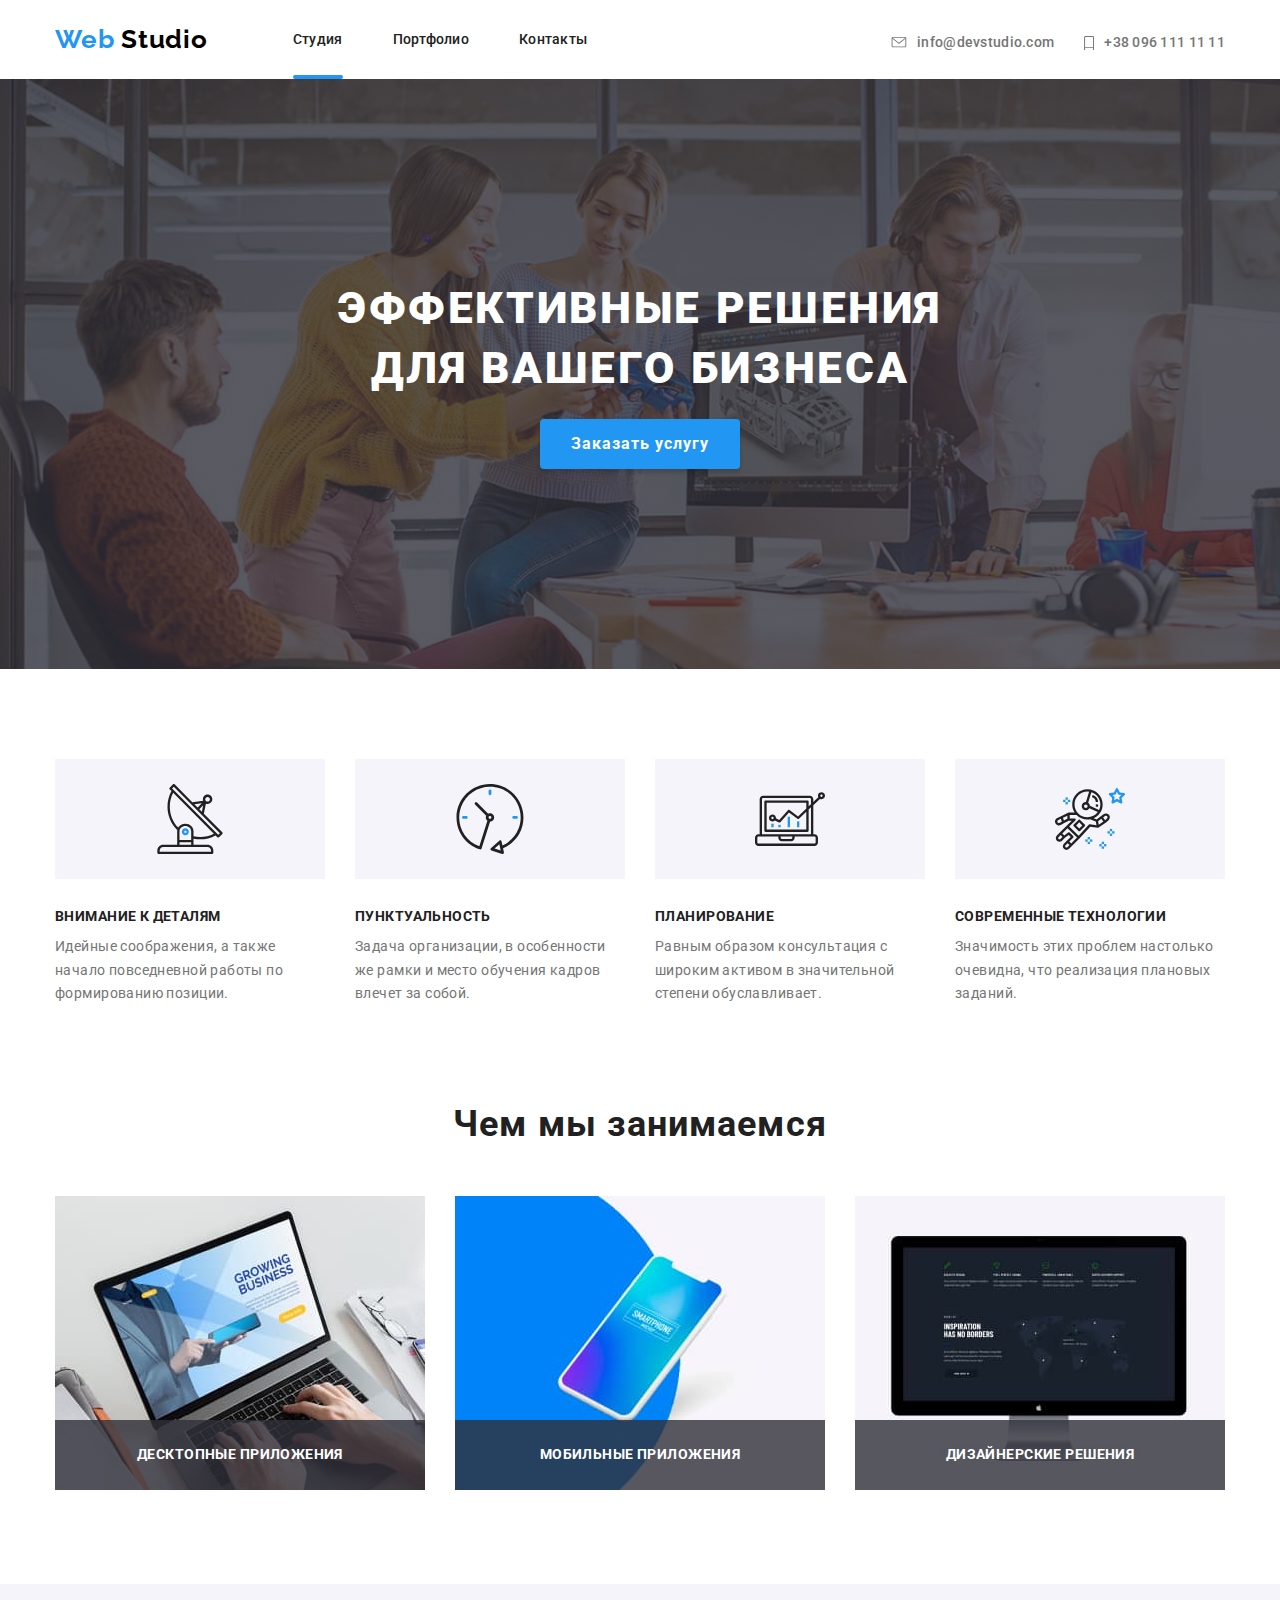
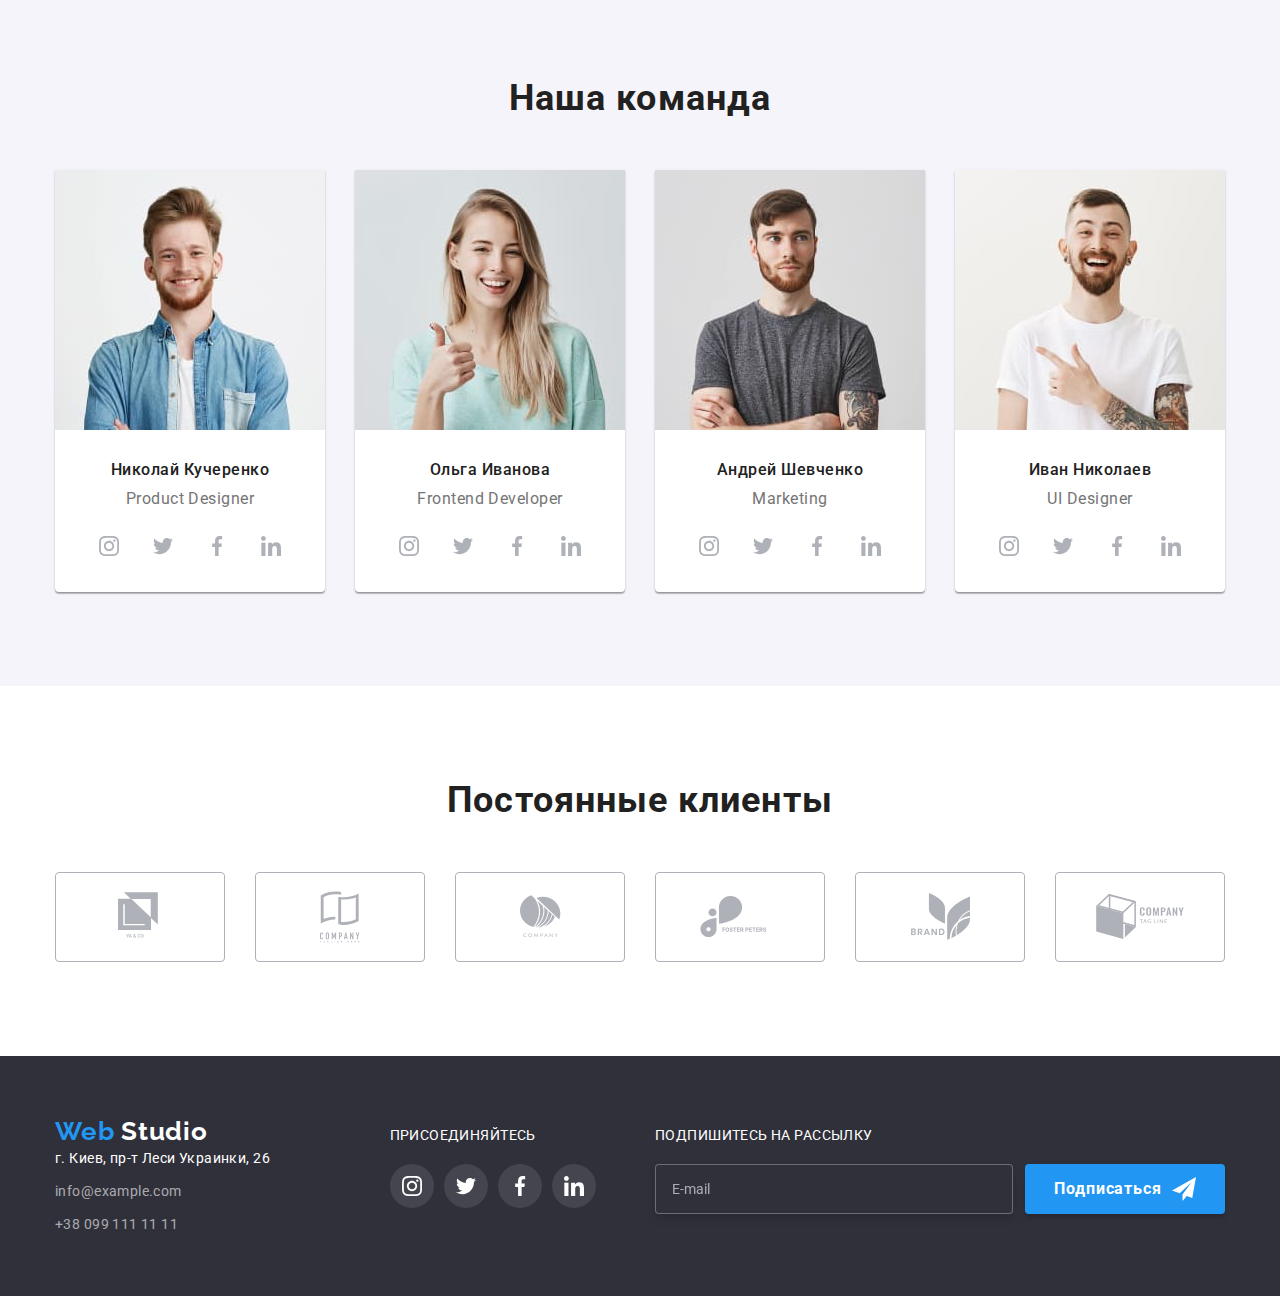
<file: index.html>
<!DOCTYPE html>
<html lang="ru">
<head>
    <meta charset="UTF-8">
    <meta name="viewport" content="width=device-width, initial-scale=1.0">
    <title lang="en">Web Studio</title>
    <link href="https://fonts.googleapis.com/css2?family=Raleway:wght@700&family=Roboto:wght@400;500;700;900&display=swap" rel="stylesheet">
    <!-- <link rel="stylesheet" href="./css/normalize.css"> -->
    <link rel="stylesheet" href="./css/main.min.css">
</head>
<body>
    <header class="web-studio-header">
        <div class="container">
            <nav class="nav">
                <a class="logo" href="./index.html" lang="en"><span>Web</span> Studio</a>
                <ul class="nav-list">
                    <li class="nav-item">
                        <a class="nav-item-link stydio-underline .link-current-color" href="./index.html">Студия</a>
                    </li>
                    <li class="nav-item">
                        <a class="nav-item-link" href="./portfolio.html">Портфолио</a>
                    </li>
                    <li class="nav-item">
                        <a class="nav-item-link" href="">Контакты</a>
                    </li>
                </ul>
            </nav>      
            <ul class="header-adress">
                <li class="header-adress-list link" >
                    <a href="mailto:info@devstudio.com">
                    <svg class="header-icon-mail" width="16" height="11">
                        <use href="./images/svg/sprite.svg#icon-envelopehover"></use>
                    </svg>info@devstudio.com
                    </a>
                </li>
                <li class="header-adress-list link">
                    <a href="tel:+380961111111">
                    <svg class="header-icon-phone">
                        <use href="./images/svg/sprite.svg#icon-Vector"></use>
                    </svg>+38 096 111 11 11
                    </a>
                </li>
            </ul>
        </div>
    </header>
    <main>
        <!-- Hero section_1 -->
        <section class="hero-section">
            <div class="hero-content">
                <h1 class="hero-title">
                    Эффективные решения для вашего бизнеса
                </h1>
                <button class="btn-general" type="button" data-modal-open>
                    Заказать услугу
                </button>    
            </div>
        </section>
        <!-- About us (+Фоновые иконки) section_2-->
        <section  class="about-section container">
            <h2 class="section-title" hidden>О нас</h2>
            <ul class="about-us-list">
                <li class="list-item">
                    <div class="about-us-bg">
                        <svg class="about-us-svg">
                            <use href="./images/svg/sprite.svg#icon-antenna"></use>
                        </svg>
                    </div>
                    <h3 class="about-second-title">Внимание к деталям</h3>
                    <p class="about-description">Идейные соображения, а также начало повседневной работы по формированию позиции.</p>
                </li>
                <li class="list-item">
                    <div class="about-us-bg">
                        <svg class="about-us-svg">
                            <use href="./images/svg/sprite.svg#icon-clock" ></use>
                        </svg>
                    </div>
                    <h3 class="about-second-title">Пунктуальность</h3>
                    <p class="about-description">Задача организации, в особенности же рамки и место обучения кадров влечет за собой.</p>
                </li>
                <li class="list-item">
                    <div class="about-us-bg">
                        <svg class="about-us-svg">
                            <use href="./images/svg/sprite.svg#icon-diagram"></use>
                        </svg>
                    </div>
                    <h3 class="about-second-title">Планирование</h3>
                    <p class="about-description">Равным образом консультация с широким активом в значительной степени обуславливает.</p>
                </li>
                <li class="list-item">
                    <div class="about-us-bg">
                        <svg class="about-us-svg">
                            <use href="./images/svg/sprite.svg#icon-astronaut"></use>
                        </svg>
                    </div>
                    <h3 class="about-second-title">Современные технологии</h3>
                    <p class="about-description">Значимость этих проблем настолько очевидна, что реализация плановых заданий.</p>
                </li>
            </ul>
        </section>
        <!-- Чем мы занимаемся section_3 -->
        <section class="what-do-we-do">
            <div class="container">
                <h2 class="section-title">Чем мы занимаемся</h2>
                <ul class="what-do-we-do-list">
                    <li class="what-our-direction">
                            <img src="./images/main/section_3/img_1.jpg" alt="человек печатает" width="370" height="294">
                            <h3 class="what-our-direction-title">Десктопные приложения</h3>
                    </li>
                    <li class="what-our-direction">
                            <img src="./images/main/section_3/img_2.jpg" alt="мобильный телефон" width="370" height="294">
                            <h3 class="what-our-direction-title">Мобильные приложения</h3>
                    </li>
                    <li class="what-our-direction">
                        <div >
                            <img class="" src="./images/main/section_3/img_3.jpg" alt="монитор со страницой сайта" width="370" height="294">
                            <h3 class="what-our-direction-title">Дизайнерские решения</h3>
                        </div>
                    </li>
                </ul>    
            </div>
        </section>
        <!-- Наша команда section_4 -->
        <section class="team-section">
            <div class="container">
                <h2 class="section-title">Наша команда</h2>
                <ul class="team-list">
                    <li class="team-card">
                        <img src="./images/main/section_4_team/img_1.jpg" alt="член команди номер 1" width="270" height="260">
                        <h3 class="team-card-title">Николай Кучеренко</h3>
                        <p class="team-card-desc" lang="en">Product Designer</p>
                        <ul class="card-social-list">
                            <li>
                                <a class="card-social-list-link" href="" >
                                    <svg class="icon-svg" width="20px" height="20px">
                                        <use href="./images/svg/sprite.svg#icon-instagram2"></use>
                                    </svg>
                                </a>
                                
                            </li>
                            <li>
                                <a class="card-social-list-link" href="">
                                    <svg class="icon-svg" width="20px" height="20px">
                                        <use href="./images/svg/sprite.svg#icon-twitter1"></use>
                                    </svg>
                                </a>
                            </li>
                            <li>
                                <a class="card-social-list-link" href="">
                                    <svg class="icon-svg" width="20px" height="20px">
                                        <use href="./images/svg/sprite.svg#icon-facebook1"></use>
                                    </svg>
                                </a>
                            </li>
                            <li>
                                <a class="card-social-list-link" href="">
                                    <svg class="icon-svg" width="20px" height="20px">
                                        <use href="./images/svg/sprite.svg#icon-linkedin1"></use>
                                    </svg>
                                </a>
                            </li>
                        </ul>
                    </li>
                    <li class="team-card">
                        <img src="./images/main/section_4_team/img_2.jpg" alt="член команди номер 2" width="270" height="260">
                        <h3 class="team-card-title">Ольга Иванова</h3>
                        <p class="team-card-desc" lang="en">Frontend Developer</p>
                        <ul class="card-social-list">
                            <li>
                                <a class="card-social-list-link" href="" >
                                    <svg class="icon-svg" width="20px" height="20px">
                                        <use href="./images/svg/sprite.svg#icon-instagram2"></use>
                                    </svg>
                                </a>
                                
                            </li>
                            <li>
                                <a class="card-social-list-link" href="">
                                    <svg class="icon-svg" width="20px" height="20px">
                                        <use class="icon-svg" href="./images/svg/sprite.svg#icon-twitter1"></use>
                                    </svg>
                                </a>
                            </li>
                            <li>
                                <a class="card-social-list-link" href="">
                                    <svg class="icon-svg" width="20px" height="20px">
                                        <use href="./images/svg/sprite.svg#icon-facebook1"></use>
                                    </svg>
                                </a>
                            </li>
                            <li>
                                <a class="card-social-list-link" href="">
                                    <svg class="icon-svg" width="20px" height="20px">
                                        <use class="icon-svg" href="./images/svg/sprite.svg#icon-linkedin1"></use>
                                    </svg>
                                </a>
                            </li>
                        </ul>
                    </li>
                    <li class="team-card">
                        <img src="./images/main/section_4_team/img_3.jpg" alt="член команди номер 3" width="270" height="260">
                        <h3 class="team-card-title">Андрей Шевченко</h3>
                        <p class="team-card-desc" lang="en">Marketing</p>
                        <ul class="card-social-list">
                            <li>
                                <a class="card-social-list-link" href="" >
                                    <svg class="icon-svg" width="20px" height="20px">
                                        <use href="./images/svg/sprite.svg#icon-instagram2"></use>
                                    </svg>
                                </a>
                                
                            </li>
                            <li>
                                <a class="card-social-list-link" href="">
                                    <svg class="icon-svg" width="20px" height="20px">
                                        <use class="icon-svg" href="./images/svg/sprite.svg#icon-twitter1"></use>
                                    </svg>
                                </a>
                            </li>
                            <li>
                                <a class="card-social-list-link" href="">
                                    <svg class="icon-svg" width="20px" height="20px">
                                        <use href="./images/svg/sprite.svg#icon-facebook1"></use>
                                    </svg>
                                </a>
                            </li>
                            <li>
                                <a class="card-social-list-link" href="">
                                    <svg class="icon-svg" width="20px" height="20px">
                                        <use class="icon-svg" href="./images/svg/sprite.svg#icon-linkedin1"></use>
                                    </svg>
                                </a>
                            </li>
                        </ul>
                    </li>
                    <li class="team-card">
                        <img src="./images/main/section_4_team/img_4.jpg" alt="член команди номер 4" width="270" height="260">
                        <h3 class="team-card-title">Иван Николаев</h3>
                        <p class="team-card-desc" lang="en">UI Designer</p>
                        <ul class="card-social-list">
                            <li>
                                <a class="card-social-list-link" href="" >
                                    <svg class="icon-svg" width="20px" height="20px">
                                        <use href="./images/svg/sprite.svg#icon-instagram2"></use>
                                    </svg>
                                </a>
                                
                            </li>
                            <li>
                                <a class="card-social-list-link" href="">
                                    <svg class="icon-svg" width="20px" height="20px">
                                        <use class="icon-svg" href="./images/svg/sprite.svg#icon-twitter1"></use>
                                    </svg>
                                </a>
                            </li>
                            <li>
                                <a class="card-social-list-link" href="">
                                    <svg class="icon-svg" width="20px" height="20px">
                                        <use href="./images/svg/sprite.svg#icon-facebook1"></use>
                                    </svg>
                                </a>
                            </li>
                            <li>
                                <a class="card-social-list-link" href="">
                                    <svg class="icon-svg" width="20px" height="20px">
                                        <use class="icon-svg" href="./images/svg/sprite.svg#icon-linkedin1"></use>
                                    </svg>
                                </a>
                            </li>
                        </ul>
                    </li>
                </ul>
    
            </div>

        </section>
        <!-- Постоянные клиенты scetion_5 -->
        <section class="regular-clients-section container">
            <h2 class="section-title">Постоянные клиенты</h2>
            <ul class="regular-klients-list">
                <li class="clients-logo">
                    <a class="clients-logo-link" href="" >
                        <svg width="44" height="49">
                            <use class="regular-clients-icon" href="./images/svg/sprite.svg#icon-logo1" ></use>
                        </svg>
                    </a>
                </li>
                <li>
                    <a class="clients-logo-link" href="">
                        <svg width="40" height="52">
                            <use href="./images/svg/sprite.svg#icon-logo2" width="40" height="52"></use>
                        </svg>
                    </a>
                </li>
                <li>
                    <a class="clients-logo-link" href="">
                        <svg width="41" height="42.6">
                            <use href="./images/svg/sprite.svg#icon-logo3"></use>
                        </svg>
                    </a>
                </li>
                <li>
                    <a class="clients-logo-link" href="">
                        <svg width="79.66" height="42.02">
                            <use href="./images/svg/sprite.svg#icon-logo4"></use>
                        </svg>
                    </a>
                </li>
                <li>
                    <a class="clients-logo-link" href="">
                        <svg width="59" height="47">
                            <use href="./images/svg/sprite.svg#icon-logo5"></use>
                        </svg>
                    </a>
                </li>
                <li>
                    <a class="clients-logo-link" href="">
                        <svg width="88.48" height="45.44">
                            <use href="./images/svg/sprite.svg#icon-logo6"></use>
                        </svg>
                    </a>
                </li>
            </ul>
        </section>
    </main>
    <footer class="footer">
        <div class="container">
            <div class="footer-adress">
                <a class="logo" href="" lang="en"><span>Web</span> <span class="footer-logo">Studio</span></a>
                <ul>
                    <li class="footer-adress-item">
                        <a class="footer-adress-link" href="https://goo.gl/maps/uBGR4EbeHuh7jFkM7" target="_blank">г. Киев, пр-т Леси Украинки, 26</a>
                    </li>
                    <li class="footer-adress-item">
                        <a class="footer-adress-link transparent" href="mailto:info@example.com">info@example.com</a>
                    </li>
                    <li class="footer-adress-item">
                        <a class="footer-adress-link transparent" href="tel:+380991111111">+38 099 111 11 11</a>
                    </li>
                </ul>
            </div>
             <div class="footer-social">
                    <b class="foter-social-title">присоединяйтесь</b>
                    <ul class="footer-social-list">
                        <li>
                            <a class="footer-social-list-item" href="">
                                <svg width="20" height="20">
                                    <use href="./images/svg/sprite.svg#icon-instagram2"></use>
                                </svg>
                            </a>
                        </li>
                        <li>
                            <a class="footer-social-list-item" href="">
                                <svg width="20" height="20">
                                    <use href="./images/svg/sprite.svg#icon-twitter1"></use>
                                </svg>
                            </a>
                        </li>
                        <li>
                            <a class="footer-social-list-item" href="">
                                <svg width="20" height="20">
                                    <use href="./images/svg/sprite.svg#icon-facebook1"></use>
                                </svg>
                            </a>
                        </li>
                        <li>
                            <a class="footer-social-list-item" href="">
                                <svg width="20" height="20">
                                    <use href="./images/svg/sprite.svg#icon-linkedin1"></use>
                                </svg>
                            </a>
                        </li>
                    </ul>        
            </div>  
            <div class="footer-subscribe-form-container">
                <b class="foter-social-title">Подпишитесь на рассылку</b>
                <form class="footer-subscribe-form" action="#">
                    <input class="form-imput-email" type="email" name="user-email" placeholder="E-mail" required>
                    <button class="btn-general" type="submit">Подписаться
                        <svg class="fill-icon-send" width="24" height="24">
                            <use href="./images/svg/sprite.svg#icon-icon-send"></use>
                        </svg>
                    </button>    
                </form>
            </div>  
        </div>
    </footer>
    <div class="backdrop is-hidden" data-modal>
        <form action="#" class="modal-form">
            <h2 class="modal-form-title">Оставьте свои данные, мы вам перезвоним</h2>
            <div class="modal-form-input-wrapper">
                <input type="text" name="user-name" id="user-modal-name" class="modal-form-input" placeholder=" " required>
                <label for="user-modal-name" class="modal-form-label" >Имя</label>
                <svg class="modal-form-svg">
                    <use href="./images/svg/sprite.svg#icon-person-black-18dp-1"></use>
                </svg>
            </div>
            <div class="modal-form-input-wrapper">
                <input type="tel" name="user-tel" id="user-modal-tel" class="modal-form-input" placeholder=" " required>
                <label for="user-modal-tel" class="modal-form-label" >Телефон</label>
                <svg class="modal-form-svg">
                    <use href="./images/svg/sprite.svg#icon-phone-black-18dp-1"></use>
                </svg>
            </div>
            <div class="modal-form-input-wrapper">
                <input type="email" name="user-mail" id="user-modal-mail" class="modal-form-input" placeholder=" " required>
                <label for="user-modal-mail" class="modal-form-label" >Почта</label>
                <svg class="modal-form-svg">
                    <use href="./images/svg/sprite.svg#icon-email-black-18dp-1"></use>
                </svg>
            </div>
            <textarea name="user-message" class="modal-form-message" placeholder="Комментарий"></textarea>
            <label  class="modal-form-option-label">
                <!-- <span class="modal-form-custom-checkbox"></span> -->
                <input type="checkbox" name="user-agree" class="modal-form-checkbox" required>
                <span class="modal-form-checkbox-icon"></span>
                <span class="modal-form-option-agree">Соглашаюсь с рассылкой и принимаю&nbsp;<a href="" class="condition">Условия договора</a></span>
            </label>
                
            <button class="btn-general" type="submit">Отправить</button>
            <button type="button" class="close-button" data-modal-close>
                <svg class="modal-form-close-svg">
                    <use href="./images/svg/sprite.svg#icon-close-black-18dp1"></use>
                </svg> 
            </button>
        </form>
    </div>
    <script src="./js/modal.js"></script>

</body>
</html>
</file>
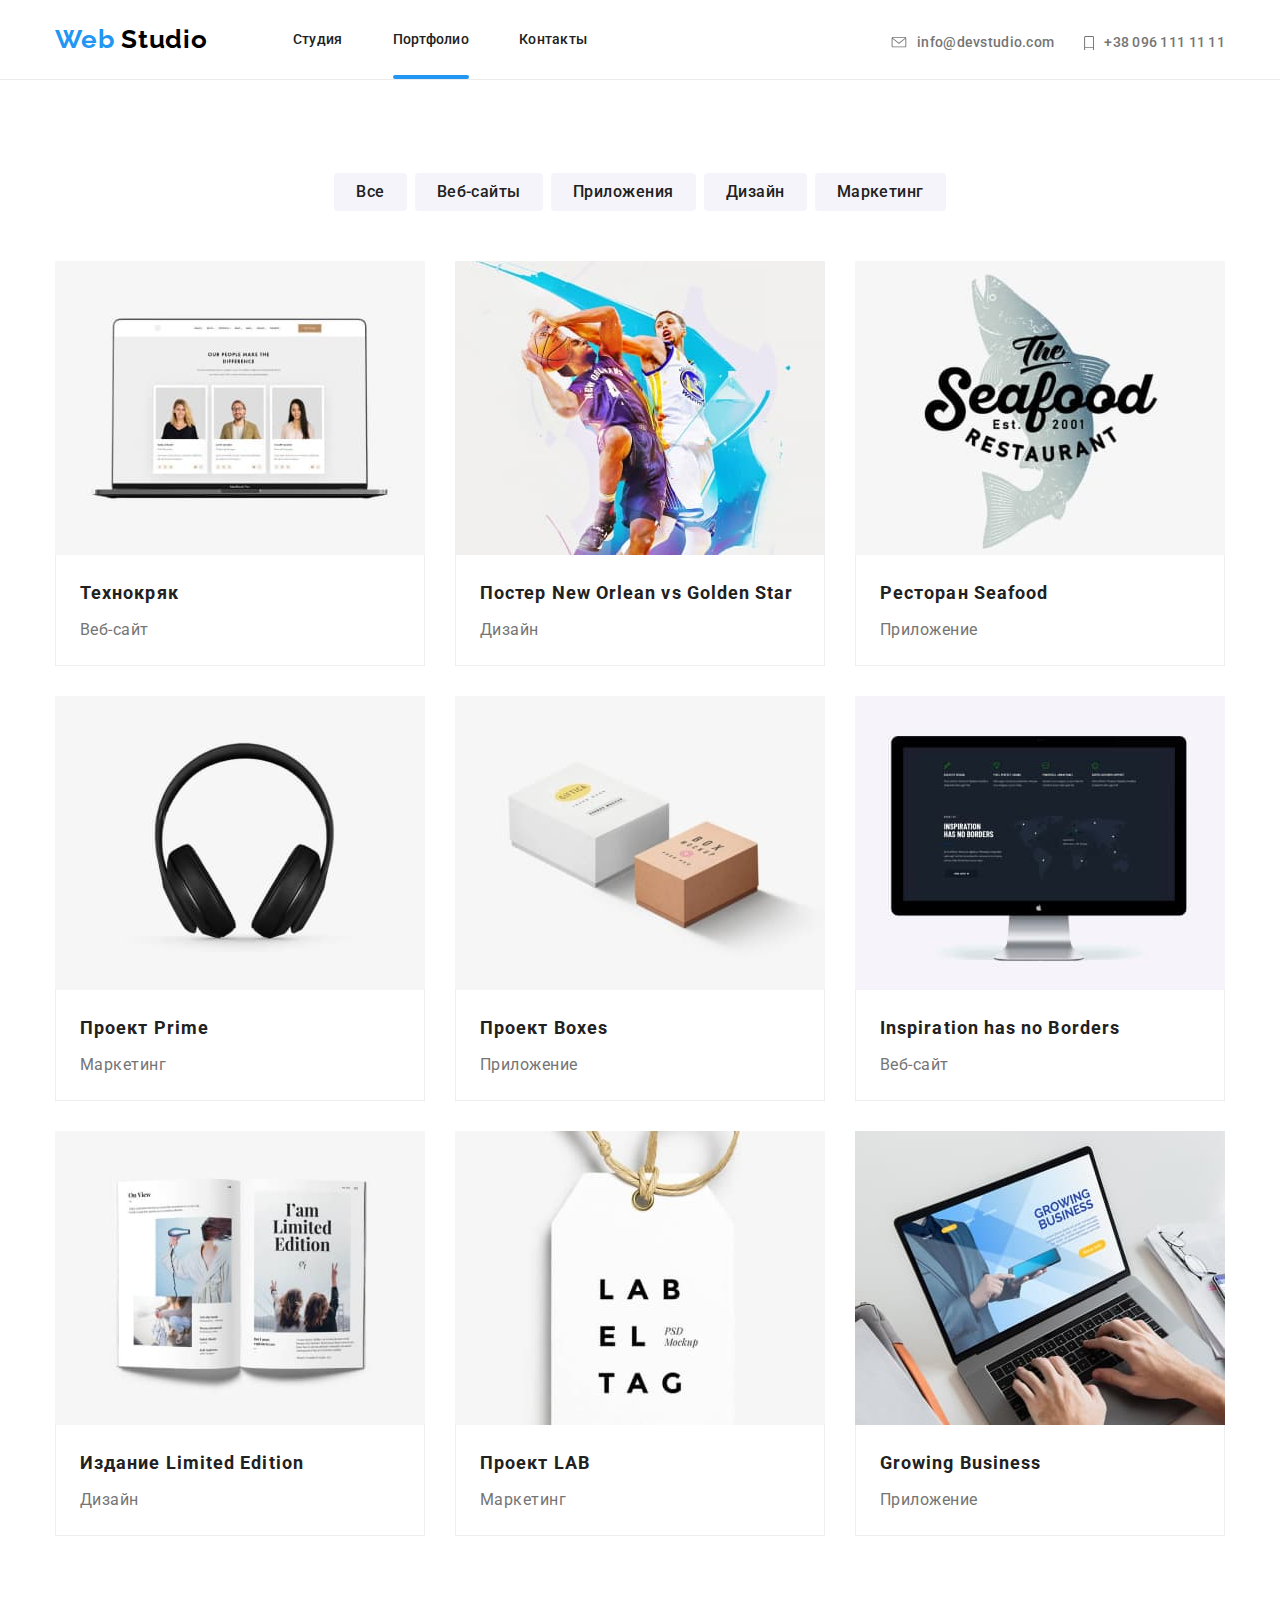
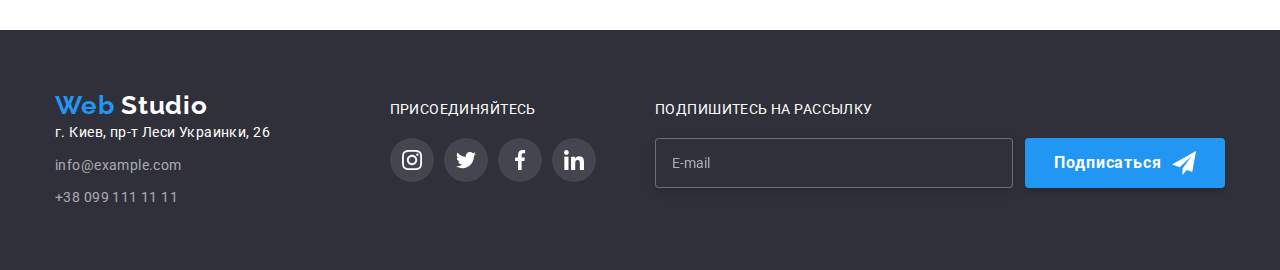
<file: portfolio.html>
<!DOCTYPE html>
<html lang="ru">
<head>
    <meta charset="UTF-8">
    <meta name="viewport" content="width=device-width, initial-scale=1.0">
    <title lang="en">Web Studio</title>
    <link href="https://fonts.googleapis.com/css2?family=Raleway:wght@700&family=Roboto:wght@400;500;700;900&display=swap" rel="stylesheet">
    <!-- <link rel="stylesheet" href="./css/normalize.css"> -->
    <link rel="stylesheet" href="./css/main.min.css">

</head>
<body>
    <header class="web-studio-header header-border">
        <div class="container">
            <nav class="nav">
                <a class="logo" href="./index.html" lang="en"><span>Web</span> Studio</a>
                <ul class="nav-list">
                    <li class="nav-item">
                        <a class="nav-item-link" href="./index.html">Студия</a>
                    </li>
                    <li class="nav-item">
                        <a class="nav-item-link stydio-underline current-color" href="./portfolio.html">Портфолио</a>
                    </li>
                    <li class="nav-item">
                        <a class="nav-item-link" href="">Контакты</a>
                    </li>
                </ul>
            </nav>      
            <ul class="header-adress">
                <li class="header-adress-list link" >
                    <a href="mailto:info@devstudio.com">
                    <svg class="header-icon-mail" width="16" height="11">
                        <use href="./images/svg/sprite.svg#icon-envelopehover"></use>
                    </svg>info@devstudio.com
                    </a>
                </li>
                <li class="header-adress-list link">
                    <a href="tel:+380961111111">
                    <svg class="header-icon-phone">
                        <use href="./images/svg/sprite.svg#icon-Vector"></use>
                    </svg>+38 096 111 11 11
                    </a>
                </li>
            </ul>
        </div>
    </header>
    <main>
        <section class="filter-section container">
            <div class="filter">
                <h1 hidden>Портфолио</h1>
                <ul class="filter-list">
                    <li class="filter-item">
                        <button class="filter-button" type="button">Все</button>
                    </li>
                    <li class="filter-item">
                        <button class="filter-button" type="button">Веб-сайты</button>
                    </li>
                    <li class="filter-item">
                        <button class="filter-button" type="button">Приложения</button>
                    </li>
                    <li class="filter-item">
                        <button class="filter-button" type="button">Дизайн</button>
                    </li>
                    <li class="filter-item">
                        <button class="filter-button" type="button">Маркетинг</button>
                    </li>
                </ul>
            </div>
            <ul class="portfolio-list">
                <li class="portfolio-item"> 
                    <a href="">
                        <div class="portfolio-item-img-wrapper">
                            <img src="./images/portfolio/img-portfolio-1.jpg" alt="пример работы - веб-сайт">
                            <div class="portfolio-item-overlay">
                                <p class="portfolio-item-desc">Технокряк это современная площадка распространения коронавируса. Компании используют эту платформу для цифрового шпионажа и атак на защищённые сервера конкурентов.</p>
                            </div>  
                        </div>
                        <div class="portfolio-item-desc-bg">
                            <h2 class="protfolio-item-title">Технокряк</h2>
                            <p class="portfolio-item-product">Веб-сайт</p>    
                        </div>
                    </a>
                </li>
                <li class="portfolio-item"> 
                    <a href="">
                        <div class="portfolio-item-img-wrapper">
                            <img src="./images/portfolio/img-portfolio-2.jpg" alt="пример работы - дизайн постера">
                            <div class="portfolio-item-overlay">
                                <p class="portfolio-item-desc">Lorem ipsum dolor sit amet consectetur adipisicing elit. Ipsum, veniam! Facere vel quibusdam beatae cumque.</p>
                            </div>  
                        </div>
                        <div class="portfolio-item-desc-bg">
                            <h2 class="protfolio-item-title">Постер New Orlean vs Golden Star</h2>
                            <p class="portfolio-item-product">Дизайн</p>
                        </div>
                    </a>
                </li>
                <li class="portfolio-item"> 
                    <a href="">
                        <div class="portfolio-item-img-wrapper">
                            <img src="./images/portfolio/img-portfolio-3.jpg" alt="пример работы - приложение">
                            <div class="portfolio-item-overlay">
                                <p class="portfolio-item-desc">Lorem ipsum dolor sit amet consectetur adipisicing elit. Temporibus eos voluptatem illum. Error, ratione maiores?</p>
                            </div>
                        </div>
                        <div class="portfolio-item-desc-bg">
                            <h2 class="protfolio-item-title">Ресторан Seafood</h2>
                            <p class="portfolio-item-product">Приложение</p>
                        </div>
                    </a>
                </li>
                <li class="portfolio-item"> 
                    <a href="">
                        <div class="portfolio-item-img-wrapper">
                            <img src="./images/portfolio/img-portfolio-4.jpg" alt="пример работы - маркетинг">
                            <div class="portfolio-item-overlay">
                                <p class="portfolio-item-desc">Lorem ipsum dolor sit amet consectetur adipisicing elit. Temporibus eos voluptatem illum. Error, ratione maiores?</p>
                            </div>
                        </div>
                        <div class="portfolio-item-desc-bg">
                            <h2 class="protfolio-item-title">Проект Prime</h2>
                            <p class="portfolio-item-product">Маркетинг</p>
                        </div>
                    </a>
                </li>
                <li class="portfolio-item"> 
                    <a href="">
                        <div class="portfolio-item-img-wrapper">
                            <img src="./images/portfolio/img-portfolio-5.jpg" alt="пример работы - приложение">
                            <div class="portfolio-item-overlay">
                                <p class="portfolio-item-desc">Lorem ipsum dolor sit amet consectetur adipisicing elit. Temporibus eos voluptatem illum. Error, ratione maiores?</p>
                            </div>
                        </div>
                        <div class="portfolio-item-desc-bg">
                            <h2 class="protfolio-item-title">Проект Boxes</h2>
                            <p class="portfolio-item-product">Приложение</p>
                        </div>
                    </a>
                </li>
                <li class="portfolio-item"> 
                    <a href="">
                        <div class="portfolio-item-img-wrapper">
                            <img src="./images/portfolio/img-portfolio-6.jpg" alt="пример работы - веб-сайт">
                            <div class="portfolio-item-overlay">
                                <p class="portfolio-item-desc">Lorem ipsum dolor sit amet consectetur adipisicing elit. Temporibus eos voluptatem illum. Error, ratione maiores?</p>
                            </div>
                        </div>
                        <div class="portfolio-item-desc-bg">
                            <h2 class="protfolio-item-title">Inspiration has no Borders</h2>
                            <p class="portfolio-item-product">Веб-сайт</p>
                        </div>
                    </a>
                </li>
                <li class="portfolio-item"> 
                    <a href="">
                        <div class="portfolio-item-img-wrapper">
                            <img src="./images/portfolio/img-portfolio-7.jpg" alt="пример работы - дизайн">
                            <div class="portfolio-item-overlay">
                                <p class="portfolio-item-desc">Lorem ipsum dolor sit amet consectetur adipisicing elit. Temporibus eos voluptatem illum. Error, ratione maiores?</p>
                            </div>
                        </div>
                        <div class="portfolio-item-desc-bg">
                            <h2 class="protfolio-item-title">Издание Limited Edition</h2>
                            <p class="portfolio-item-product">Дизайн</p>
                        </div>
                    </a>
                </li>
                <li class="portfolio-item"> 
                    <a href="">
                        <div class="portfolio-item-img-wrapper">
                            <img src="./images/portfolio/img-portfolio-8.jpg" alt="пример работы - маркетинг">
                            <div class="portfolio-item-overlay">
                                <p class="portfolio-item-desc">Lorem ipsum dolor sit amet consectetur adipisicing elit. Temporibus eos voluptatem illum. Error, ratione maiores?</p>
                            </div>
                        </div>
                        <div class="portfolio-item-desc-bg">
                            <h2 class="protfolio-item-title">Проект LAB</h2>
                            <p class="portfolio-item-product">Маркетинг</p>
                        </div>
                    </a> 
                </li>
                <li class="portfolio-item"> 
                    <a href="">
                        <div class="portfolio-item-img-wrapper">
                            <img src="./images/portfolio/img-portfolio-9.jpg" alt="пример работы - приложение">
                            <div class="portfolio-item-overlay">
                                <p class="portfolio-item-desc">Lorem ipsum dolor sit amet consectetur adipisicing elit. Temporibus eos voluptatem illum. Error, ratione maiores?</p>
                            </div>
                        </div>
                        
                        <div class="portfolio-item-desc-bg">
                            <h2 class="protfolio-item-title">Growing Business</h2>
                            <p class="portfolio-item-product">Приложение</p>
                        </div>
                    </a>
                </li>
            </ul>
        </section>
    </main>
    <footer class="footer">
        <div class="container">
            <div class="footer-adress">
                <a class="logo" href="" lang="en"><span>Web</span> <span class="footer-logo">Studio</span></a>
                <ul>
                    <li class="footer-adress-item">
                        <a class="footer-adress-link" href="https://goo.gl/maps/uBGR4EbeHuh7jFkM7" target="_blank">г. Киев, пр-т Леси Украинки, 26</a>
                    </li>
                    <li class="footer-adress-item">
                        <a class="footer-adress-link transparent" href="mailto:info@example.com">info@example.com</a>
                    </li>
                    <li class="footer-adress-item">
                        <a class="footer-adress-link transparent" href="tel:+380991111111">+38 099 111 11 11</a>
                    </li>
                </ul>
            </div>
             <div class="footer-social">
                    <b class="foter-social-title">присоединяйтесь</b>
                    <ul class="footer-social-list">
                        <li>
                            <a class="footer-social-list-item" href="">
                                <svg width="20" height="20">
                                    <use href="./images/svg/sprite.svg#icon-instagram2"></use>
                                </svg>
                            </a>
                        </li>
                        <li>
                            <a class="footer-social-list-item" href="">
                                <svg width="20" height="20">
                                    <use href="./images/svg/sprite.svg#icon-twitter1"></use>
                                </svg>
                            </a>
                        </li>
                        <li>
                            <a class="footer-social-list-item" href="">
                                <svg width="20" height="20">
                                    <use href="./images/svg/sprite.svg#icon-facebook1"></use>
                                </svg>
                            </a>
                        </li>
                        <li>
                            <a class="footer-social-list-item" href="">
                                <svg width="20" height="20">
                                    <use href="./images/svg/sprite.svg#icon-linkedin1"></use>
                                </svg>
                            </a>
                        </li>
                    </ul>        
            </div>  
            <div class="footer-subscribe-form-container">
                <b class="foter-social-title">Подпишитесь на рассылку</b>
                <form class="footer-subscribe-form" action="#">
                    <input class="form-imput-email" type="email" name="user-email" placeholder="E-mail" required>
                    <div class="footer-btn">
                        <button class="btn-general" type="submit">Подписаться
                            <svg class="fill-icon-send" width="24" height="24">
                                <use href="./images/svg/sprite.svg#icon-icon-send"></use>
                            </svg>
                        </button>    
                    </div>
                </form>
            </div>  
        </div>
    </footer>

</body>
</html>
</file>
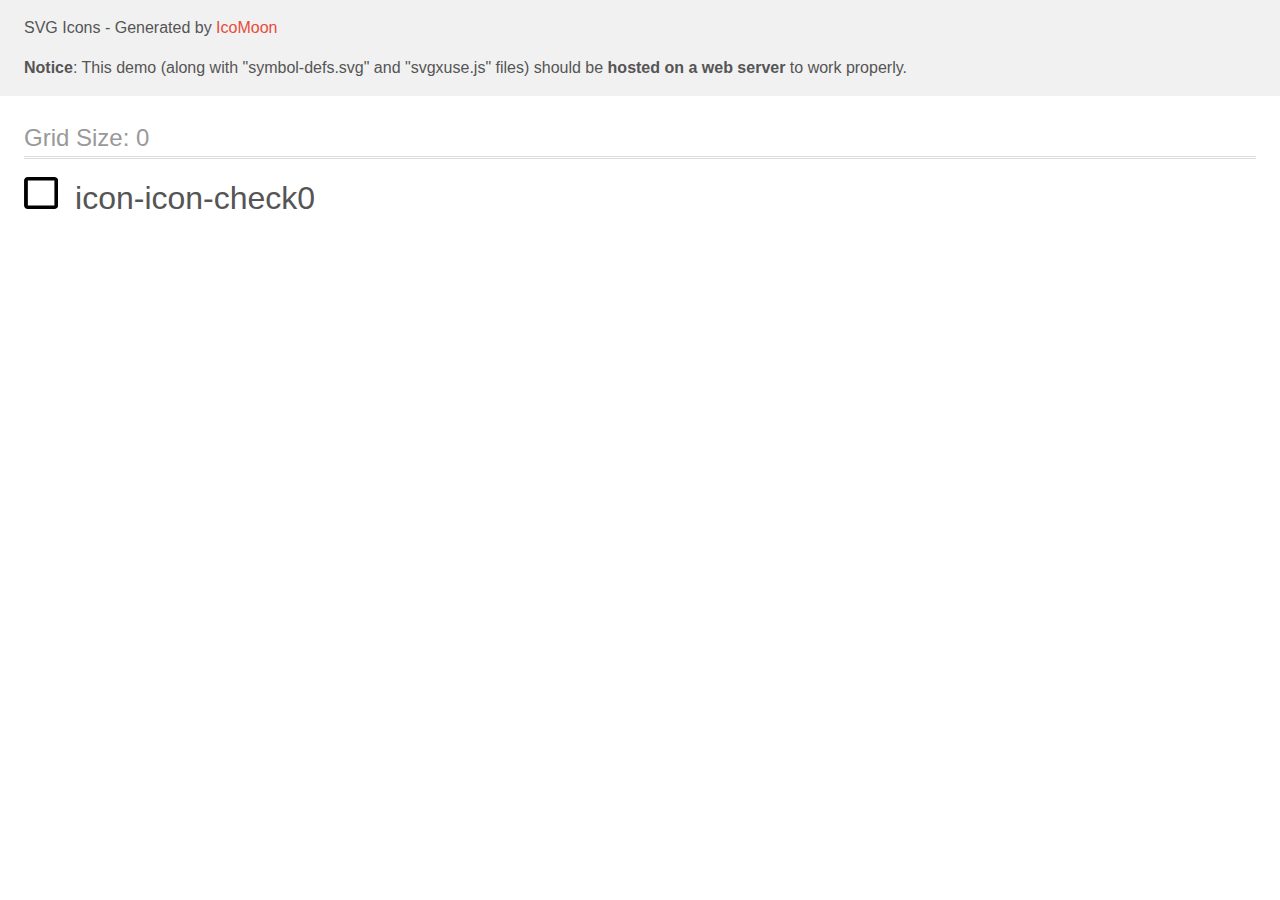
<file: images/svg/check0/demo-external-svg.html>
<!doctype html>
<html>
<head>
    <title>IcoMoon - SVG Icons</title>
    <meta charset="utf-8">
    <meta name="viewport" content="width=device-width, initial-scale=1">
    <link rel="stylesheet" href="demo-files/demo.css">
    <link rel="stylesheet" href="style.css">
</head>
<body>
<header class="bgc1 clearfix">
<div class="mhl">
    <p>SVG Icons - Generated by <a href="https://icomoon.io/app">IcoMoon</a></p><p><strong>Notice</strong>: This demo (along with "symbol-defs.svg" and "svgxuse.js" files) should be <b>hosted on a web server</b> to work properly.</p>
</div>
</header>
    <div class="clearfix mhl ptl">
        <h1 class="mvm mtn fgc1">Grid Size: 0</h1>
        <div class="glyph fs1">
            <div class="clearfix pbs">
                <svg class="icon icon-icon-check0"><use xlink:href="symbol-defs.svg#icon-icon-check0"></use></svg><span class="name"> icon-icon-check0</span>
            </div>
        </div>
  </div>
<script defer src="svgxuse.js"></script>
</body>
</html>
</file>
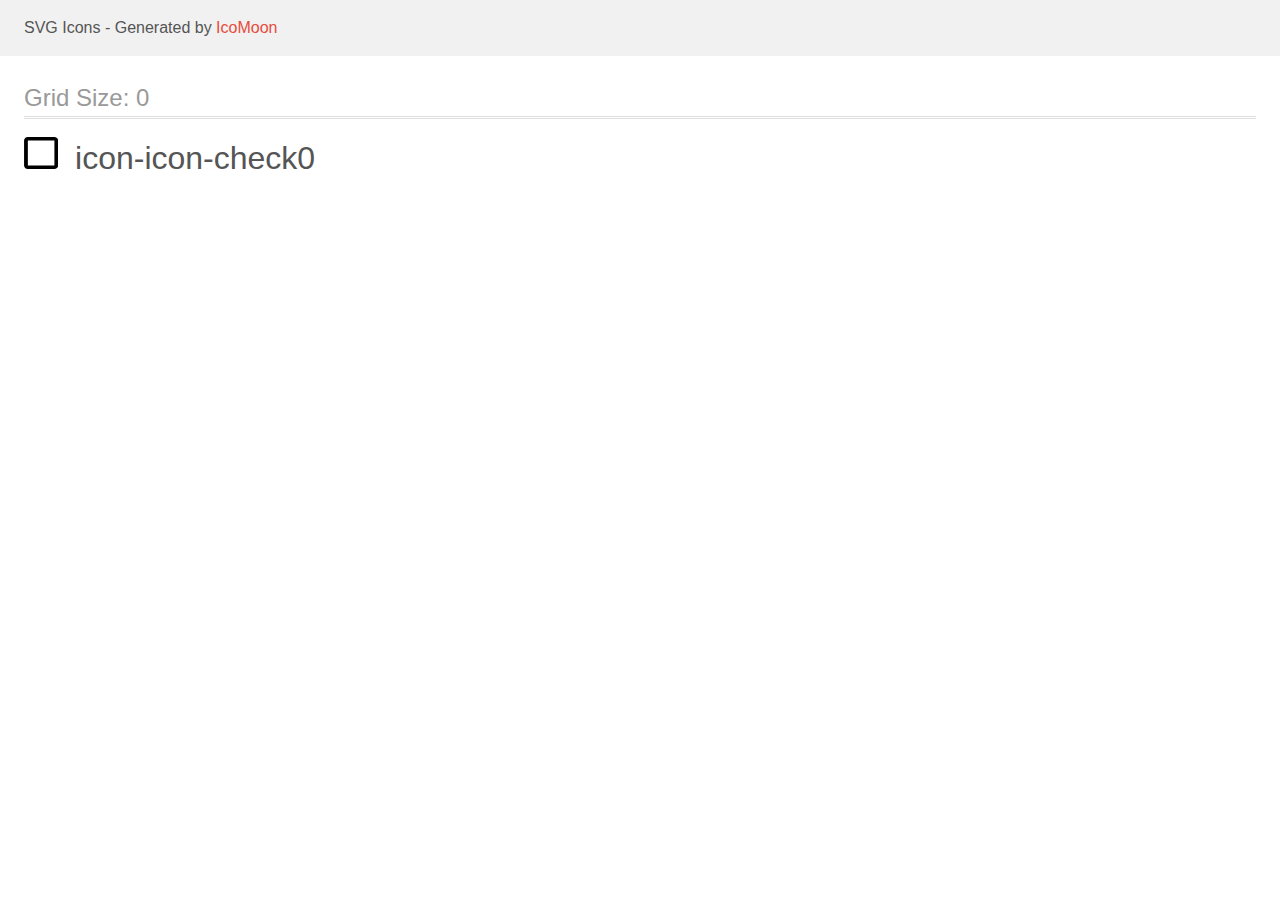
<file: images/svg/check0/demo.html>
<!doctype html>
<html>
<head>
    <title>IcoMoon - SVG Icons</title>
    <meta charset="utf-8">
    <meta name="viewport" content="width=device-width, initial-scale=1">
    <link rel="stylesheet" href="demo-files/demo.css">
    <link rel="stylesheet" href="style.css">
</head>
<body>
<svg aria-hidden="true" style="position: absolute; width: 0; height: 0; overflow: hidden;" version="1.1" xmlns="http://www.w3.org/2000/svg" xmlns:xlink="http://www.w3.org/1999/xlink">
<defs>
<symbol id="icon-icon-check0" viewBox="0 0 34 32">
<path d="M30.341 3.556v24.889h-26.548v-24.889h26.548zM30.341 0h-26.548c-2.086 0-3.793 1.6-3.793 3.556v24.889c0 1.956 1.707 3.556 3.793 3.556h26.548c2.086 0 3.793-1.6 3.793-3.556v-24.889c0-1.956-1.707-3.556-3.793-3.556z"></path>
</symbol>
</defs>
</svg>

<header class="bgc1 clearfix">
<div class="mhl">
    <p>SVG Icons - Generated by <a href="https://icomoon.io/app">IcoMoon</a></p>
</div>
</header>
    <div class="clearfix mhl ptl">
        <h1 class="mvm mtn fgc1">Grid Size: 0</h1>
        <div class="glyph fs1">
            <div class="clearfix pbs">
                <svg class="icon icon-icon-check0"><use xlink:href="#icon-icon-check0"></use></svg><span class="name"> icon-icon-check0</span>
            </div>
        </div>
  </div>
<script defer src="svgxuse.js"></script>
</body>
</html>
</file>
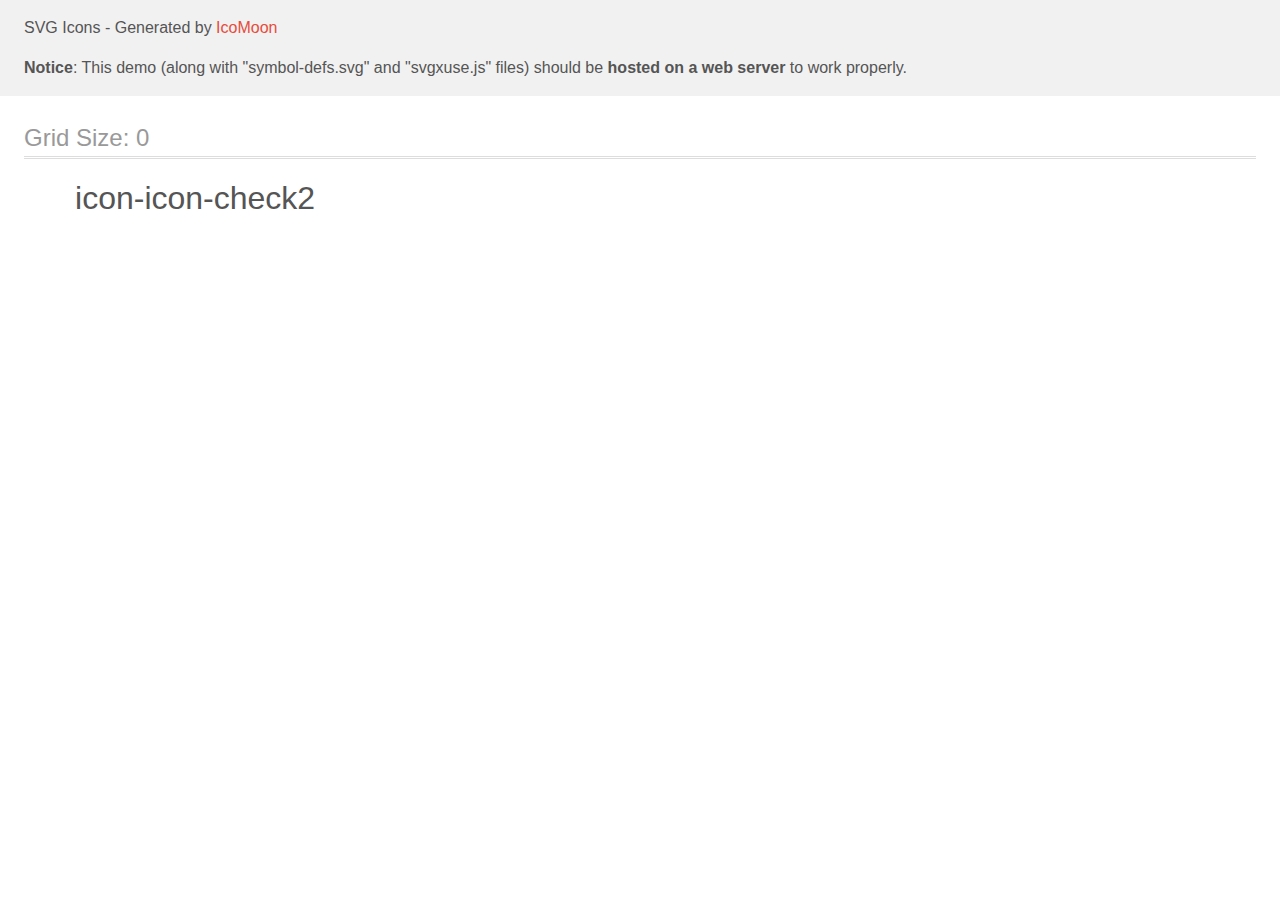
<file: images/svg/icomoon (2)/demo-external-svg.html>
<!doctype html>
<html>
<head>
    <title>IcoMoon - SVG Icons</title>
    <meta charset="utf-8">
    <meta name="viewport" content="width=device-width, initial-scale=1">
    <link rel="stylesheet" href="demo-files/demo.css">
    <link rel="stylesheet" href="style.css">
</head>
<body>
<header class="bgc1 clearfix">
<div class="mhl">
    <p>SVG Icons - Generated by <a href="https://icomoon.io/app">IcoMoon</a></p><p><strong>Notice</strong>: This demo (along with "symbol-defs.svg" and "svgxuse.js" files) should be <b>hosted on a web server</b> to work properly.</p>
</div>
</header>
    <div class="clearfix mhl ptl">
        <h1 class="mvm mtn fgc1">Grid Size: 0</h1>
        <div class="glyph fs1">
            <div class="clearfix pbs">
                <svg class="icon icon-icon-check2"><use xlink:href="symbol-defs.svg#icon-icon-check2"></use></svg><span class="name"> icon-icon-check2</span>
            </div>
        </div>
  </div>
<script defer src="svgxuse.js"></script>
</body>
</html>
</file>
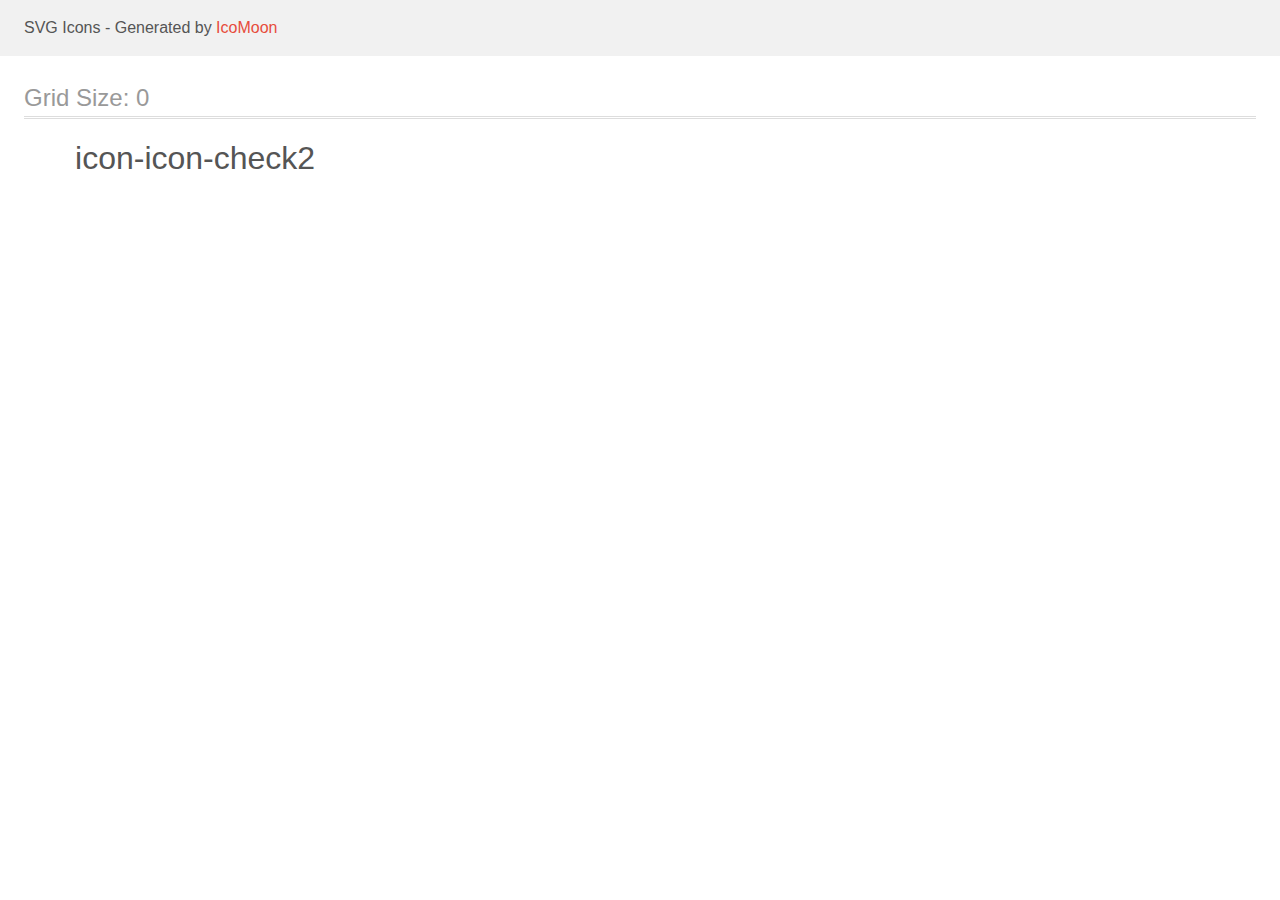
<file: images/svg/icomoon (2)/demo.html>
<!doctype html>
<html>
<head>
    <title>IcoMoon - SVG Icons</title>
    <meta charset="utf-8">
    <meta name="viewport" content="width=device-width, initial-scale=1">
    <link rel="stylesheet" href="demo-files/demo.css">
    <link rel="stylesheet" href="style.css">
</head>
<body>
<svg aria-hidden="true" style="position: absolute; width: 0; height: 0; overflow: hidden;" version="1.1" xmlns="http://www.w3.org/2000/svg" xmlns:xlink="http://www.w3.org/1999/xlink">
<defs>
<symbol id="icon-icon-check2" viewBox="0 0 34 32">
<path fill="#fff" style="fill: var(--color1, #fff); stroke: var(--color1, #fff)" stroke="#fff" stroke-linejoin="miter" stroke-linecap="butt" stroke-miterlimit="4" stroke-width="0.4267" d="M8.442 16.537l-0.147-0.14-2.205 2.088 7.767 7.41 16.318-15.567-2.19-2.089-14.128 13.465-5.416-5.167z"></path>
</symbol>
</defs>
</svg>

<header class="bgc1 clearfix">
<div class="mhl">
    <p>SVG Icons - Generated by <a href="https://icomoon.io/app">IcoMoon</a></p>
</div>
</header>
    <div class="clearfix mhl ptl">
        <h1 class="mvm mtn fgc1">Grid Size: 0</h1>
        <div class="glyph fs1">
            <div class="clearfix pbs">
                <svg class="icon icon-icon-check2"><use xlink:href="#icon-icon-check2"></use></svg><span class="name"> icon-icon-check2</span>
            </div>
        </div>
  </div>
<script defer src="svgxuse.js"></script>
</body>
</html>
</file>
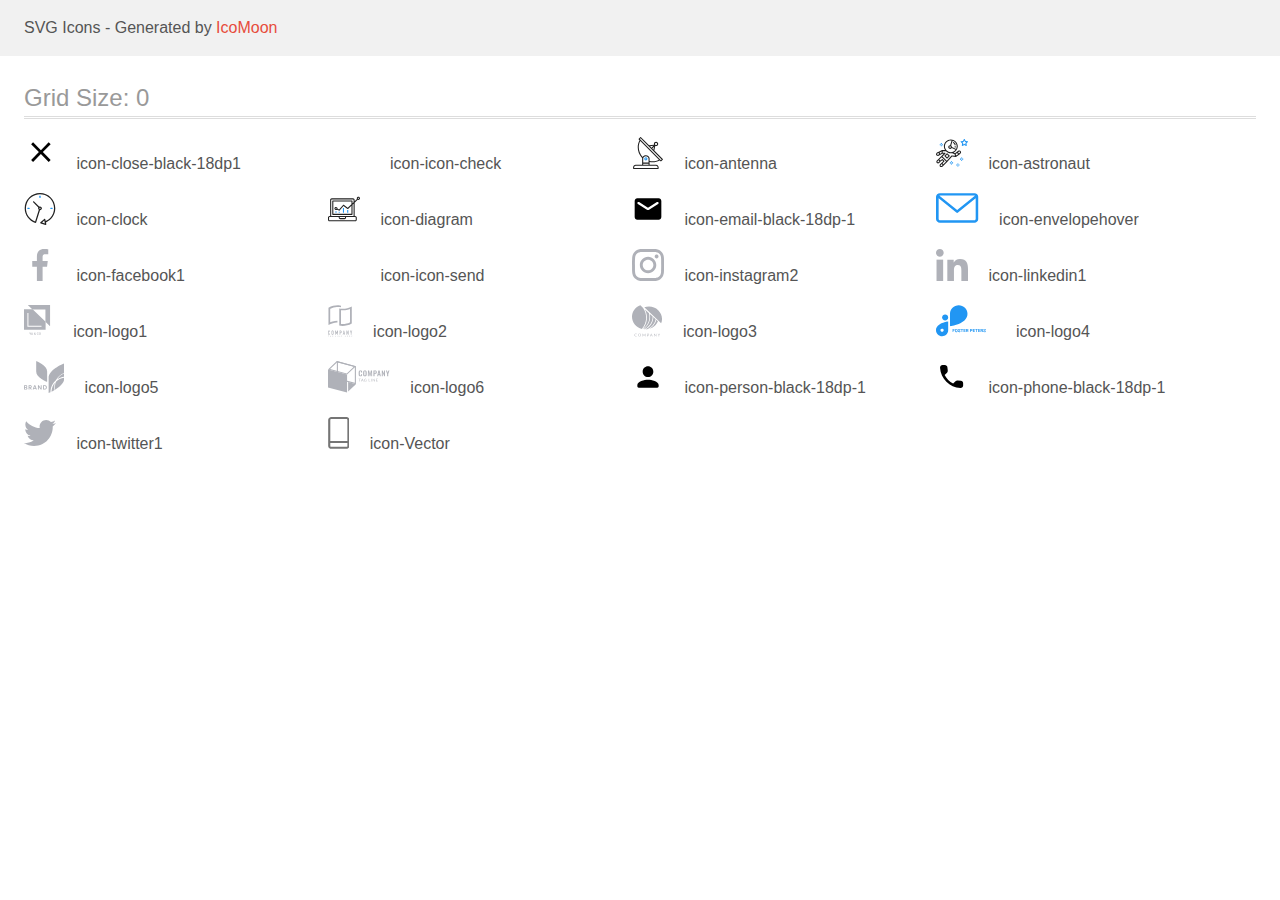
<file: images/svg/icomoon(close-and-check)/demo.html>
<!doctype html>
<html>
<head>
    <title>IcoMoon - SVG Icons</title>
    <meta charset="utf-8">
    <meta name="viewport" content="width=device-width, initial-scale=1">
    <link rel="stylesheet" href="demo-files/demo.css">
    <link rel="stylesheet" href="style.css">
</head>
<body>
<svg aria-hidden="true" style="position: absolute; width: 0; height: 0; overflow: hidden;" version="1.1" xmlns="http://www.w3.org/2000/svg" xmlns:xlink="http://www.w3.org/1999/xlink">
<defs>
<symbol id="icon-close-black-18dp1" viewBox="0 0 32 32">
<path d="M26.667 7.303l-1.97-1.97-7.808 7.808-7.808-7.808-1.97 1.97 7.808 7.808-7.808 7.808 1.97 1.97 7.808-7.808 7.808 7.808 1.97-1.97-7.808-7.808 7.808-7.808z"></path>
</symbol>
<symbol id="icon-icon-check" viewBox="0 0 42 32">
<path fill="#fff" style="fill: var(--color1, #fff); stroke: var(--color1, #fff)" stroke="#fff" stroke-linejoin="miter" stroke-linecap="butt" stroke-miterlimit="4" stroke-width="0.64" d="M6.263 15.205l-0.22-0.21-3.307 3.132 11.651 11.114 24.477-23.351-3.285-3.134-21.192 20.197-8.124-7.75z"></path>
</symbol>
<symbol id="icon-antenna" viewBox="0 0 32 32">
<path fill="#212121" style="fill: var(--color2, #212121)" d="M30.773 22.098l-8.443-8.505 0.937-4.615c0.242 0.094 0.499 0.144 0.758 0.146h0.006c1.192 0.014 2.17-0.941 2.184-2.133s-0.941-2.17-2.133-2.184c-1.192-0.014-2.17 0.941-2.184 2.133-0.003 0.255 0.039 0.509 0.125 0.749l-4.96 0.605-8.091-8.133c-0.099-0.101-0.235-0.159-0.377-0.16-0.14 0.001-0.274 0.056-0.373 0.155l-1.513 1.504c-0.208 0.208-0.208 0.546 0 0.754l0.814 0.826c-3.153 5.798-2.129 12.978 2.519 17.663 0.043 0.041 0.092 0.074 0.146 0.098-0.034 0.18-0.051 0.364-0.052 0.547v6.187h-6.4c-1.472 0.002-2.665 1.195-2.667 2.667v1.067c0 0.295 0.239 0.533 0.533 0.533h24.533c0.295 0 0.533-0.239 0.533-0.533v-1.067c-0.002-1.472-1.195-2.665-2.667-2.667h-6.4v-2.742c1.003 0.21 2.024 0.317 3.049 0.32 2.458-0.003 4.877-0.615 7.040-1.783l0.818 0.823c0.099 0.101 0.235 0.159 0.377 0.16 0.14-0.001 0.274-0.056 0.373-0.155l1.513-1.504c0.208-0.208 0.208-0.546 0-0.754zM23.28 6.233c0.418-0.415 1.093-0.414 1.508 0.004s0.414 1.093-0.004 1.508c-0.2 0.199-0.47 0.31-0.752 0.31h-0.003c-0.589-0.003-1.064-0.483-1.061-1.072 0.002-0.282 0.115-0.552 0.314-0.751h-0.002zM22.024 9.738l-0.598 2.946-1.175-1.182 1.774-1.763zM21.419 8.836l-1.92 1.909-1.485-1.493 3.405-0.415zM24.004 28.8c0.884 0 1.6 0.716 1.6 1.6v0.533h-23.467v-0.533c0-0.884 0.716-1.6 1.6-1.6h20.267zM16.537 26.667v1.067h-5.333v-1.067h5.333zM11.204 25.6v-4.053c0-1.294 1.196-2.347 2.667-2.347s2.667 1.053 2.667 2.347v4.053h-5.333zM17.604 23.904v-2.357c0-1.882-1.675-3.413-3.733-3.413-1.331-0.020-2.576 0.657-3.281 1.786-4.058-4.274-4.971-10.645-2.279-15.887l18.602 18.708c-2.872 1.461-6.165 1.873-9.309 1.163zM28.893 23.22l-21.057-21.181 0.755-0.752 7.935 7.98c0.004 0 0.006 0.007 0.010 0.010l13.115 13.191-0.757 0.752z"></path>
<path fill="#2196f3" style="fill: var(--color3, #2196f3)" d="M13.876 20.267h-0.005c-0.884-0.001-1.601 0.714-1.602 1.598s0.714 1.601 1.598 1.602h0.005c0.884 0.001 1.601-0.714 1.602-1.598s-0.714-1.601-1.598-1.602zM14.249 22.245c-0.1 0.1-0.236 0.156-0.378 0.155-0.295-0.002-0.532-0.241-0.531-0.536 0.001-0.141 0.057-0.276 0.157-0.375s0.233-0.154 0.373-0.155c0.295 0.002 0.532 0.241 0.53 0.536-0.001 0.141-0.057 0.276-0.157 0.375h0.005z"></path>
</symbol>
<symbol id="icon-astronaut" viewBox="0 0 32 32">
<path fill="#2196f3" style="fill: var(--color3, #2196f3)" d="M31.974 4.524c-0.063-0.193-0.229-0.333-0.43-0.363l-1.91-0.278-0.855-1.731c-0.179-0.365-0.777-0.365-0.956 0l-0.855 1.731-1.91 0.278c-0.201 0.029-0.367 0.17-0.431 0.363-0.062 0.193-0.011 0.405 0.135 0.547l1.383 1.348-0.326 1.903c-0.034 0.2 0.048 0.402 0.212 0.522 0.166 0.121 0.382 0.135 0.562 0.040l1.709-0.899 1.709 0.899c0.078 0.041 0.164 0.061 0.249 0.061 0.11 0 0.221-0.034 0.314-0.102 0.164-0.119 0.246-0.322 0.212-0.522l-0.326-1.903 1.383-1.348c0.145-0.142 0.197-0.354 0.135-0.547zM29.511 5.851c-0.125 0.122-0.183 0.299-0.153 0.472l0.191 1.114-1-0.526c-0.078-0.041-0.163-0.061-0.249-0.061s-0.17 0.020-0.249 0.061l-1.001 0.526 0.191-1.114c0.030-0.173-0.028-0.349-0.153-0.472l-0.81-0.789 1.119-0.163c0.174-0.025 0.324-0.134 0.402-0.292l0.5-1.013 0.5 1.013c0.078 0.157 0.228 0.267 0.402 0.292l1.119 0.163-0.809 0.789z"></path>
<path fill="#2196f3" style="fill: var(--color3, #2196f3)" d="M26.133 20.522h-1.067v1.067h1.067v-1.067z"></path>
<path fill="#2196f3" style="fill: var(--color3, #2196f3)" d="M26.133 22.656h-1.067v1.067h1.067v-1.067z"></path>
<path fill="#2196f3" style="fill: var(--color3, #2196f3)" d="M27.2 21.589h-1.067v1.067h1.067v-1.067z"></path>
<path fill="#2196f3" style="fill: var(--color3, #2196f3)" d="M25.067 21.589h-1.067v1.067h1.067v-1.067z"></path>
<path fill="#2196f3" style="fill: var(--color3, #2196f3)" d="M22.4 26.389h-1.067v1.067h1.067v-1.067z"></path>
<path fill="#2196f3" style="fill: var(--color3, #2196f3)" d="M22.4 28.522h-1.067v1.067h1.067v-1.067z"></path>
<path fill="#2196f3" style="fill: var(--color3, #2196f3)" d="M23.467 27.456h-1.067v1.067h1.067v-1.067z"></path>
<path fill="#2196f3" style="fill: var(--color3, #2196f3)" d="M21.333 27.456h-1.067v1.067h1.067v-1.067z"></path>
<path fill="#2196f3" style="fill: var(--color3, #2196f3)" d="M16 24.256h-1.067v1.067h1.067v-1.067z"></path>
<path fill="#2196f3" style="fill: var(--color3, #2196f3)" d="M16 26.389h-1.067v1.067h1.067v-1.067z"></path>
<path fill="#2196f3" style="fill: var(--color3, #2196f3)" d="M17.067 25.322h-1.067v1.067h1.067v-1.067z"></path>
<path fill="#2196f3" style="fill: var(--color3, #2196f3)" d="M14.933 25.322h-1.067v1.067h1.067v-1.067z"></path>
<path fill="#2196f3" style="fill: var(--color3, #2196f3)" d="M5.866 6.122h-1.067v1.067h1.067v-1.067z"></path>
<path fill="#2196f3" style="fill: var(--color3, #2196f3)" d="M5.866 8.255h-1.067v1.067h1.067v-1.067z"></path>
<path fill="#2196f3" style="fill: var(--color3, #2196f3)" d="M6.933 7.189h-1.067v1.067h1.067v-1.067z"></path>
<path fill="#2196f3" style="fill: var(--color3, #2196f3)" d="M4.8 7.189h-1.067v1.067h1.067v-1.067z"></path>
<path fill="#212121" style="fill: var(--color2, #212121)" d="M24.715 14.159c-0.287-0.388-0.709-0.637-1.188-0.705-0.481-0.068-0.956 0.058-1.34 0.352l-1.252 0.96-1.898 1.417-1.358-0.541c2.421-1.086 4.114-3.508 4.114-6.32 0-3.823-3.123-6.933-6.961-6.933s-6.961 3.11-6.961 6.933c0 1.386 0.414 2.674 1.12 3.758l-2.764-0.024c-0.002 0-0.003 0-0.005 0-0.009 0-0.015 0.004-0.023 0.005-0.053 0.002-0.105 0.013-0.155 0.031-0.013 0.005-0.026 0.008-0.038 0.013-0.006 0.003-0.013 0.003-0.019 0.006l-3.233 1.596c-0.001 0-0.001 0-0.001 0.001l-1.893 0.911c-0.021 0.009-0.042 0.021-0.063 0.035-0.755 0.502-1.012 1.489-0.598 2.295 0.22 0.429 0.595 0.745 1.056 0.889 0.178 0.055 0.359 0.083 0.539 0.083 0.29 0 0.577-0.071 0.839-0.211l1.388-0.738 2.264-1.169 1.357-0.008-5.442 5.416c-0.001 0.001-0.001 0.001-0.002 0.001l-1.339 1.333c-0.316 0.315-0.49 0.732-0.49 1.178s0.174 0.863 0.49 1.179c0.325 0.323 0.752 0.485 1.179 0.485s0.854-0.162 1.18-0.485l1.314-1.309 1.741-1.3 0.901 0.897-1.762 1.754c-0 0.001-0.001 0.001-0.002 0.001l-1.339 1.333c-0.316 0.315-0.49 0.732-0.49 1.178s0.174 0.863 0.49 1.179c0.325 0.323 0.753 0.485 1.18 0.485s0.855-0.162 1.18-0.485l3.482-3.467c0.001-0.001 0.001-0.001 0.001-0.002l1.010-1-0.004-0.004c0.006-0.006 0.015-0.009 0.022-0.015l5.166-5.658 3.471 0.494c0.025 0.004 0.050 0.005 0.075 0.005 0.065 0 0.127-0.015 0.187-0.038 0.018-0.006 0.033-0.015 0.050-0.023 0.019-0.010 0.039-0.015 0.058-0.027l3.213-2.133c0.012-0.008 0.018-0.021 0.029-0.029 0.013-0.010 0.029-0.014 0.041-0.026l1.271-1.191c0.662-0.62 0.753-1.635 0.212-2.362zM2.13 17.77c-0.173 0.093-0.37 0.111-0.558 0.052-0.187-0.058-0.338-0.186-0.427-0.358-0.161-0.314-0.068-0.696 0.214-0.902l1.314-0.632 0.449 1.312-0.992 0.527zM5.628 15.942l-1.548 0.8-0.439-1.283 2.027-1.001-0.040 1.484zM20.727 9.322c0 0.918-0.219 1.785-0.599 2.559l-4.181-1.899c-0.044-0.573-0.341-1.075-0.788-1.388l1.464-4.86c2.378 0.756 4.105 2.974 4.105 5.588zM8.938 9.322c0-3.235 2.644-5.867 5.894-5.867 0.253 0 0.5 0.021 0.745 0.052l-1.432 4.754c-0.019-0.001-0.037-0.006-0.057-0.006-1.033 0-1.873 0.837-1.873 1.867s0.84 1.867 1.873 1.867c0.694 0 1.294-0.383 1.618-0.945l3.862 1.755c-1.075 1.446-2.795 2.39-4.737 2.39-3.25 0-5.894-2.632-5.894-5.867zM14.894 10.122c0 0.441-0.362 0.8-0.806 0.8s-0.806-0.359-0.806-0.8c0-0.441 0.362-0.8 0.806-0.8s0.806 0.359 0.806 0.8zM2.465 25.146c-0.236 0.234-0.619 0.234-0.854 0.001-0.114-0.114-0.176-0.263-0.176-0.423s0.062-0.309 0.176-0.421l0.962-0.958 0.851 0.848-0.959 0.955zM5.679 28.88c-0.236 0.234-0.619 0.235-0.855 0.001-0.114-0.114-0.176-0.263-0.176-0.423s0.062-0.309 0.176-0.421l0.963-0.959 0.852 0.848-0.96 0.955zM9.16 25.411c-0.001 0-0.001 0-0.002 0.001l-1.765 1.76-0.852-0.848 1.763-1.755c0 0 0 0 0-0s0.001-0.001 0.002-0.001c0.040-0.040 0.065-0.088 0.090-0.135 0.007-0.014 0.020-0.026 0.026-0.040 0.017-0.041 0.019-0.085 0.026-0.129 0.003-0.025 0.014-0.047 0.014-0.073 0-0.036-0.013-0.070-0.020-0.106-0.006-0.032-0.006-0.065-0.019-0.095-0.020-0.050-0.055-0.094-0.091-0.138-0.010-0.012-0.014-0.027-0.025-0.038 0 0 0 0-0.001 0s-0.001-0.002-0.001-0.002l-1.607-1.6c-0.017-0.017-0.039-0.024-0.058-0.038-0.028-0.022-0.055-0.042-0.087-0.058-0.030-0.015-0.061-0.024-0.093-0.033-0.034-0.010-0.067-0.017-0.103-0.020-0.033-0.002-0.063 0.001-0.095 0.005-0.036 0.004-0.069 0.009-0.104 0.020-0.034 0.011-0.063 0.027-0.094 0.045-0.020 0.011-0.042 0.015-0.061 0.029l-1.773 1.324-0.901-0.897 2.399-2.386 4.361 4.289-0.928 0.919zM15.979 18.394c-0.015-0.002-0.030 0.004-0.045 0.003-0.039-0.002-0.076 0.001-0.115 0.007-0.030 0.005-0.059 0.011-0.088 0.021-0.034 0.012-0.065 0.028-0.097 0.047-0.030 0.018-0.057 0.037-0.083 0.061-0.013 0.011-0.028 0.017-0.040 0.029l-4.698 5.146-4.328-4.257 2.833-2.818c0.209-0.208 0.21-0.546 0.002-0.755-0.105-0.105-0.243-0.157-0.381-0.156v-0.001l-2.219 0.013 0.028-1.607 3.104 0.027c1.265 1.294 3.029 2.101 4.981 2.101 0.437 0 0.864-0.045 1.279-0.123 0.040 0.032 0.079 0.065 0.13 0.085l2.41 0.96 0.152 0.758 0.178 0.885-3.003-0.427zM20.020 18.572l-0.313-1.558 1.446-1.080 0.947 1.257-2.080 1.381zM23.774 15.741l-0.838 0.785-0.931-1.236 0.831-0.637c0.155-0.119 0.351-0.168 0.543-0.143 0.193 0.027 0.364 0.128 0.48 0.284 0.217 0.292 0.18 0.699-0.085 0.947z"></path>
<path fill="#212121" style="fill: var(--color2, #212121)" d="M13.602 18.544l-2.143-2.133c-0.207-0.207-0.545-0.207-0.753 0l-2.142 2.133c-0.1 0.101-0.157 0.236-0.157 0.378s0.056 0.278 0.157 0.378l2.142 2.133c0.104 0.103 0.241 0.155 0.377 0.155s0.273-0.052 0.376-0.155l2.143-2.133c0.1-0.1 0.157-0.236 0.157-0.378s-0.057-0.278-0.157-0.378zM11.083 20.303l-1.387-1.381 1.387-1.381 1.387 1.381-1.387 1.381z"></path>
<path fill="#212121" style="fill: var(--color2, #212121)" d="M17.164 5.071l-0.258 1.036c0.071 0.018 1.738 0.452 1.738 2.149h1.067c-0-2.017-1.666-2.965-2.547-3.185z"></path>
<path fill="#212121" style="fill: var(--color2, #212121)" d="M19.711 9.322h-1.067v1.067h1.067v-1.067z"></path>
</symbol>
<symbol id="icon-clock" viewBox="0 0 32 32">
<path fill="#212121" style="fill: var(--color2, #212121)" d="M31.297 15.301c-0.002-8.452-6.855-15.303-15.308-15.301s-15.303 6.855-15.301 15.308c0.001 6.658 4.307 12.551 10.649 14.576 0.061 0.019 0.124 0.029 0.187 0.029 0.121-0 0.239-0.032 0.342-0.094 0.135-0.080 0.236-0.207 0.283-0.356l3.865-12.25c1.057-0.005 1.909-0.866 1.903-1.923s-0.866-1.909-1.923-1.903c-0.284 0.001-0.565 0.067-0.82 0.191l-5.106-5.107c-0.253-0.245-0.657-0.238-0.902 0.016-0.239 0.247-0.239 0.639 0 0.886l5.103 5.109c-0.392 0.799-0.168 1.764 0.536 2.309l-3.683 11.673c-7.278-2.681-11.004-10.754-8.323-18.032s10.754-11.004 18.032-8.323 11.004 10.754 8.323 18.032c-1.31 3.556-4.001 6.431-7.462 7.973l-0.398-1.874c-0.073-0.344-0.411-0.565-0.756-0.492-0.109 0.023-0.209 0.074-0.292 0.148l-3.837 3.426c-0.263 0.234-0.287 0.637-0.052 0.9 0.076 0.085 0.174 0.149 0.283 0.184l4.899 1.563c0.335 0.108 0.694-0.077 0.802-0.412 0.034-0.106 0.040-0.219 0.017-0.328l-0.391-1.839c5.664-2.388 9.342-7.942 9.329-14.089zM15.992 14.664c0.352 0 0.638 0.286 0.638 0.638s-0.286 0.638-0.638 0.638c-0.352 0-0.638-0.285-0.638-0.638s0.285-0.638 0.638-0.638zM18.093 29.528l2.184-1.948 0.603 2.84-2.787-0.892z"></path>
<path fill="#2196f3" style="fill: var(--color3, #2196f3)" d="M15.354 3.185v1.275c0 0.352 0.285 0.638 0.638 0.638s0.638-0.285 0.638-0.638v-1.275c0-0.352-0.286-0.638-0.638-0.638s-0.638 0.286-0.638 0.638z"></path>
<path fill="#2196f3" style="fill: var(--color3, #2196f3)" d="M3.876 14.664c-0.352 0-0.638 0.286-0.638 0.638s0.285 0.638 0.638 0.638h1.275c0.352 0 0.638-0.285 0.638-0.638s-0.285-0.638-0.638-0.638h-1.275z"></path>
<path fill="#2196f3" style="fill: var(--color3, #2196f3)" d="M28.108 15.939c0.352 0 0.638-0.285 0.638-0.638s-0.285-0.638-0.638-0.638h-1.275c-0.352 0-0.638 0.286-0.638 0.638s0.286 0.638 0.638 0.638h1.275z"></path>
</symbol>
<symbol id="icon-diagram" viewBox="0 0 32 32">
<path fill="#2196f3" style="fill: var(--color3, #2196f3)" d="M14.925 14.965h1.066v4.798h-1.066v-4.797z"></path>
<path fill="#2196f3" style="fill: var(--color3, #2196f3)" d="M19.19 17.097h1.066v2.665h-1.066v-2.665z"></path>
<path fill="#2196f3" style="fill: var(--color3, #2196f3)" d="M10.661 18.696h1.066v1.066h-1.066v-1.066z"></path>
<path fill="#2196f3" style="fill: var(--color3, #2196f3)" d="M7.463 18.163h1.066v1.599h-1.066v-1.599z"></path>
<path fill="#212121" style="fill: var(--color2, #212121)" d="M1.599 28.291h25.587c0.883 0 1.599-0.716 1.599-1.599v-2.132c0-0.883-0.716-1.599-1.599-1.599h-0.533v-13.293l3.028-2.868c0.703 0.346 1.553 0.136 2.013-0.499s0.396-1.508-0.152-2.068-1.42-0.644-2.065-0.198c-0.644 0.446-0.873 1.292-0.542 2.002l-2.281 2.163v-1.23c0-0.883-0.716-1.599-1.599-1.599h-21.322c-0.883 0-1.599 0.716-1.599 1.599v15.992h-0.533c-0.883 0-1.599 0.716-1.599 1.599v2.132c0 0.883 0.716 1.599 1.599 1.599zM30.384 4.837c0.294 0 0.533 0.239 0.533 0.533s-0.239 0.533-0.533 0.533c-0.294 0-0.533-0.239-0.533-0.533s0.239-0.533 0.533-0.533zM3.198 6.969c0-0.294 0.239-0.533 0.533-0.533h21.322c0.294 0 0.533 0.239 0.533 0.533v2.239l-1.066 1.013v-2.186c0-0.294-0.239-0.533-0.533-0.533h-19.19c-0.294 0-0.533 0.239-0.533 0.533v13.326c0 0.294 0.239 0.533 0.533 0.533h19.19c0.294 0 0.533-0.239 0.533-0.533v-9.674l1.066-1.010v12.284h-22.388v-15.992zM7.996 13.898c-0.721-0.002-1.354 0.478-1.546 1.174s0.105 1.433 0.725 1.801c0.62 0.368 1.41 0.276 1.928-0.226l1.853 0.93c0.215 0.108 0.476 0.057 0.636-0.123l3.939-4.431 3.872 2.901c0.208 0.156 0.498 0.139 0.686-0.039l3.365-3.188v8.131h-18.124v-12.26h18.124v2.66l-3.771 3.572-3.904-2.927c-0.222-0.166-0.534-0.135-0.718 0.072l-3.993 4.493-1.493-0.746c0.011-0.064 0.018-0.129 0.020-0.193 0-0.883-0.716-1.599-1.599-1.599zM8.529 15.498c0 0.294-0.239 0.533-0.533 0.533s-0.533-0.239-0.533-0.533c0-0.294 0.239-0.533 0.533-0.533s0.533 0.239 0.533 0.533zM11.727 24.026h5.331v0.533c0 0.294-0.239 0.533-0.533 0.533h-4.264c-0.294 0-0.533-0.239-0.533-0.533v-0.533zM1.066 24.56c0-0.294 0.239-0.533 0.533-0.533h9.062v0.533c0 0.883 0.716 1.599 1.599 1.599h4.264c0.883 0 1.599-0.716 1.599-1.599v-0.533h9.062c0.294 0 0.533 0.239 0.533 0.533v2.132c0 0.294-0.239 0.533-0.533 0.533h-25.587c-0.294 0-0.533-0.239-0.533-0.533v-2.132z"></path>
</symbol>
<symbol id="icon-email-black-18dp-1" viewBox="0 0 32 32">
<path d="M26.667 5.333h-21.333c-1.467 0-2.653 1.2-2.653 2.667l-0.013 16c0 1.467 1.2 2.667 2.667 2.667h21.333c1.467 0 2.667-1.2 2.667-2.667v-16c0-1.467-1.2-2.667-2.667-2.667zM26.133 11l-9.427 5.893c-0.427 0.267-0.987 0.267-1.413 0l-9.427-5.893c-0.333-0.213-0.533-0.573-0.533-0.96 0-0.893 0.973-1.427 1.733-0.96l8.933 5.587 8.933-5.587c0.76-0.467 1.733 0.067 1.733 0.96 0 0.387-0.2 0.747-0.533 0.96z"></path>
</symbol>
<symbol id="icon-envelopehover" viewBox="0 0 43 32">
<path fill="#2196f3" style="fill: var(--color3, #2196f3)" d="M38.667 0h-34.667c-2.206 0-4 1.675-4 3.734v22.404c0 2.059 1.794 3.734 4 3.734h34.667c2.206 0 4-1.675 4-3.734v-22.404c0-2.059-1.794-3.734-4-3.734v0zM38.667 2.489c0.181 0 0.353 0.035 0.511 0.096l-17.844 14.437-17.844-14.437c0.158-0.061 0.33-0.096 0.511-0.096h34.667zM38.667 27.383h-34.667c-0.736 0-1.333-0.558-1.333-1.245v-20.922l17.793 14.395c0.251 0.203 0.563 0.304 0.874 0.304s0.622-0.101 0.874-0.304l17.793-14.395v20.922c0 0.687-0.598 1.245-1.333 1.245v0z"></path>
</symbol>
<symbol id="icon-facebook1" viewBox="0 0 32 32">
<path fill="#afb1b8" style="fill: var(--color4, #afb1b8)" d="M21.329 5.313h2.921v-5.088c-0.504-0.069-2.237-0.225-4.256-0.225-4.212 0-7.097 2.649-7.097 7.519v4.481h-4.648v5.688h4.648v14.312h5.699v-14.311h4.46l0.708-5.688h-5.169v-3.919c0.001-1.644 0.444-2.769 2.735-2.769z"></path>
</symbol>
<symbol id="icon-icon-send" viewBox="0 0 32 32">
<path fill="#fff" style="fill: var(--color1, #fff)" d="M32 0l-32 18 10.227 3.788 15.773-14.788-11.998 16.186 0.010 0.004-0.012-0.004v8.814l5.735-6.691 7.265 2.691 5-28z"></path>
</symbol>
<symbol id="icon-instagram2" viewBox="0 0 32 32">
<path fill="#afb1b8" style="fill: var(--color4, #afb1b8)" d="M31.969 9.408c-0.075-1.7-0.35-2.869-0.744-3.882-0.406-1.075-1.032-2.038-1.851-2.838-0.8-0.813-1.769-1.444-2.832-1.844-1.019-0.394-2.182-0.669-3.882-0.744-1.713-0.081-2.257-0.1-6.601-0.1s-4.888 0.019-6.595 0.094c-1.7 0.075-2.869 0.35-3.882 0.744-1.075 0.406-2.038 1.031-2.838 1.85-0.813 0.8-1.444 1.769-1.844 2.832-0.394 1.019-0.669 2.182-0.744 3.882-0.081 1.713-0.1 2.257-0.1 6.601s0.019 4.888 0.094 6.595c0.075 1.7 0.35 2.869 0.744 3.882 0.406 1.075 1.038 2.038 1.85 2.838 0.8 0.813 1.769 1.444 2.832 1.844 1.019 0.394 2.182 0.669 3.882 0.744 1.706 0.075 2.25 0.094 6.595 0.094s4.888-0.019 6.595-0.094c1.7-0.075 2.869-0.35 3.882-0.744 2.151-0.832 3.851-2.532 4.682-4.682 0.394-1.019 0.669-2.182 0.744-3.882 0.075-1.707 0.094-2.251 0.094-6.595s-0.006-4.888-0.081-6.595zM29.087 22.473c-0.069 1.563-0.331 2.407-0.55 2.969-0.538 1.394-1.644 2.5-3.038 3.038-0.563 0.219-1.413 0.481-2.969 0.55-1.688 0.075-2.194 0.094-6.464 0.094s-4.782-0.019-6.464-0.094c-1.563-0.069-2.407-0.331-2.969-0.55-0.694-0.256-1.325-0.663-1.838-1.194-0.531-0.519-0.938-1.144-1.194-1.838-0.219-0.563-0.481-1.413-0.55-2.969-0.075-1.688-0.094-2.194-0.094-6.464s0.019-4.782 0.094-6.464c0.069-1.563 0.331-2.407 0.55-2.969 0.256-0.694 0.663-1.325 1.2-1.838 0.519-0.531 1.144-0.938 1.838-1.194 0.563-0.219 1.413-0.481 2.969-0.55 1.688-0.075 2.194-0.094 6.464-0.094 4.276 0 4.782 0.019 6.464 0.094 1.563 0.069 2.407 0.331 2.969 0.55 0.694 0.256 1.325 0.662 1.838 1.194 0.531 0.519 0.938 1.144 1.194 1.838 0.219 0.563 0.481 1.413 0.55 2.969 0.075 1.688 0.094 2.194 0.094 6.464s-0.019 4.77-0.094 6.458z"></path>
<path fill="#afb1b8" style="fill: var(--color4, #afb1b8)" d="M16.059 7.783c-4.538 0-8.22 3.682-8.22 8.22s3.682 8.22 8.22 8.22c4.539 0 8.22-3.682 8.22-8.22s-3.682-8.22-8.22-8.22zM16.059 21.335c-2.944 0-5.332-2.388-5.332-5.332s2.388-5.332 5.332-5.332c2.944 0 5.332 2.388 5.332 5.332s-2.388 5.332-5.332 5.332z"></path>
<path fill="#afb1b8" style="fill: var(--color4, #afb1b8)" d="M26.524 7.458c0 1.060-0.859 1.919-1.919 1.919s-1.919-0.859-1.919-1.919c0-1.060 0.859-1.919 1.919-1.919s1.919 0.859 1.919 1.919z"></path>
</symbol>
<symbol id="icon-linkedin1" viewBox="0 0 32 32">
<path fill="#afb1b8" style="fill: var(--color4, #afb1b8)" d="M31.992 32v-0.001h0.008v-11.736c0-5.741-1.236-10.164-7.948-10.164-3.227 0-5.392 1.771-6.276 3.449h-0.093v-2.913h-6.364v21.364h6.627v-10.579c0-2.785 0.528-5.479 3.977-5.479 3.399 0 3.449 3.179 3.449 5.657v10.401h6.62z"></path>
<path fill="#afb1b8" style="fill: var(--color4, #afb1b8)" d="M0.528 10.636h6.635v21.364h-6.635v-21.364z"></path>
<path fill="#afb1b8" style="fill: var(--color4, #afb1b8)" d="M3.843 0c-2.121 0-3.843 1.721-3.843 3.843s1.721 3.879 3.843 3.879c2.121 0 3.843-1.757 3.843-3.879-0.001-2.121-1.723-3.843-3.843-3.843v0z"></path>
</symbol>
<symbol id="icon-logo1" viewBox="0 0 29 32">
<path fill="#afb1b8" style="fill: var(--color4, #afb1b8)" d="M3.84 0l4.677 4.428h13.046v12.351l4.677 4.428v-21.206h-22.4z"></path>
<path fill="#afb1b8" style="fill: var(--color4, #afb1b8)" d="M0 4.241v20.6h21.76v-8.188l-13.105-12.406-8.655-0.005zM17.615 21.828h-14.172v-13.854h1.002v12.916h13.17v0.938z"></path>
<path fill="#afb1b8" style="fill: var(--color4, #afb1b8)" d="M6.266 28.662l0.523-1.078h0.438l-0.763 1.438v0.837h-0.397v-0.837l-0.764-1.438h0.439l0.523 1.078zM8.513 29.329h-0.881l-0.184 0.53h-0.411l0.859-2.275h0.355l0.861 2.275h-0.412l-0.186-0.53zM7.743 29.010h0.659l-0.33-0.944-0.33 0.944zM10.071 29.244c0-0.105 0.029-0.202 0.086-0.289 0.057-0.089 0.17-0.193 0.339-0.314-0.088-0.111-0.151-0.206-0.186-0.284s-0.052-0.154-0.052-0.227c0-0.178 0.054-0.319 0.162-0.422s0.254-0.156 0.438-0.156c0.166 0 0.301 0.049 0.406 0.147 0.106 0.097 0.159 0.217 0.159 0.361 0 0.095-0.024 0.182-0.072 0.262-0.048 0.079-0.127 0.158-0.236 0.238l-0.155 0.113 0.439 0.519c0.064-0.125 0.095-0.264 0.095-0.417h0.33c0 0.28-0.066 0.51-0.197 0.689l0.334 0.395h-0.441l-0.128-0.152c-0.162 0.122-0.356 0.183-0.581 0.183s-0.405-0.059-0.541-0.178c-0.134-0.12-0.202-0.276-0.202-0.467zM10.824 29.587c0.128 0 0.248-0.043 0.359-0.128l-0.497-0.586-0.048 0.034c-0.125 0.095-0.188 0.203-0.188 0.325 0 0.105 0.034 0.191 0.102 0.256s0.158 0.098 0.272 0.098zM10.615 28.121c0 0.087 0.054 0.197 0.161 0.33l0.173-0.119 0.048-0.039c0.065-0.057 0.097-0.131 0.097-0.22 0-0.059-0.022-0.11-0.067-0.152-0.045-0.043-0.102-0.064-0.17-0.064-0.074 0-0.133 0.025-0.177 0.075s-0.066 0.113-0.066 0.189zM14.748 29.118c-0.023 0.243-0.113 0.432-0.269 0.569-0.156 0.135-0.364 0.203-0.623 0.203-0.181 0-0.341-0.043-0.48-0.128-0.137-0.086-0.244-0.209-0.319-0.367s-0.114-0.342-0.117-0.552v-0.212c0-0.215 0.038-0.404 0.114-0.567s0.185-0.29 0.327-0.378c0.143-0.088 0.307-0.133 0.494-0.133 0.251 0 0.453 0.068 0.606 0.205s0.242 0.329 0.267 0.578h-0.394c-0.019-0.164-0.067-0.281-0.144-0.353-0.076-0.073-0.188-0.109-0.336-0.109-0.172 0-0.304 0.063-0.397 0.189-0.092 0.125-0.139 0.309-0.141 0.552v0.202c0 0.246 0.044 0.433 0.131 0.563s0.218 0.194 0.387 0.194c0.155 0 0.272-0.035 0.35-0.105s0.128-0.186 0.148-0.348h0.394zM16.918 28.78c0 0.223-0.039 0.419-0.116 0.588-0.077 0.168-0.188 0.297-0.331 0.388-0.143 0.090-0.307 0.134-0.494 0.134-0.184 0-0.349-0.045-0.494-0.134-0.144-0.091-0.255-0.219-0.334-0.386-0.078-0.167-0.118-0.359-0.119-0.576v-0.128c0-0.222 0.039-0.418 0.117-0.588 0.079-0.17 0.19-0.299 0.333-0.389 0.144-0.091 0.308-0.136 0.494-0.136s0.349 0.045 0.492 0.134c0.144 0.088 0.255 0.217 0.333 0.384s0.118 0.361 0.119 0.583v0.127zM16.523 28.662c0-0.252-0.048-0.445-0.144-0.58-0.095-0.134-0.23-0.202-0.405-0.202-0.171 0-0.305 0.067-0.402 0.202-0.096 0.133-0.145 0.322-0.147 0.567v0.131c0 0.25 0.048 0.443 0.145 0.58s0.233 0.205 0.406 0.205c0.175 0 0.309-0.067 0.403-0.2 0.095-0.133 0.142-0.328 0.142-0.584v-0.119z"></path>
</symbol>
<symbol id="icon-logo2" viewBox="0 0 25 32">
<path fill="#afb1b8" style="fill: var(--color4, #afb1b8)" d="M10.447 1.806h0.084c0.156 0 0.324 0.016 0.49 0.030 0.734 0.052 1.463 0.162 2.179 0.329v-1.762c-0.738-0.185-1.491-0.305-2.25-0.358-0.288-0.022-0.595-0.036-0.909-0.044h-0.263c-1.523 0.006-3.039 0.201-4.515 0.582-1.68 0.419-3.293 1.075-4.79 1.948v17.475c1.442-0.783 2.976-1.381 4.566-1.779 1.256-0.32 2.539-0.517 3.833-0.588h0.051c0.216-0.011 0.433-0.017 0.655-0.019v-1.79c-1.681 0.022-3.353 0.244-4.982 0.662-0.602 0.157-1.185 0.325-1.731 0.513l-0.623 0.211v-13.625l0.266-0.128c2.032-0.963 4.229-1.524 6.471-1.651 0.019-0.001 0.037-0.001 0.056 0 0.248-0.013 0.497-0.019 0.741-0.019h0.28c0.129 0.003 0.258 0.006 0.388 0.014z"></path>
<path fill="#afb1b8" style="fill: var(--color4, #afb1b8)" d="M14.838 3.651c-0.409 0-0.814-0.014-1.205-0.044-0.467-0.034-0.947-0.091-1.401-0.167-0.277-0.047-0.55-0.103-0.814-0.164v17.275c1.12 0.277 2.271 0.413 3.425 0.404 1.523-0.006 3.039-0.201 4.515-0.581 1.68-0.42 3.294-1.075 4.792-1.948v-17.163c-1.441 0.783-2.975 1.381-4.564 1.781-1.551 0.398-3.145 0.603-4.747 0.609zM21.745 3.95l0.623-0.21v13.63l-0.266 0.128c-1.021 0.486-2.087 0.869-3.184 1.144-1.331 0.344-2.7 0.522-4.074 0.527-0.411 0-0.819-0.017-1.214-0.052l-0.427-0.038v-14.017l0.497 0.033c0.361 0.023 0.735 0.034 1.141 0.034 1.745-0.006 3.482-0.229 5.173-0.663 0.581-0.153 1.158-0.325 1.731-0.518z"></path>
<path fill="#afb1b8" style="fill: var(--color4, #afb1b8)" d="M1.684 25.977c-0.090-0.093-0.197-0.166-0.317-0.214s-0.247-0.071-0.376-0.066c-0.137-0.002-0.273 0.024-0.4 0.075-0.117 0.046-0.222 0.116-0.311 0.205s-0.156 0.196-0.201 0.313c-0.049 0.123-0.073 0.254-0.072 0.387v2.335c-0.006 0.165 0.026 0.328 0.092 0.479 0.055 0.12 0.135 0.226 0.233 0.313 0.093 0.079 0.203 0.135 0.321 0.166 0.114 0.032 0.231 0.048 0.349 0.049 0.13 0.001 0.259-0.027 0.377-0.081 0.117-0.051 0.222-0.124 0.311-0.216 0.087-0.091 0.156-0.197 0.204-0.313 0.050-0.118 0.075-0.244 0.075-0.372v-0.261h-0.61v0.208c0.002 0.071-0.010 0.142-0.036 0.208-0.020 0.050-0.050 0.095-0.089 0.131-0.038 0.031-0.081 0.053-0.128 0.067-0.041 0.014-0.084 0.021-0.128 0.022-0.054 0.006-0.11-0.002-0.16-0.024s-0.094-0.057-0.126-0.101c-0.058-0.094-0.086-0.203-0.081-0.313v-2.177c-0.004-0.121 0.022-0.241 0.075-0.349 0.032-0.049 0.077-0.089 0.129-0.114s0.112-0.034 0.17-0.027c0.053-0.002 0.105 0.009 0.152 0.032s0.089 0.057 0.12 0.099c0.068 0.090 0.104 0.2 0.101 0.313v0.202h0.604v-0.238c0.001-0.14-0.024-0.278-0.075-0.408-0.045-0.122-0.114-0.234-0.204-0.329z"></path>
<path fill="#afb1b8" style="fill: var(--color4, #afb1b8)" d="M5.31 25.95c-0.195-0.164-0.44-0.255-0.694-0.257-0.124 0.001-0.248 0.023-0.364 0.066-0.119 0.043-0.228 0.107-0.322 0.191-0.101 0.091-0.182 0.202-0.237 0.327-0.061 0.143-0.092 0.297-0.089 0.452v2.239c-0.004 0.158 0.026 0.314 0.089 0.459 0.055 0.12 0.136 0.227 0.237 0.313 0.093 0.087 0.203 0.154 0.322 0.197 0.117 0.043 0.24 0.065 0.364 0.066s0.248-0.022 0.364-0.066c0.121-0.044 0.233-0.111 0.33-0.197 0.097-0.087 0.176-0.194 0.23-0.313 0.063-0.144 0.093-0.301 0.089-0.459v-2.239c0.003-0.155-0.027-0.31-0.089-0.452-0.054-0.123-0.133-0.235-0.23-0.327zM5.025 28.969c0.005 0.060-0.003 0.12-0.024 0.176s-0.054 0.107-0.097 0.148c-0.081 0.068-0.182 0.105-0.287 0.105s-0.207-0.037-0.287-0.105c-0.043-0.041-0.076-0.092-0.097-0.148s-0.029-0.116-0.024-0.176v-2.239c-0.005-0.060 0.003-0.12 0.024-0.176s0.054-0.107 0.097-0.148c0.081-0.068 0.182-0.105 0.287-0.105s0.207 0.037 0.287 0.105c0.043 0.041 0.076 0.092 0.097 0.148s0.029 0.116 0.024 0.176v2.239z"></path>
<path fill="#afb1b8" style="fill: var(--color4, #afb1b8)" d="M10.072 29.969v-4.239h-0.587l-0.771 2.244h-0.011l-0.777-2.244h-0.581v4.239h0.606v-2.579h0.011l0.593 1.823h0.302l0.598-1.823h0.011v2.579h0.606z"></path>
<path fill="#afb1b8" style="fill: var(--color4, #afb1b8)" d="M13.513 26.027c-0.093-0.105-0.211-0.184-0.343-0.232-0.142-0.046-0.29-0.068-0.439-0.066h-0.9v4.239h0.604v-1.656h0.311c0.188 0.009 0.376-0.031 0.545-0.116 0.137-0.076 0.252-0.188 0.332-0.324 0.070-0.113 0.117-0.238 0.139-0.369 0.024-0.16 0.035-0.321 0.033-0.482 0.006-0.204-0.014-0.407-0.059-0.606-0.040-0.147-0.117-0.281-0.223-0.39zM13.201 27.319c-0.003 0.077-0.022 0.152-0.056 0.221-0.035 0.065-0.089 0.117-0.156 0.149-0.089 0.040-0.187 0.058-0.285 0.053h-0.276v-1.441h0.311c0.094-0.005 0.187 0.014 0.272 0.053 0.062 0.036 0.112 0.091 0.142 0.157 0.033 0.074 0.051 0.155 0.053 0.236 0 0.089 0 0.183 0 0.282s0.006 0.2 0 0.291h-0.006z"></path>
<path fill="#afb1b8" style="fill: var(--color4, #afb1b8)" d="M16.374 25.73h-0.495l-0.934 4.239h0.604l0.177-0.911h0.824l0.177 0.911h0.604l-0.957-4.239zM15.816 28.481l0.297-1.537h0.011l0.296 1.537h-0.604z"></path>
<path fill="#afb1b8" style="fill: var(--color4, #afb1b8)" d="M20.277 28.283h-0.011l-0.912-2.554h-0.581v4.239h0.604v-2.549h0.012l0.923 2.549h0.568v-4.239h-0.604v2.554z"></path>
<path fill="#afb1b8" style="fill: var(--color4, #afb1b8)" d="M23.968 25.73l-0.486 1.685h-0.012l-0.486-1.685h-0.64l0.83 2.447v1.792h0.604v-1.792l0.83-2.447h-0.64z"></path>
<path fill="#afb1b8" style="fill: var(--color4, #afb1b8)" d="M0 31.166h0.291v0.817h0.198v-0.817h0.29v-0.167h-0.778v0.167z"></path>
<path fill="#afb1b8" style="fill: var(--color4, #afb1b8)" d="M2.447 30.998l-0.381 0.984h0.21l0.081-0.224h0.392l0.084 0.224h0.215l-0.391-0.984h-0.21zM2.416 31.593l0.134-0.365 0.134 0.365h-0.268z"></path>
<path fill="#afb1b8" style="fill: var(--color4, #afb1b8)" d="M4.866 31.62h0.227v0.127c-0.066 0.053-0.149 0.082-0.234 0.083-0.040 0.002-0.079-0.005-0.116-0.021s-0.068-0.041-0.093-0.072c-0.052-0.075-0.078-0.165-0.073-0.257 0-0.219 0.095-0.329 0.283-0.329 0.050-0.005 0.099 0.008 0.14 0.037s0.070 0.071 0.082 0.12l0.195-0.038c-0.042-0.192-0.181-0.289-0.417-0.289-0.127-0.003-0.25 0.042-0.344 0.127-0.050 0.049-0.088 0.108-0.112 0.174s-0.034 0.135-0.029 0.205c-0.006 0.135 0.039 0.267 0.126 0.369 0.048 0.050 0.107 0.088 0.171 0.113s0.134 0.035 0.203 0.031c0.154 0.004 0.304-0.052 0.417-0.157v-0.388h-0.427v0.166z"></path>
<path fill="#afb1b8" style="fill: var(--color4, #afb1b8)" d="M7.337 30.998h-0.199v0.984h0.69v-0.167h-0.49v-0.817z"></path>
<path fill="#afb1b8" style="fill: var(--color4, #afb1b8)" d="M9.426 30.998h-0.199v0.984h0.199v-0.984z"></path>
<path fill="#afb1b8" style="fill: var(--color4, #afb1b8)" d="M11.469 31.656l-0.403-0.657h-0.193v0.984h0.185v-0.643l0.395 0.643h0.198v-0.984h-0.182v0.657z"></path>
<path fill="#afb1b8" style="fill: var(--color4, #afb1b8)" d="M13.315 31.549h0.49v-0.167h-0.49v-0.216h0.528v-0.167h-0.727v0.984h0.747v-0.167h-0.548v-0.266z"></path>
<path fill="#afb1b8" style="fill: var(--color4, #afb1b8)" d="M17.792 31.387h-0.388v-0.388h-0.198v0.984h0.198v-0.43h0.388v0.43h0.198v-0.984h-0.198v0.388z"></path>
<path fill="#afb1b8" style="fill: var(--color4, #afb1b8)" d="M19.649 31.549h0.492v-0.167h-0.492v-0.216h0.529v-0.167h-0.727v0.984h0.746v-0.167h-0.548v-0.266z"></path>
<path fill="#afb1b8" style="fill: var(--color4, #afb1b8)" d="M22.168 31.549c0.171-0.027 0.258-0.117 0.258-0.274 0.005-0.042-0.001-0.084-0.018-0.123s-0.044-0.072-0.078-0.096c-0.089-0.045-0.189-0.065-0.288-0.058h-0.417v0.984h0.198v-0.412h0.039c0.042-0.003 0.084 0.005 0.123 0.022 0.029 0.018 0.053 0.043 0.070 0.072l0.215 0.313h0.237l-0.12-0.192c-0.053-0.095-0.128-0.176-0.218-0.236zM21.969 31.413h-0.146v-0.247h0.156c0.068-0.006 0.136 0.002 0.201 0.023 0.014 0.013 0.026 0.029 0.033 0.046s0.011 0.037 0.010 0.056c-0.001 0.019-0.006 0.038-0.015 0.055s-0.022 0.032-0.037 0.043c-0.065 0.020-0.133 0.028-0.201 0.023z"></path>
<path fill="#afb1b8" style="fill: var(--color4, #afb1b8)" d="M24.067 31.549h0.49v-0.167h-0.49v-0.216h0.529v-0.167h-0.729v0.984h0.747v-0.167h-0.548v-0.266z"></path>
</symbol>
<symbol id="icon-logo3" viewBox="0 0 31 32">
<path fill="#afb1b8" style="fill: var(--color4, #afb1b8)" d="M4.722 31.103c0.011 0 0.022 0.003 0.032 0.007s0.019 0.011 0.027 0.018l0.153 0.161c-0.119 0.13-0.266 0.234-0.431 0.305-0.193 0.077-0.401 0.115-0.611 0.109-0.197 0.004-0.392-0.031-0.574-0.102-0.164-0.065-0.312-0.164-0.433-0.288-0.123-0.129-0.218-0.28-0.279-0.445-0.067-0.184-0.1-0.377-0.098-0.571-0.003-0.195 0.033-0.39 0.105-0.573 0.067-0.166 0.168-0.317 0.297-0.445 0.131-0.126 0.287-0.224 0.459-0.29 0.189-0.070 0.389-0.104 0.591-0.102 0.188-0.004 0.375 0.027 0.549 0.093 0.152 0.063 0.291 0.15 0.412 0.257l-0.128 0.171c-0.009 0.012-0.020 0.023-0.033 0.031-0.015 0.010-0.033 0.014-0.052 0.013-0.020-0.001-0.039-0.008-0.056-0.018l-0.069-0.046-0.096-0.058c-0.041-0.022-0.084-0.041-0.128-0.057-0.057-0.019-0.115-0.035-0.174-0.046-0.075-0.013-0.151-0.019-0.228-0.018-0.146-0.002-0.29 0.024-0.425 0.077-0.126 0.048-0.239 0.122-0.333 0.215-0.095 0.099-0.169 0.216-0.216 0.343-0.054 0.145-0.080 0.298-0.078 0.452-0.002 0.156 0.024 0.312 0.078 0.46 0.047 0.126 0.119 0.242 0.212 0.341 0.088 0.093 0.196 0.165 0.318 0.212 0.125 0.049 0.259 0.074 0.394 0.073 0.078 0.001 0.156-0.004 0.234-0.015 0.126-0.015 0.247-0.056 0.354-0.122 0.054-0.034 0.104-0.072 0.151-0.113 0.020-0.018 0.046-0.028 0.073-0.029z"></path>
<path fill="#afb1b8" style="fill: var(--color4, #afb1b8)" d="M9.144 30.296c0.002 0.194-0.033 0.386-0.103 0.567-0.062 0.165-0.161 0.315-0.288 0.44s-0.282 0.224-0.452 0.289c-0.375 0.136-0.789 0.136-1.164 0-0.169-0.066-0.323-0.165-0.45-0.29-0.128-0.128-0.227-0.279-0.291-0.445-0.138-0.367-0.138-0.769 0-1.136 0.065-0.166 0.164-0.317 0.291-0.447 0.128-0.121 0.281-0.216 0.45-0.279 0.374-0.139 0.79-0.139 1.164 0 0.17 0.066 0.324 0.165 0.452 0.29 0.126 0.127 0.224 0.276 0.289 0.44 0.071 0.183 0.106 0.376 0.103 0.571zM8.742 30.296c0.003-0.155-0.022-0.309-0.073-0.456-0.043-0.126-0.113-0.242-0.205-0.341-0.090-0.094-0.2-0.167-0.323-0.215-0.272-0.1-0.574-0.1-0.846 0-0.123 0.048-0.234 0.121-0.324 0.215-0.093 0.098-0.164 0.215-0.207 0.341-0.097 0.297-0.097 0.615 0 0.912 0.043 0.126 0.114 0.242 0.207 0.341 0.090 0.093 0.2 0.166 0.324 0.213 0.273 0.097 0.573 0.097 0.846 0 0.123-0.047 0.234-0.12 0.323-0.213 0.092-0.099 0.162-0.215 0.205-0.341 0.051-0.147 0.076-0.301 0.073-0.456z"></path>
<path fill="#afb1b8" style="fill: var(--color4, #afb1b8)" d="M12.161 30.774l0.040 0.102c0.015-0.036 0.029-0.069 0.044-0.102 0.015-0.034 0.031-0.068 0.050-0.1l0.978-1.694c0.019-0.029 0.036-0.047 0.056-0.053 0.026-0.008 0.053-0.011 0.080-0.009h0.289v2.755h-0.343v-2.026c0-0.026 0-0.055 0-0.086-0.002-0.032-0.002-0.063 0-0.095l-0.984 1.718c-0.012 0.026-0.033 0.047-0.058 0.063s-0.054 0.023-0.084 0.023h-0.056c-0.030 0-0.059-0.007-0.084-0.023s-0.045-0.037-0.057-0.063l-1.013-1.729c0 0.033 0 0.066 0 0.099s0 0.062 0 0.088v2.026h-0.331v-2.75h0.289c0.027-0.002 0.054 0.002 0.080 0.009 0.024 0.011 0.043 0.030 0.054 0.053l0.999 1.696c0.020 0.031 0.036 0.064 0.050 0.098z"></path>
<path fill="#afb1b8" style="fill: var(--color4, #afb1b8)" d="M15.841 30.638v1.032h-0.383v-2.752h0.854c0.161-0.003 0.322 0.017 0.477 0.060 0.124 0.033 0.239 0.092 0.337 0.171 0.085 0.075 0.151 0.167 0.191 0.27 0.045 0.112 0.067 0.232 0.065 0.352 0.002 0.121-0.022 0.24-0.071 0.352-0.046 0.106-0.117 0.2-0.207 0.275-0.098 0.083-0.214 0.145-0.339 0.182-0.149 0.045-0.305 0.067-0.461 0.064l-0.463-0.007zM15.841 30.342h0.463c0.101 0.001 0.201-0.013 0.297-0.042 0.079-0.025 0.152-0.066 0.214-0.119 0.058-0.050 0.102-0.113 0.13-0.182 0.031-0.074 0.047-0.152 0.046-0.232 0.004-0.076-0.009-0.153-0.038-0.224s-0.075-0.135-0.134-0.188c-0.146-0.109-0.33-0.162-0.515-0.148h-0.463v1.134z"></path>
<path fill="#afb1b8" style="fill: var(--color4, #afb1b8)" d="M20.987 31.673h-0.302c-0.030 0.001-0.060-0.008-0.084-0.026-0.022-0.017-0.039-0.039-0.050-0.064l-0.26-0.666h-1.307l-0.27 0.666c-0.010 0.024-0.026 0.046-0.048 0.062-0.024 0.019-0.055 0.028-0.086 0.027h-0.302l1.148-2.756h0.398l1.164 2.756zM19.092 30.65h1.080l-0.456-1.122c-0.035-0.084-0.064-0.171-0.086-0.259l-0.044 0.144c-0.013 0.044-0.029 0.084-0.042 0.117l-0.452 1.12z"></path>
<path fill="#afb1b8" style="fill: var(--color4, #afb1b8)" d="M22.641 28.931c0.023 0.012 0.043 0.029 0.057 0.049l1.675 2.077c0-0.033 0-0.066 0-0.097s0-0.062 0-0.091v-1.951h0.343v2.756h-0.191c-0.027 0.001-0.054-0.005-0.078-0.016-0.024-0.013-0.044-0.030-0.061-0.051l-1.673-2.075c0.002 0.032 0.002 0.063 0 0.095 0 0.031 0 0.058 0 0.084v1.964h-0.343v-2.756h0.203c0.024-0.001 0.047 0.004 0.069 0.013z"></path>
<path fill="#afb1b8" style="fill: var(--color4, #afb1b8)" d="M27.537 30.577v1.094h-0.383v-1.094l-1.059-1.66h0.343c0.030-0.002 0.059 0.007 0.082 0.024 0.021 0.018 0.038 0.039 0.052 0.062l0.662 1.071c0.027 0.046 0.050 0.088 0.069 0.128s0.034 0.078 0.048 0.117l0.050-0.119c0.019-0.043 0.040-0.085 0.065-0.126l0.653-1.078c0.014-0.021 0.030-0.041 0.050-0.058 0.023-0.019 0.052-0.029 0.082-0.027h0.346l-1.060 1.667z"></path>
<path fill="#afb1b8" style="fill: var(--color4, #afb1b8)" d="M11.971 24.293c0.167 0.020 0.335 0.036 0.505 0.051 2.583-1.101 4.768-2.902 6.282-5.18s2.29-4.929 2.231-7.624l-2.846-2.712c0.579 2.869 0.308 5.836-0.782 8.567s-2.956 5.12-5.389 6.898z"></path>
<path fill="#afb1b8" style="fill: var(--color4, #afb1b8)" d="M10.955 24.167l0.077 0.015c2.6-1.772 4.583-4.247 5.691-7.104s1.292-5.965 0.526-8.922l-4.054-3.862c1.64 3.175 2.3 6.728 1.903 10.246s-1.833 6.857-4.143 9.628z"></path>
<path fill="#afb1b8" style="fill: var(--color4, #afb1b8)" d="M24.704 14.725c-0.689 2.961-2.362 5.632-4.77 7.616-0.703 0.582-1.462 1.101-2.266 1.55 1.961-0.549 3.764-1.52 5.269-2.838s2.672-2.947 3.412-4.763l-1.644-1.565z"></path>
<path fill="#afb1b8" style="fill: var(--color4, #afb1b8)" d="M24.059 14.289l-2.341-2.23c-0.045 2.543-0.804 5.028-2.197 7.197s-3.372 3.943-5.729 5.137h0.012c0.525-0 1.050-0.030 1.572-0.089 2.203-0.857 4.148-2.219 5.664-3.967s2.553-3.825 3.021-6.047z"></path>
<path fill="#afb1b8" style="fill: var(--color4, #afb1b8)" d="M11.294 2.664l-2.793-2.664c-2.497 0.919-4.644 2.535-6.161 4.636s-2.332 4.589-2.34 7.139v0c0.009 2.818 1.005 5.552 2.829 7.77s4.372 3.793 7.242 4.476c2.561-2.973 4.061-6.647 4.281-10.488s-0.851-7.648-3.058-10.869z"></path>
<path fill="#afb1b8" style="fill: var(--color4, #afb1b8)" d="M30.512 13.878c-0.010-3.343-1.408-6.546-3.89-8.91s-5.843-3.696-9.352-3.706c-1.621-0.002-3.229 0.283-4.741 0.841l17.099 16.291c0.586-1.44 0.885-2.971 0.884-4.515z"></path>
</symbol>
<symbol id="icon-logo4" viewBox="0 0 60 32">
<path fill="#2196f3" style="fill: var(--color3, #2196f3)" d="M9.23 9.548h-0.002c-1.684 0-3.048 1.33-3.048 2.971v0.002c0 1.641 1.365 2.971 3.048 2.971h0.002c1.684 0 3.048-1.33 3.048-2.971v-0.002c0-1.641-1.365-2.971-3.048-2.971z"></path>
<path fill="#2196f3" style="fill: var(--color3, #2196f3)" d="M31.73 8.599c-0.005-2.279-0.936-4.463-2.589-6.074s-3.894-2.519-6.233-2.524v0c-2.339 0.004-4.581 0.911-6.235 2.523s-2.586 3.796-2.59 6.076v12.566c0 0 17.645-1.915 17.647-12.564v-0.002z"></path>
<path fill="#2196f3" style="fill: var(--color3, #2196f3)" d="M0 25.289c0.004 1.586 0.652 3.105 1.803 4.226s2.709 1.753 4.336 1.758c1.627-0.005 3.185-0.636 4.336-1.757s1.799-2.64 1.803-4.225v-8.744c0 0-12.278 1.334-12.278 8.742zM6.139 26.856c-0.318 0-0.629-0.092-0.893-0.264s-0.47-0.417-0.592-0.703-0.154-0.601-0.091-0.905c0.062-0.304 0.215-0.583 0.44-0.802s0.511-0.368 0.823-0.429c0.312-0.060 0.635-0.029 0.929 0.089s0.545 0.319 0.721 0.577c0.177 0.258 0.271 0.561 0.271 0.87 0.001 0.206-0.040 0.411-0.121 0.601s-0.199 0.364-0.348 0.51c-0.149 0.146-0.327 0.262-0.522 0.341s-0.405 0.12-0.617 0.12v-0.006z"></path>
<path fill="#2196f3" style="fill: var(--color3, #2196f3)" d="M18.671 25.884h-1.256v1.297h-0.654v-3.174h2.067v0.53h-1.413v0.82h1.256v0.528zM21.815 25.666c0 0.312-0.055 0.587-0.166 0.822s-0.269 0.417-0.475 0.545c-0.205 0.128-0.44 0.192-0.706 0.192-0.263 0-0.498-0.063-0.704-0.19s-0.366-0.307-0.48-0.541c-0.113-0.235-0.171-0.506-0.172-0.811v-0.157c0-0.312 0.056-0.587 0.168-0.824 0.113-0.238 0.273-0.421 0.477-0.547 0.206-0.128 0.442-0.192 0.706-0.192s0.499 0.064 0.704 0.192c0.206 0.126 0.366 0.309 0.477 0.547 0.113 0.237 0.17 0.511 0.17 0.822v0.142zM21.152 25.522c0-0.333-0.060-0.586-0.179-0.759s-0.289-0.259-0.51-0.259c-0.22 0-0.389 0.086-0.508 0.257-0.119 0.17-0.18 0.42-0.181 0.75v0.155c0 0.324 0.060 0.576 0.179 0.754s0.291 0.268 0.515 0.268c0.219 0 0.388-0.086 0.506-0.257 0.118-0.173 0.177-0.424 0.179-0.754v-0.155zM23.936 26.348c0-0.124-0.044-0.218-0.131-0.283-0.087-0.067-0.244-0.137-0.471-0.209-0.227-0.074-0.406-0.147-0.539-0.218-0.36-0.195-0.541-0.457-0.541-0.787 0-0.172 0.048-0.324 0.144-0.458 0.097-0.135 0.236-0.241 0.416-0.316 0.182-0.076 0.385-0.113 0.61-0.113 0.227 0 0.429 0.041 0.606 0.124 0.177 0.081 0.315 0.197 0.412 0.347 0.099 0.15 0.148 0.32 0.148 0.51h-0.654c0-0.145-0.046-0.258-0.137-0.338-0.092-0.081-0.22-0.122-0.386-0.122-0.16 0-0.284 0.034-0.373 0.102-0.089 0.067-0.133 0.156-0.133 0.266 0 0.103 0.052 0.19 0.155 0.259 0.105 0.070 0.258 0.135 0.46 0.196 0.372 0.112 0.643 0.251 0.813 0.416s0.255 0.372 0.255 0.619c0 0.275-0.104 0.491-0.312 0.648-0.208 0.156-0.488 0.233-0.839 0.233-0.244 0-0.467-0.044-0.667-0.133-0.201-0.090-0.354-0.213-0.46-0.368-0.105-0.156-0.157-0.336-0.157-0.541h0.656c0 0.35 0.209 0.525 0.628 0.525 0.156 0 0.277-0.031 0.364-0.094 0.087-0.064 0.131-0.153 0.131-0.266zM27.427 24.536h-0.972v2.645h-0.654v-2.645h-0.959v-0.53h2.586v0.53zM29.712 25.805h-1.256v0.85h1.474v0.525h-2.128v-3.174h2.124v0.53h-1.469v0.757h1.256v0.512zM31.489 26.019h-0.521v1.162h-0.654v-3.174h1.179c0.375 0 0.664 0.084 0.868 0.251s0.305 0.403 0.305 0.709c0 0.217-0.047 0.397-0.142 0.543-0.093 0.144-0.235 0.259-0.425 0.344l0.687 1.297v0.030h-0.702l-0.595-1.162zM30.968 25.489h0.528c0.164 0 0.291-0.041 0.382-0.124 0.090-0.084 0.135-0.2 0.135-0.347 0-0.15-0.043-0.267-0.129-0.353-0.084-0.086-0.214-0.129-0.39-0.129h-0.525v0.953zM34.931 26.063v1.118h-0.654v-3.174h1.238c0.238 0 0.448 0.044 0.628 0.131 0.182 0.087 0.321 0.212 0.419 0.373 0.097 0.16 0.146 0.342 0.146 0.547 0 0.311-0.107 0.557-0.321 0.737-0.212 0.179-0.507 0.268-0.883 0.268h-0.573zM34.931 25.533h0.584c0.173 0 0.305-0.041 0.395-0.122 0.092-0.081 0.137-0.198 0.137-0.349 0-0.156-0.046-0.281-0.137-0.377s-0.218-0.145-0.379-0.148h-0.6v0.996zM39.069 25.805h-1.256v0.85h1.474v0.525h-2.128v-3.174h2.124v0.53h-1.469v0.757h1.256v0.512zM42.104 24.536h-0.972v2.645h-0.654v-2.645h-0.959v-0.53h2.586v0.53zM44.389 25.805h-1.256v0.85h1.474v0.525h-2.128v-3.174h2.124v0.53h-1.47v0.757h1.256v0.512zM46.166 26.019h-0.521v1.162h-0.654v-3.174h1.18c0.375 0 0.664 0.084 0.868 0.251s0.305 0.403 0.305 0.709c0 0.217-0.047 0.397-0.142 0.543-0.093 0.144-0.235 0.259-0.425 0.344l0.687 1.297v0.030h-0.702l-0.595-1.162zM45.645 25.489h0.528c0.164 0 0.291-0.041 0.382-0.124 0.090-0.084 0.135-0.2 0.135-0.347 0-0.15-0.043-0.267-0.129-0.353-0.084-0.086-0.214-0.129-0.39-0.129h-0.525v0.953zM49.489 26.348c0-0.124-0.044-0.218-0.131-0.283-0.087-0.067-0.244-0.137-0.471-0.209-0.227-0.074-0.406-0.147-0.538-0.218-0.36-0.195-0.541-0.457-0.541-0.787 0-0.172 0.048-0.324 0.144-0.458 0.097-0.135 0.236-0.241 0.416-0.316 0.182-0.076 0.385-0.113 0.61-0.113 0.227 0 0.429 0.041 0.606 0.124 0.177 0.081 0.315 0.197 0.412 0.347 0.099 0.15 0.148 0.32 0.148 0.51h-0.654c0-0.145-0.046-0.258-0.137-0.338-0.092-0.081-0.22-0.122-0.386-0.122-0.16 0-0.284 0.034-0.373 0.102-0.089 0.067-0.133 0.156-0.133 0.266 0 0.103 0.052 0.19 0.155 0.259 0.105 0.070 0.258 0.135 0.46 0.196 0.372 0.112 0.643 0.251 0.813 0.416s0.255 0.372 0.255 0.619c0 0.275-0.104 0.491-0.312 0.648-0.208 0.156-0.488 0.233-0.839 0.233-0.244 0-0.467-0.044-0.667-0.133-0.201-0.090-0.354-0.213-0.46-0.368-0.105-0.156-0.157-0.336-0.157-0.541h0.656c0 0.35 0.209 0.525 0.628 0.525 0.156 0 0.277-0.031 0.364-0.094 0.087-0.064 0.131-0.153 0.131-0.266z"></path>
</symbol>
<symbol id="icon-logo5" viewBox="0 0 40 32">
<path fill="#afb1b8" style="fill: var(--color4, #afb1b8)" d="M3.055 26.742c0.156 0.195 0.24 0.438 0.236 0.688 0.008 0.163-0.021 0.326-0.084 0.476s-0.159 0.285-0.281 0.393c-0.304 0.231-0.681 0.343-1.061 0.317h-1.865v-4.361h1.827c0.361-0.024 0.718 0.078 1.012 0.29 0.118 0.099 0.211 0.224 0.273 0.366s0.089 0.296 0.081 0.45c0.011 0.241-0.065 0.477-0.212 0.667-0.142 0.173-0.338 0.293-0.556 0.341 0.247 0.045 0.471 0.177 0.63 0.373zM0.868 26.084h0.781c0.177 0.013 0.354-0.038 0.496-0.145 0.059-0.053 0.104-0.119 0.133-0.193s0.041-0.153 0.034-0.233c0.006-0.079-0.006-0.158-0.035-0.232s-0.073-0.14-0.13-0.194c-0.147-0.11-0.329-0.162-0.511-0.147h-0.768v1.144zM2.222 27.756c0.063-0.055 0.112-0.123 0.144-0.2s0.046-0.16 0.041-0.243c0.005-0.084-0.010-0.168-0.042-0.246s-0.083-0.147-0.146-0.202c-0.153-0.114-0.341-0.17-0.53-0.158h-0.819v1.199h0.83c0.187 0.011 0.372-0.043 0.524-0.151z"></path>
<path fill="#afb1b8" style="fill: var(--color4, #afb1b8)" d="M6.79 28.617l-1.016-1.704h-0.382v1.704h-0.874v-4.361h1.655c0.417-0.029 0.83 0.103 1.152 0.371 0.231 0.237 0.371 0.549 0.393 0.879s-0.073 0.659-0.27 0.925c-0.204 0.235-0.483 0.392-0.789 0.443l1.082 1.743h-0.951zM5.391 26.318h0.715c0.497 0 0.745-0.22 0.745-0.66 0.005-0.090-0.008-0.18-0.040-0.264s-0.080-0.161-0.143-0.226c-0.157-0.131-0.359-0.195-0.562-0.177h-0.724l0.008 1.327z"></path>
<path fill="#afb1b8" style="fill: var(--color4, #afb1b8)" d="M11.568 27.739h-1.742l-0.308 0.878h-0.917l1.6-4.312h0.991l1.594 4.312h-0.917l-0.301-0.878zM11.335 27.079l-0.637-1.841-0.637 1.841h1.273z"></path>
<path fill="#afb1b8" style="fill: var(--color4, #afb1b8)" d="M17.55 28.617h-0.868l-1.946-2.965v2.965h-0.866v-4.361h0.866l1.946 2.983v-2.983h0.868v4.361z"></path>
<path fill="#afb1b8" style="fill: var(--color4, #afb1b8)" d="M22.502 27.573c-0.179 0.329-0.453 0.597-0.785 0.769-0.378 0.192-0.797 0.286-1.22 0.275h-1.545v-4.361h1.545c0.422-0.011 0.841 0.081 1.22 0.268 0.332 0.168 0.606 0.433 0.785 0.761 0.179 0.355 0.272 0.747 0.272 1.144s-0.093 0.789-0.272 1.144zM21.509 27.469c0.248-0.29 0.384-0.659 0.384-1.041s-0.136-0.751-0.384-1.041c-0.299-0.262-0.69-0.396-1.086-0.371h-0.603v2.823h0.603c0.397 0.025 0.787-0.108 1.086-0.371z"></path>
<path fill="#afb1b8" style="fill: var(--color4, #afb1b8)" d="M12.111 0c0 0 11.201 4.246 10.963 10.39v10.392c0 0-11.193-4.248-10.959-10.392l-0.004-10.39z"></path>
<path fill="#afb1b8" style="fill: var(--color4, #afb1b8)" d="M33.054 18.349c2.115-1.462 4.562-2.367 7.117-2.633v-3.253c-2.943 1.139-5.44 3.204-7.117 5.886z"></path>
<path fill="#afb1b8" style="fill: var(--color4, #afb1b8)" d="M31.783 19.329c1.731-3.5 4.733-6.202 8.388-7.548v-9.374c0 0-15.952 6.048-15.614 14.797v14.795c0 0 0.711-0.271 1.829-0.778 0-0.473 0-0.95 0.051-1.429 0.33-4.062 2.253-7.826 5.347-10.464z"></path>
<path fill="#afb1b8" style="fill: var(--color4, #afb1b8)" d="M30.266 24.825c0.084-1.026 0.271-2.041 0.558-3.029-1.926 2.279-3.093 5.106-3.335 8.085-0.023 0.281-0.036 0.562-0.043 0.852 0.906-0.437 1.961-0.982 3.068-1.623-0.283-1.409-0.366-2.851-0.248-4.284z"></path>
<path fill="#afb1b8" style="fill: var(--color4, #afb1b8)" d="M30.9 24.878c-0.106 1.296-0.040 2.601 0.197 3.879 4.358-2.618 9.255-6.664 9.066-11.553v-0.426c-3.114 0.35-6.027 1.716-8.292 3.89-0.53 1.347-0.858 2.766-0.972 4.21z"></path>
</symbol>
<symbol id="icon-logo6" viewBox="0 0 62 32">
<path fill="#afb1b8" style="fill: var(--color4, #afb1b8)" d="M31.124 14.854c-0.291-0.424-0.43-0.926-0.397-1.431v-2.075c0-0.636 0.132-1.119 0.395-1.45s0.715-0.495 1.356-0.494c0.602 0 1.029 0.141 1.282 0.422 0.276 0.359 0.41 0.798 0.379 1.241v0.488h-1.077v-0.494c0.004-0.162-0.007-0.323-0.031-0.483-0.016-0.109-0.070-0.211-0.154-0.287-0.111-0.082-0.25-0.122-0.39-0.112-0.148-0.010-0.294 0.032-0.41 0.118-0.094 0.085-0.156 0.196-0.178 0.317-0.031 0.169-0.045 0.341-0.042 0.513v2.518c-0.017 0.243 0.031 0.486 0.138 0.707 0.054 0.075 0.128 0.134 0.215 0.171s0.183 0.051 0.278 0.040c0.138 0.011 0.275-0.030 0.381-0.114 0.088-0.082 0.144-0.19 0.161-0.306 0.025-0.167 0.036-0.336 0.033-0.505v-0.511h1.077v0.466c0.030 0.462-0.101 0.92-0.372 1.304-0.248 0.308-0.669 0.462-1.289 0.462s-1.088-0.165-1.353-0.507z"></path>
<path fill="#afb1b8" style="fill: var(--color4, #afb1b8)" d="M35.607 14.876c-0.272-0.323-0.408-0.794-0.408-1.416v-2.182c0-0.616 0.136-1.083 0.408-1.399s0.727-0.474 1.364-0.473c0.633 0 1.086 0.158 1.358 0.473 0.272 0.317 0.41 0.783 0.41 1.399v2.182c0 0.616-0.138 1.089-0.415 1.414s-0.727 0.488-1.353 0.488-1.090-0.165-1.364-0.485zM37.473 14.352c0.097-0.202 0.142-0.424 0.129-0.646v-2.672c0.013-0.218-0.031-0.435-0.127-0.633-0.055-0.076-0.131-0.137-0.22-0.174s-0.187-0.050-0.284-0.037c-0.097-0.013-0.195 0-0.285 0.037s-0.166 0.097-0.221 0.174c-0.098 0.198-0.142 0.415-0.129 0.633v2.685c-0.014 0.222 0.031 0.444 0.129 0.646 0.063 0.068 0.14 0.123 0.227 0.16s0.181 0.057 0.277 0.057 0.19-0.019 0.277-0.057c0.087-0.037 0.164-0.092 0.227-0.16v-0.013z"></path>
<path fill="#afb1b8" style="fill: var(--color4, #afb1b8)" d="M40.035 9.468h1.159l0.872 4.027 0.892-4.027h1.128l0.114 5.812h-0.834l-0.089-4.040-0.861 4.040h-0.669l-0.892-4.054-0.082 4.054h-0.843l0.105-5.812z"></path>
<path fill="#afb1b8" style="fill: var(--color4, #afb1b8)" d="M45.5 9.468h1.806c1.040 0 1.561 0.55 1.561 1.65 0 1.054-0.548 1.58-1.643 1.579h-0.615v2.583h-1.115l0.007-5.812zM47.043 11.952c0.11 0.013 0.222 0.004 0.328-0.028s0.203-0.085 0.285-0.156c0.128-0.196 0.184-0.427 0.161-0.656 0.006-0.177-0.012-0.355-0.053-0.528-0.016-0.058-0.044-0.112-0.082-0.159s-0.086-0.087-0.141-0.117c-0.155-0.070-0.326-0.102-0.497-0.093h-0.433v1.737h0.433z"></path>
<path fill="#afb1b8" style="fill: var(--color4, #afb1b8)" d="M50.474 9.468h1.197l1.228 5.812h-1.039l-0.243-1.34h-1.068l-0.25 1.34h-1.055l1.228-5.812zM51.497 13.267l-0.417-2.44-0.417 2.44h0.834z"></path>
<path fill="#afb1b8" style="fill: var(--color4, #afb1b8)" d="M53.891 9.468h0.78l1.494 3.316v-3.316h0.925v5.812h-0.742l-1.503-3.461v3.461h-0.956l0.002-5.812z"></path>
<path fill="#afb1b8" style="fill: var(--color4, #afb1b8)" d="M59.258 13.064l-1.242-3.588h1.046l0.758 2.305 0.711-2.305h1.023l-1.226 3.588v2.216h-1.070v-2.216z"></path>
<path fill="#afb1b8" style="fill: var(--color4, #afb1b8)" d="M32.845 17.822v0.304h-0.91v2.362h-0.381v-2.362h-0.914v-0.304h2.205z"></path>
<path fill="#afb1b8" style="fill: var(--color4, #afb1b8)" d="M35.697 20.488h-0.294c-0.030 0.002-0.059-0.007-0.083-0.025-0.022-0.015-0.039-0.037-0.049-0.061l-0.263-0.633h-1.262l-0.263 0.633c-0.008 0.026-0.021 0.051-0.040 0.072-0.023 0.018-0.053 0.027-0.083 0.025h-0.294l1.115-2.666h0.388l1.128 2.655zM33.851 19.498h1.052l-0.446-1.085c-0.033-0.082-0.060-0.166-0.083-0.251-0.016 0.051-0.029 0.099-0.042 0.141l-0.040 0.112-0.441 1.083z"></path>
<path fill="#afb1b8" style="fill: var(--color4, #afb1b8)" d="M37.618 20.226c0.070 0.003 0.14 0.003 0.21 0 0.060-0.006 0.12-0.016 0.178-0.032 0.055-0.013 0.108-0.029 0.16-0.049 0.049-0.019 0.098-0.042 0.149-0.065v-0.599h-0.446c-0.011 0.001-0.022-0.001-0.032-0.005s-0.020-0.009-0.028-0.017c-0.007-0.006-0.013-0.014-0.017-0.022s-0.006-0.018-0.005-0.027v-0.205h0.865v1.022c-0.071 0.048-0.145 0.090-0.223 0.127-0.079 0.037-0.162 0.068-0.247 0.091-0.091 0.025-0.184 0.044-0.279 0.055-0.108 0.011-0.217 0.017-0.326 0.017-0.192 0.002-0.383-0.032-0.562-0.099-0.167-0.064-0.319-0.158-0.446-0.279-0.124-0.122-0.222-0.265-0.288-0.422-0.070-0.177-0.105-0.364-0.103-0.553-0.002-0.19 0.032-0.379 0.1-0.557 0.064-0.158 0.162-0.302 0.288-0.422 0.127-0.12 0.279-0.214 0.446-0.277 0.191-0.068 0.394-0.102 0.597-0.099 0.104-0 0.207 0.008 0.31 0.023 0.091 0.014 0.18 0.037 0.265 0.068 0.078 0.028 0.153 0.063 0.223 0.106 0.068 0.042 0.133 0.088 0.194 0.139l-0.107 0.165c-0.008 0.015-0.021 0.028-0.036 0.037s-0.033 0.014-0.051 0.014c-0.025-0.001-0.049-0.008-0.069-0.021-0.033-0.017-0.069-0.038-0.109-0.063-0.047-0.028-0.097-0.052-0.149-0.072-0.066-0.025-0.135-0.045-0.205-0.059-0.093-0.016-0.188-0.024-0.283-0.023-0.147-0.002-0.293 0.023-0.43 0.074-0.124 0.047-0.236 0.119-0.328 0.211-0.092 0.096-0.163 0.209-0.207 0.331-0.1 0.289-0.1 0.6 0 0.889 0.049 0.125 0.125 0.24 0.223 0.336 0.091 0.091 0.202 0.163 0.326 0.211 0.142 0.046 0.292 0.064 0.441 0.053z"></path>
<path fill="#afb1b8" style="fill: var(--color4, #afb1b8)" d="M41.172 20.184h1.217v0.304h-1.59v-2.666h0.381l-0.009 2.362z"></path>
<path fill="#afb1b8" style="fill: var(--color4, #afb1b8)" d="M43.656 20.488h-0.381v-2.666h0.381v2.666z"></path>
<path fill="#afb1b8" style="fill: var(--color4, #afb1b8)" d="M45.074 17.834c0.023 0.012 0.042 0.029 0.058 0.049l1.63 2.009c-0.002-0.032-0.002-0.063 0-0.095 0-0.030 0-0.059 0-0.087v-1.9h0.332v2.676h-0.192c-0.028 0.002-0.057-0.003-0.083-0.015-0.023-0.013-0.044-0.030-0.060-0.051l-1.628-2.007c0 0.032 0 0.061 0 0.091s0 0.057 0 0.082v1.9h-0.319v-2.666h0.198c0.022 0 0.043 0.004 0.062 0.013z"></path>
<path fill="#afb1b8" style="fill: var(--color4, #afb1b8)" d="M49.901 17.822v0.293h-1.351v0.88h1.095v0.283h-1.095v0.91h1.351v0.293h-1.743v-2.659h1.743z"></path>
<path fill="#afb1b8" style="fill: var(--color4, #afb1b8)" d="M9.95 1.359l16.929 4.551v15.946l-16.929-4.548v-15.948zM8.864 0v18.082l19.098 5.135v-18.080l-19.098-5.137z"></path>
<path fill="#afb1b8" style="fill: var(--color4, #afb1b8)" d="M19.1 31.611l-19.1-5.139v-18.080l19.1 5.137v18.082z"></path>
<path fill="#afb1b8" style="fill: var(--color4, #afb1b8)" d="M9.181 1.155l16.708 4.493-7.105 6.729-16.71-4.496 7.108-6.726zM8.864 0l-8.864 8.392 19.1 5.137 8.862-8.392-19.098-5.137z"></path>
<path fill="#afb1b8" style="fill: var(--color4, #afb1b8)" d="M20.175 30.593l7.788-7.374-7.788-2.096v9.47z"></path>
</symbol>
<symbol id="icon-person-black-18dp-1" viewBox="0 0 32 32">
<path d="M16 16c2.947 0 5.333-2.387 5.333-5.333s-2.387-5.333-5.333-5.333c-2.947 0-5.333 2.387-5.333 5.333s2.387 5.333 5.333 5.333zM16 18.667c-3.56 0-10.667 1.787-10.667 5.333v1.333c0 0.733 0.6 1.333 1.333 1.333h18.667c0.733 0 1.333-0.6 1.333-1.333v-1.333c0-3.547-7.107-5.333-10.667-5.333z"></path>
</symbol>
<symbol id="icon-phone-black-18dp-1" viewBox="0 0 32 32">
<path d="M24.881 19.773l-3.268-0.373c-0.785-0.090-1.557 0.18-2.11 0.733l-2.367 2.367c-3.641-1.853-6.626-4.825-8.478-8.478l2.38-2.38c0.553-0.553 0.823-1.325 0.733-2.11l-0.373-3.242c-0.154-1.299-1.248-2.277-2.56-2.277h-2.226c-1.454 0-2.663 1.209-2.573 2.663 0.682 10.987 9.469 19.761 20.443 20.443 1.454 0.090 2.663-1.119 2.663-2.573v-2.226c0.013-1.3-0.965-2.393-2.264-2.547z"></path>
</symbol>
<symbol id="icon-twitter1" viewBox="0 0 32 32">
<path fill="#afb1b8" style="fill: var(--color4, #afb1b8)" d="M32 6.078c-1.19 0.522-2.458 0.868-3.78 1.036 1.36-0.812 2.398-2.088 2.886-3.626-1.268 0.756-2.668 1.29-4.16 1.588-1.204-1.282-2.92-2.076-4.792-2.076-3.632 0-6.556 2.948-6.556 6.562 0 0.52 0.044 1.020 0.152 1.496-5.454-0.266-10.28-2.88-13.522-6.862-0.566 0.982-0.898 2.106-0.898 3.316 0 2.272 1.17 4.286 2.914 5.452-1.054-0.020-2.088-0.326-2.964-0.808 0 0.020 0 0.046 0 0.072 0 3.188 2.274 5.836 5.256 6.446-0.534 0.146-1.116 0.216-1.72 0.216-0.42 0-0.844-0.024-1.242-0.112 0.85 2.598 3.262 4.508 6.13 4.57-2.232 1.746-5.066 2.798-8.134 2.798-0.538 0-1.054-0.024-1.57-0.090 2.906 1.874 6.35 2.944 10.064 2.944 12.072 0 18.672-10 18.672-18.668 0-0.29-0.010-0.57-0.024-0.848 1.302-0.924 2.396-2.078 3.288-3.406z"></path>
</symbol>
<symbol id="icon-Vector" viewBox="0 0 21 32">
<path fill="#757575" style="fill: var(--color5, #757575)" d="M18.133 0h-14.933c-1.765 0-3.2 1.34-3.2 2.987v25.889c0 1.647 1.435 2.987 3.2 2.987h14.933c1.765 0 3.2-1.34 3.2-2.987v-25.889c0-1.647-1.435-2.987-3.2-2.987zM3.2 1.991h14.933c0.589 0 1.067 0.446 1.067 0.996v20.91h-17.067v-20.91c0-0.549 0.478-0.996 1.067-0.996zM18.133 29.872h-14.933c-0.589 0-1.067-0.446-1.067-0.996v-2.987h17.067v2.987c0 0.55-0.478 0.996-1.067 0.996z"></path>
</symbol>
</defs>
</svg>

<header class="bgc1 clearfix">
<div class="mhl">
    <p>SVG Icons - Generated by <a href="https://icomoon.io/app">IcoMoon</a></p>
</div>
</header>
    <div class="clearfix mhl ptl">
        <h1 class="mvm mtn fgc1">Grid Size: 0</h1>
        <div class="glyph fs1">
            <div class="clearfix pbs">
                <svg class="icon icon-close-black-18dp1"><use xlink:href="#icon-close-black-18dp1"></use></svg><span class="name"> icon-close-black-18dp1</span>
            </div>
        </div>
        <div class="glyph fs1">
            <div class="clearfix pbs">
                <svg class="icon icon-icon-check"><use xlink:href="#icon-icon-check"></use></svg><span class="name"> icon-icon-check</span>
            </div>
        </div>
        <div class="glyph fs1">
            <div class="clearfix pbs">
                <svg class="icon icon-antenna"><use xlink:href="#icon-antenna"></use></svg><span class="name"> icon-antenna</span>
            </div>
        </div>
        <div class="glyph fs1">
            <div class="clearfix pbs">
                <svg class="icon icon-astronaut"><use xlink:href="#icon-astronaut"></use></svg><span class="name"> icon-astronaut</span>
            </div>
        </div>
        <div class="glyph fs1">
            <div class="clearfix pbs">
                <svg class="icon icon-clock"><use xlink:href="#icon-clock"></use></svg><span class="name"> icon-clock</span>
            </div>
        </div>
        <div class="glyph fs1">
            <div class="clearfix pbs">
                <svg class="icon icon-diagram"><use xlink:href="#icon-diagram"></use></svg><span class="name"> icon-diagram</span>
            </div>
        </div>
        <div class="glyph fs1">
            <div class="clearfix pbs">
                <svg class="icon icon-email-black-18dp-1"><use xlink:href="#icon-email-black-18dp-1"></use></svg><span class="name"> icon-email-black-18dp-1</span>
            </div>
        </div>
        <div class="glyph fs1">
            <div class="clearfix pbs">
                <svg class="icon icon-envelopehover"><use xlink:href="#icon-envelopehover"></use></svg><span class="name"> icon-envelopehover</span>
            </div>
        </div>
        <div class="glyph fs1">
            <div class="clearfix pbs">
                <svg class="icon icon-facebook1"><use xlink:href="#icon-facebook1"></use></svg><span class="name"> icon-facebook1</span>
            </div>
        </div>
        <div class="glyph fs1">
            <div class="clearfix pbs">
                <svg class="icon icon-icon-send"><use xlink:href="#icon-icon-send"></use></svg><span class="name"> icon-icon-send</span>
            </div>
        </div>
        <div class="glyph fs1">
            <div class="clearfix pbs">
                <svg class="icon icon-instagram2"><use xlink:href="#icon-instagram2"></use></svg><span class="name"> icon-instagram2</span>
            </div>
        </div>
        <div class="glyph fs1">
            <div class="clearfix pbs">
                <svg class="icon icon-linkedin1"><use xlink:href="#icon-linkedin1"></use></svg><span class="name"> icon-linkedin1</span>
            </div>
        </div>
        <div class="glyph fs1">
            <div class="clearfix pbs">
                <svg class="icon icon-logo1"><use xlink:href="#icon-logo1"></use></svg><span class="name"> icon-logo1</span>
            </div>
        </div>
        <div class="glyph fs1">
            <div class="clearfix pbs">
                <svg class="icon icon-logo2"><use xlink:href="#icon-logo2"></use></svg><span class="name"> icon-logo2</span>
            </div>
        </div>
        <div class="glyph fs1">
            <div class="clearfix pbs">
                <svg class="icon icon-logo3"><use xlink:href="#icon-logo3"></use></svg><span class="name"> icon-logo3</span>
            </div>
        </div>
        <div class="glyph fs1">
            <div class="clearfix pbs">
                <svg class="icon icon-logo4"><use xlink:href="#icon-logo4"></use></svg><span class="name"> icon-logo4</span>
            </div>
        </div>
        <div class="glyph fs1">
            <div class="clearfix pbs">
                <svg class="icon icon-logo5"><use xlink:href="#icon-logo5"></use></svg><span class="name"> icon-logo5</span>
            </div>
        </div>
        <div class="glyph fs1">
            <div class="clearfix pbs">
                <svg class="icon icon-logo6"><use xlink:href="#icon-logo6"></use></svg><span class="name"> icon-logo6</span>
            </div>
        </div>
        <div class="glyph fs1">
            <div class="clearfix pbs">
                <svg class="icon icon-person-black-18dp-1"><use xlink:href="#icon-person-black-18dp-1"></use></svg><span class="name"> icon-person-black-18dp-1</span>
            </div>
        </div>
        <div class="glyph fs1">
            <div class="clearfix pbs">
                <svg class="icon icon-phone-black-18dp-1"><use xlink:href="#icon-phone-black-18dp-1"></use></svg><span class="name"> icon-phone-black-18dp-1</span>
            </div>
        </div>
        <div class="glyph fs1">
            <div class="clearfix pbs">
                <svg class="icon icon-twitter1"><use xlink:href="#icon-twitter1"></use></svg><span class="name"> icon-twitter1</span>
            </div>
        </div>
        <div class="glyph fs1">
            <div class="clearfix pbs">
                <svg class="icon icon-Vector"><use xlink:href="#icon-Vector"></use></svg><span class="name"> icon-Vector</span>
            </div>
        </div>
  </div>
<script defer src="svgxuse.js"></script>
</body>
</html>
</file>
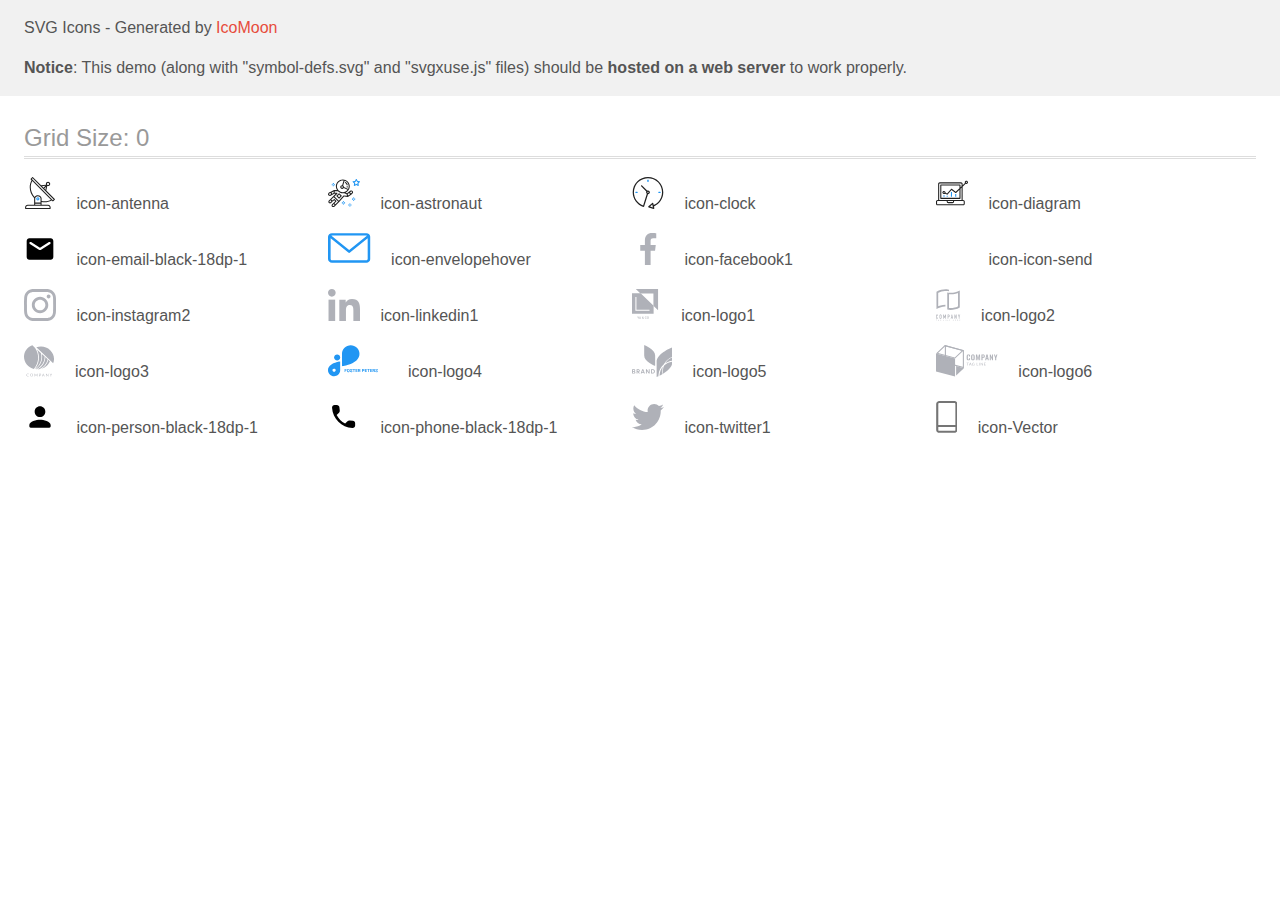
<file: images/svg/icomoon/demo-external-svg.html>
<!doctype html>
<html>
<head>
    <title>IcoMoon - SVG Icons</title>
    <meta charset="utf-8">
    <meta name="viewport" content="width=device-width, initial-scale=1">
    <link rel="stylesheet" href="demo-files/demo.css">
    <link rel="stylesheet" href="style.css">
</head>
<body>
<header class="bgc1 clearfix">
<div class="mhl">
    <p>SVG Icons - Generated by <a href="https://icomoon.io/app">IcoMoon</a></p><p><strong>Notice</strong>: This demo (along with "symbol-defs.svg" and "svgxuse.js" files) should be <b>hosted on a web server</b> to work properly.</p>
</div>
</header>
    <div class="clearfix mhl ptl">
        <h1 class="mvm mtn fgc1">Grid Size: 0</h1>
        <div class="glyph fs1">
            <div class="clearfix pbs">
                <svg class="icon icon-antenna"><use xlink:href="symbol-defs.svg#icon-antenna"></use></svg><span class="name"> icon-antenna</span>
            </div>
        </div>
        <div class="glyph fs1">
            <div class="clearfix pbs">
                <svg class="icon icon-astronaut"><use xlink:href="symbol-defs.svg#icon-astronaut"></use></svg><span class="name"> icon-astronaut</span>
            </div>
        </div>
        <div class="glyph fs1">
            <div class="clearfix pbs">
                <svg class="icon icon-clock"><use xlink:href="symbol-defs.svg#icon-clock"></use></svg><span class="name"> icon-clock</span>
            </div>
        </div>
        <div class="glyph fs1">
            <div class="clearfix pbs">
                <svg class="icon icon-diagram"><use xlink:href="symbol-defs.svg#icon-diagram"></use></svg><span class="name"> icon-diagram</span>
            </div>
        </div>
        <div class="glyph fs1">
            <div class="clearfix pbs">
                <svg class="icon icon-email-black-18dp-1"><use xlink:href="symbol-defs.svg#icon-email-black-18dp-1"></use></svg><span class="name"> icon-email-black-18dp-1</span>
            </div>
        </div>
        <div class="glyph fs1">
            <div class="clearfix pbs">
                <svg class="icon icon-envelopehover"><use xlink:href="symbol-defs.svg#icon-envelopehover"></use></svg><span class="name"> icon-envelopehover</span>
            </div>
        </div>
        <div class="glyph fs1">
            <div class="clearfix pbs">
                <svg class="icon icon-facebook1"><use xlink:href="symbol-defs.svg#icon-facebook1"></use></svg><span class="name"> icon-facebook1</span>
            </div>
        </div>
        <div class="glyph fs1">
            <div class="clearfix pbs">
                <svg class="icon icon-icon-send"><use xlink:href="symbol-defs.svg#icon-icon-send"></use></svg><span class="name"> icon-icon-send</span>
            </div>
        </div>
        <div class="glyph fs1">
            <div class="clearfix pbs">
                <svg class="icon icon-instagram2"><use xlink:href="symbol-defs.svg#icon-instagram2"></use></svg><span class="name"> icon-instagram2</span>
            </div>
        </div>
        <div class="glyph fs1">
            <div class="clearfix pbs">
                <svg class="icon icon-linkedin1"><use xlink:href="symbol-defs.svg#icon-linkedin1"></use></svg><span class="name"> icon-linkedin1</span>
            </div>
        </div>
        <div class="glyph fs1">
            <div class="clearfix pbs">
                <svg class="icon icon-logo1"><use xlink:href="symbol-defs.svg#icon-logo1"></use></svg><span class="name"> icon-logo1</span>
            </div>
        </div>
        <div class="glyph fs1">
            <div class="clearfix pbs">
                <svg class="icon icon-logo2"><use xlink:href="symbol-defs.svg#icon-logo2"></use></svg><span class="name"> icon-logo2</span>
            </div>
        </div>
        <div class="glyph fs1">
            <div class="clearfix pbs">
                <svg class="icon icon-logo3"><use xlink:href="symbol-defs.svg#icon-logo3"></use></svg><span class="name"> icon-logo3</span>
            </div>
        </div>
        <div class="glyph fs1">
            <div class="clearfix pbs">
                <svg class="icon icon-logo4"><use xlink:href="symbol-defs.svg#icon-logo4"></use></svg><span class="name"> icon-logo4</span>
            </div>
        </div>
        <div class="glyph fs1">
            <div class="clearfix pbs">
                <svg class="icon icon-logo5"><use xlink:href="symbol-defs.svg#icon-logo5"></use></svg><span class="name"> icon-logo5</span>
            </div>
        </div>
        <div class="glyph fs1">
            <div class="clearfix pbs">
                <svg class="icon icon-logo6"><use xlink:href="symbol-defs.svg#icon-logo6"></use></svg><span class="name"> icon-logo6</span>
            </div>
        </div>
        <div class="glyph fs1">
            <div class="clearfix pbs">
                <svg class="icon icon-person-black-18dp-1"><use xlink:href="symbol-defs.svg#icon-person-black-18dp-1"></use></svg><span class="name"> icon-person-black-18dp-1</span>
            </div>
        </div>
        <div class="glyph fs1">
            <div class="clearfix pbs">
                <svg class="icon icon-phone-black-18dp-1"><use xlink:href="symbol-defs.svg#icon-phone-black-18dp-1"></use></svg><span class="name"> icon-phone-black-18dp-1</span>
            </div>
        </div>
        <div class="glyph fs1">
            <div class="clearfix pbs">
                <svg class="icon icon-twitter1"><use xlink:href="symbol-defs.svg#icon-twitter1"></use></svg><span class="name"> icon-twitter1</span>
            </div>
        </div>
        <div class="glyph fs1">
            <div class="clearfix pbs">
                <svg class="icon icon-Vector"><use xlink:href="symbol-defs.svg#icon-Vector"></use></svg><span class="name"> icon-Vector</span>
            </div>
        </div>
  </div>
<script defer src="svgxuse.js"></script>
</body>
</html>
</file>
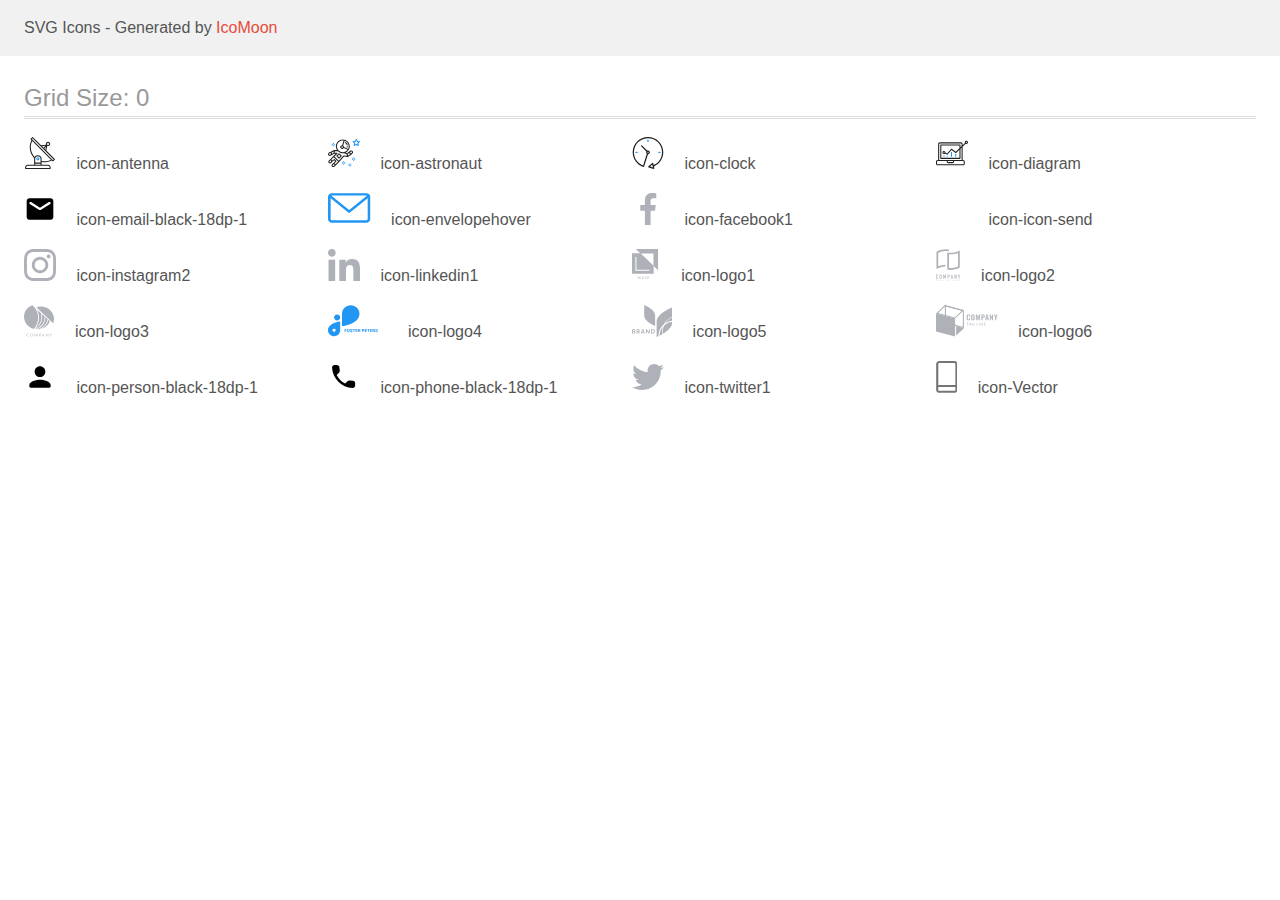
<file: images/svg/icomoon/demo.html>
<!doctype html>
<html>
<head>
    <title>IcoMoon - SVG Icons</title>
    <meta charset="utf-8">
    <meta name="viewport" content="width=device-width, initial-scale=1">
    <link rel="stylesheet" href="demo-files/demo.css">
    <link rel="stylesheet" href="style.css">
</head>
<body>
<svg aria-hidden="true" style="position: absolute; width: 0; height: 0; overflow: hidden;" version="1.1" xmlns="http://www.w3.org/2000/svg" xmlns:xlink="http://www.w3.org/1999/xlink">
<defs>
<symbol id="icon-antenna" viewBox="0 0 32 32">
<path fill="#212121" style="fill: var(--color1, #212121)" d="M30.773 22.098l-8.443-8.505 0.937-4.615c0.242 0.094 0.499 0.144 0.758 0.146h0.006c1.192 0.014 2.17-0.941 2.184-2.133s-0.941-2.17-2.133-2.184c-1.192-0.014-2.17 0.941-2.184 2.133-0.003 0.255 0.039 0.509 0.125 0.749l-4.96 0.605-8.091-8.133c-0.099-0.101-0.235-0.159-0.377-0.16-0.14 0.001-0.274 0.056-0.373 0.155l-1.513 1.504c-0.208 0.208-0.208 0.546 0 0.754l0.814 0.826c-3.153 5.798-2.129 12.978 2.519 17.663 0.043 0.041 0.092 0.074 0.146 0.098-0.034 0.18-0.051 0.364-0.052 0.547v6.187h-6.4c-1.472 0.002-2.665 1.195-2.667 2.667v1.067c0 0.295 0.239 0.533 0.533 0.533h24.533c0.295 0 0.533-0.239 0.533-0.533v-1.067c-0.002-1.472-1.195-2.665-2.667-2.667h-6.4v-2.742c1.003 0.21 2.024 0.317 3.049 0.32 2.458-0.003 4.877-0.615 7.040-1.783l0.818 0.823c0.099 0.101 0.235 0.159 0.377 0.16 0.14-0.001 0.274-0.056 0.373-0.155l1.513-1.504c0.208-0.208 0.208-0.546 0-0.754zM23.28 6.233c0.418-0.415 1.093-0.414 1.508 0.004s0.414 1.093-0.004 1.508c-0.2 0.199-0.47 0.31-0.752 0.31h-0.003c-0.589-0.003-1.064-0.483-1.061-1.072 0.002-0.282 0.115-0.552 0.314-0.751h-0.002zM22.024 9.738l-0.598 2.946-1.175-1.182 1.774-1.763zM21.419 8.836l-1.92 1.909-1.485-1.493 3.405-0.415zM24.004 28.8c0.884 0 1.6 0.716 1.6 1.6v0.533h-23.467v-0.533c0-0.884 0.716-1.6 1.6-1.6h20.267zM16.537 26.667v1.067h-5.333v-1.067h5.333zM11.204 25.6v-4.053c0-1.294 1.196-2.347 2.667-2.347s2.667 1.053 2.667 2.347v4.053h-5.333zM17.604 23.904v-2.357c0-1.882-1.675-3.413-3.733-3.413-1.331-0.020-2.576 0.657-3.281 1.786-4.058-4.274-4.971-10.645-2.279-15.887l18.602 18.708c-2.872 1.461-6.165 1.873-9.309 1.163zM28.893 23.22l-21.057-21.181 0.755-0.752 7.935 7.98c0.004 0 0.006 0.007 0.010 0.010l13.115 13.191-0.757 0.752z"></path>
<path fill="#2196f3" style="fill: var(--color2, #2196f3)" d="M13.876 20.267h-0.005c-0.884-0.001-1.601 0.714-1.602 1.598s0.714 1.601 1.598 1.602h0.005c0.884 0.001 1.601-0.714 1.602-1.598s-0.714-1.601-1.598-1.602zM14.249 22.245c-0.1 0.1-0.236 0.156-0.378 0.155-0.295-0.002-0.532-0.241-0.531-0.536 0.001-0.141 0.057-0.276 0.157-0.375s0.233-0.154 0.373-0.155c0.295 0.002 0.532 0.241 0.53 0.536-0.001 0.141-0.057 0.276-0.157 0.375h0.005z"></path>
</symbol>
<symbol id="icon-astronaut" viewBox="0 0 32 32">
<path fill="#2196f3" style="fill: var(--color2, #2196f3)" d="M31.974 4.524c-0.063-0.193-0.229-0.333-0.43-0.363l-1.91-0.278-0.855-1.731c-0.179-0.365-0.777-0.365-0.956 0l-0.855 1.731-1.91 0.278c-0.201 0.029-0.367 0.17-0.431 0.363-0.062 0.193-0.011 0.405 0.135 0.547l1.383 1.348-0.326 1.903c-0.034 0.2 0.048 0.402 0.212 0.522 0.166 0.121 0.382 0.135 0.562 0.040l1.709-0.899 1.709 0.899c0.078 0.041 0.164 0.061 0.249 0.061 0.11 0 0.221-0.034 0.314-0.102 0.164-0.119 0.246-0.322 0.212-0.522l-0.326-1.903 1.383-1.348c0.145-0.142 0.197-0.354 0.135-0.547zM29.511 5.851c-0.125 0.122-0.183 0.299-0.153 0.472l0.191 1.114-1-0.526c-0.078-0.041-0.163-0.061-0.249-0.061s-0.17 0.020-0.249 0.061l-1.001 0.526 0.191-1.114c0.030-0.173-0.028-0.349-0.153-0.472l-0.81-0.789 1.119-0.163c0.174-0.025 0.324-0.134 0.402-0.292l0.5-1.013 0.5 1.013c0.078 0.157 0.228 0.267 0.402 0.292l1.119 0.163-0.809 0.789z"></path>
<path fill="#2196f3" style="fill: var(--color2, #2196f3)" d="M26.133 20.522h-1.067v1.067h1.067v-1.067z"></path>
<path fill="#2196f3" style="fill: var(--color2, #2196f3)" d="M26.133 22.656h-1.067v1.067h1.067v-1.067z"></path>
<path fill="#2196f3" style="fill: var(--color2, #2196f3)" d="M27.2 21.589h-1.067v1.067h1.067v-1.067z"></path>
<path fill="#2196f3" style="fill: var(--color2, #2196f3)" d="M25.067 21.589h-1.067v1.067h1.067v-1.067z"></path>
<path fill="#2196f3" style="fill: var(--color2, #2196f3)" d="M22.4 26.389h-1.067v1.067h1.067v-1.067z"></path>
<path fill="#2196f3" style="fill: var(--color2, #2196f3)" d="M22.4 28.522h-1.067v1.067h1.067v-1.067z"></path>
<path fill="#2196f3" style="fill: var(--color2, #2196f3)" d="M23.467 27.456h-1.067v1.067h1.067v-1.067z"></path>
<path fill="#2196f3" style="fill: var(--color2, #2196f3)" d="M21.333 27.456h-1.067v1.067h1.067v-1.067z"></path>
<path fill="#2196f3" style="fill: var(--color2, #2196f3)" d="M16 24.256h-1.067v1.067h1.067v-1.067z"></path>
<path fill="#2196f3" style="fill: var(--color2, #2196f3)" d="M16 26.389h-1.067v1.067h1.067v-1.067z"></path>
<path fill="#2196f3" style="fill: var(--color2, #2196f3)" d="M17.067 25.322h-1.067v1.067h1.067v-1.067z"></path>
<path fill="#2196f3" style="fill: var(--color2, #2196f3)" d="M14.933 25.322h-1.067v1.067h1.067v-1.067z"></path>
<path fill="#2196f3" style="fill: var(--color2, #2196f3)" d="M5.866 6.122h-1.067v1.067h1.067v-1.067z"></path>
<path fill="#2196f3" style="fill: var(--color2, #2196f3)" d="M5.866 8.255h-1.067v1.067h1.067v-1.067z"></path>
<path fill="#2196f3" style="fill: var(--color2, #2196f3)" d="M6.933 7.189h-1.067v1.067h1.067v-1.067z"></path>
<path fill="#2196f3" style="fill: var(--color2, #2196f3)" d="M4.8 7.189h-1.067v1.067h1.067v-1.067z"></path>
<path fill="#212121" style="fill: var(--color1, #212121)" d="M24.715 14.159c-0.287-0.388-0.709-0.637-1.188-0.705-0.481-0.068-0.956 0.058-1.34 0.352l-1.252 0.96-1.898 1.417-1.358-0.541c2.421-1.086 4.114-3.508 4.114-6.32 0-3.823-3.123-6.933-6.961-6.933s-6.961 3.11-6.961 6.933c0 1.386 0.414 2.674 1.12 3.758l-2.764-0.024c-0.002 0-0.003 0-0.005 0-0.009 0-0.015 0.004-0.023 0.005-0.053 0.002-0.105 0.013-0.155 0.031-0.013 0.005-0.026 0.008-0.038 0.013-0.006 0.003-0.013 0.003-0.019 0.006l-3.233 1.596c-0.001 0-0.001 0-0.001 0.001l-1.893 0.911c-0.021 0.009-0.042 0.021-0.063 0.035-0.755 0.502-1.012 1.489-0.598 2.295 0.22 0.429 0.595 0.745 1.056 0.889 0.178 0.055 0.359 0.083 0.539 0.083 0.29 0 0.577-0.071 0.839-0.211l1.388-0.738 2.264-1.169 1.357-0.008-5.442 5.416c-0.001 0.001-0.001 0.001-0.002 0.001l-1.339 1.333c-0.316 0.315-0.49 0.732-0.49 1.178s0.174 0.863 0.49 1.179c0.325 0.323 0.752 0.485 1.179 0.485s0.854-0.162 1.18-0.485l1.314-1.309 1.741-1.3 0.901 0.897-1.762 1.754c-0 0.001-0.001 0.001-0.002 0.001l-1.339 1.333c-0.316 0.315-0.49 0.732-0.49 1.178s0.174 0.863 0.49 1.179c0.325 0.323 0.753 0.485 1.18 0.485s0.855-0.162 1.18-0.485l3.482-3.467c0.001-0.001 0.001-0.001 0.001-0.002l1.010-1-0.004-0.004c0.006-0.006 0.015-0.009 0.022-0.015l5.166-5.658 3.471 0.494c0.025 0.004 0.050 0.005 0.075 0.005 0.065 0 0.127-0.015 0.187-0.038 0.018-0.006 0.033-0.015 0.050-0.023 0.019-0.010 0.039-0.015 0.058-0.027l3.213-2.133c0.012-0.008 0.018-0.021 0.029-0.029 0.013-0.010 0.029-0.014 0.041-0.026l1.271-1.191c0.662-0.62 0.753-1.635 0.212-2.362zM2.13 17.77c-0.173 0.093-0.37 0.111-0.558 0.052-0.187-0.058-0.338-0.186-0.427-0.358-0.161-0.314-0.068-0.696 0.214-0.902l1.314-0.632 0.449 1.312-0.992 0.527zM5.628 15.942l-1.548 0.8-0.439-1.283 2.027-1.001-0.040 1.484zM20.727 9.322c0 0.918-0.219 1.785-0.599 2.559l-4.181-1.899c-0.044-0.573-0.341-1.075-0.788-1.388l1.464-4.86c2.378 0.756 4.105 2.974 4.105 5.588zM8.938 9.322c0-3.235 2.644-5.867 5.894-5.867 0.253 0 0.5 0.021 0.745 0.052l-1.432 4.754c-0.019-0.001-0.037-0.006-0.057-0.006-1.033 0-1.873 0.837-1.873 1.867s0.84 1.867 1.873 1.867c0.694 0 1.294-0.383 1.618-0.945l3.862 1.755c-1.075 1.446-2.795 2.39-4.737 2.39-3.25 0-5.894-2.632-5.894-5.867zM14.894 10.122c0 0.441-0.362 0.8-0.806 0.8s-0.806-0.359-0.806-0.8c0-0.441 0.362-0.8 0.806-0.8s0.806 0.359 0.806 0.8zM2.465 25.146c-0.236 0.234-0.619 0.234-0.854 0.001-0.114-0.114-0.176-0.263-0.176-0.423s0.062-0.309 0.176-0.421l0.962-0.958 0.851 0.848-0.959 0.955zM5.679 28.88c-0.236 0.234-0.619 0.235-0.855 0.001-0.114-0.114-0.176-0.263-0.176-0.423s0.062-0.309 0.176-0.421l0.963-0.959 0.852 0.848-0.96 0.955zM9.16 25.411c-0.001 0-0.001 0-0.002 0.001l-1.765 1.76-0.852-0.848 1.763-1.755c0 0 0 0 0-0s0.001-0.001 0.002-0.001c0.040-0.040 0.065-0.088 0.090-0.135 0.007-0.014 0.020-0.026 0.026-0.040 0.017-0.041 0.019-0.085 0.026-0.129 0.003-0.025 0.014-0.047 0.014-0.073 0-0.036-0.013-0.070-0.020-0.106-0.006-0.032-0.006-0.065-0.019-0.095-0.020-0.050-0.055-0.094-0.091-0.138-0.010-0.012-0.014-0.027-0.025-0.038 0 0 0 0-0.001 0s-0.001-0.002-0.001-0.002l-1.607-1.6c-0.017-0.017-0.039-0.024-0.058-0.038-0.028-0.022-0.055-0.042-0.087-0.058-0.030-0.015-0.061-0.024-0.093-0.033-0.034-0.010-0.067-0.017-0.103-0.020-0.033-0.002-0.063 0.001-0.095 0.005-0.036 0.004-0.069 0.009-0.104 0.020-0.034 0.011-0.063 0.027-0.094 0.045-0.020 0.011-0.042 0.015-0.061 0.029l-1.773 1.324-0.901-0.897 2.399-2.386 4.361 4.289-0.928 0.919zM15.979 18.394c-0.015-0.002-0.030 0.004-0.045 0.003-0.039-0.002-0.076 0.001-0.115 0.007-0.030 0.005-0.059 0.011-0.088 0.021-0.034 0.012-0.065 0.028-0.097 0.047-0.030 0.018-0.057 0.037-0.083 0.061-0.013 0.011-0.028 0.017-0.040 0.029l-4.698 5.146-4.328-4.257 2.833-2.818c0.209-0.208 0.21-0.546 0.002-0.755-0.105-0.105-0.243-0.157-0.381-0.156v-0.001l-2.219 0.013 0.028-1.607 3.104 0.027c1.265 1.294 3.029 2.101 4.981 2.101 0.437 0 0.864-0.045 1.279-0.123 0.040 0.032 0.079 0.065 0.13 0.085l2.41 0.96 0.152 0.758 0.178 0.885-3.003-0.427zM20.020 18.572l-0.313-1.558 1.446-1.080 0.947 1.257-2.080 1.381zM23.774 15.741l-0.838 0.785-0.931-1.236 0.831-0.637c0.155-0.119 0.351-0.168 0.543-0.143 0.193 0.027 0.364 0.128 0.48 0.284 0.217 0.292 0.18 0.699-0.085 0.947z"></path>
<path fill="#212121" style="fill: var(--color1, #212121)" d="M13.602 18.544l-2.143-2.133c-0.207-0.207-0.545-0.207-0.753 0l-2.142 2.133c-0.1 0.101-0.157 0.236-0.157 0.378s0.056 0.278 0.157 0.378l2.142 2.133c0.104 0.103 0.241 0.155 0.377 0.155s0.273-0.052 0.376-0.155l2.143-2.133c0.1-0.1 0.157-0.236 0.157-0.378s-0.057-0.278-0.157-0.378zM11.083 20.303l-1.387-1.381 1.387-1.381 1.387 1.381-1.387 1.381z"></path>
<path fill="#212121" style="fill: var(--color1, #212121)" d="M17.164 5.071l-0.258 1.036c0.071 0.018 1.738 0.452 1.738 2.149h1.067c-0-2.017-1.666-2.965-2.547-3.185z"></path>
<path fill="#212121" style="fill: var(--color1, #212121)" d="M19.711 9.322h-1.067v1.067h1.067v-1.067z"></path>
</symbol>
<symbol id="icon-clock" viewBox="0 0 32 32">
<path fill="#212121" style="fill: var(--color1, #212121)" d="M31.297 15.301c-0.002-8.452-6.855-15.303-15.308-15.301s-15.303 6.855-15.301 15.308c0.001 6.658 4.307 12.551 10.649 14.576 0.061 0.019 0.124 0.029 0.187 0.029 0.121-0 0.239-0.032 0.342-0.094 0.135-0.080 0.236-0.207 0.283-0.356l3.865-12.25c1.057-0.005 1.909-0.866 1.903-1.923s-0.866-1.909-1.923-1.903c-0.284 0.001-0.565 0.067-0.82 0.191l-5.106-5.107c-0.253-0.245-0.657-0.238-0.902 0.016-0.239 0.247-0.239 0.639 0 0.886l5.103 5.109c-0.392 0.799-0.168 1.764 0.536 2.309l-3.683 11.673c-7.278-2.681-11.004-10.754-8.323-18.032s10.754-11.004 18.032-8.323 11.004 10.754 8.323 18.032c-1.31 3.556-4.001 6.431-7.462 7.973l-0.398-1.874c-0.073-0.344-0.411-0.565-0.756-0.492-0.109 0.023-0.209 0.074-0.292 0.148l-3.837 3.426c-0.263 0.234-0.287 0.637-0.052 0.9 0.076 0.085 0.174 0.149 0.283 0.184l4.899 1.563c0.335 0.108 0.694-0.077 0.802-0.412 0.034-0.106 0.040-0.219 0.017-0.328l-0.391-1.839c5.664-2.388 9.342-7.942 9.329-14.089zM15.992 14.664c0.352 0 0.638 0.286 0.638 0.638s-0.286 0.638-0.638 0.638c-0.352 0-0.638-0.285-0.638-0.638s0.285-0.638 0.638-0.638zM18.093 29.528l2.184-1.948 0.603 2.84-2.787-0.892z"></path>
<path fill="#2196f3" style="fill: var(--color2, #2196f3)" d="M15.354 3.185v1.275c0 0.352 0.285 0.638 0.638 0.638s0.638-0.285 0.638-0.638v-1.275c0-0.352-0.286-0.638-0.638-0.638s-0.638 0.286-0.638 0.638z"></path>
<path fill="#2196f3" style="fill: var(--color2, #2196f3)" d="M3.876 14.664c-0.352 0-0.638 0.286-0.638 0.638s0.285 0.638 0.638 0.638h1.275c0.352 0 0.638-0.285 0.638-0.638s-0.285-0.638-0.638-0.638h-1.275z"></path>
<path fill="#2196f3" style="fill: var(--color2, #2196f3)" d="M28.108 15.939c0.352 0 0.638-0.285 0.638-0.638s-0.285-0.638-0.638-0.638h-1.275c-0.352 0-0.638 0.286-0.638 0.638s0.286 0.638 0.638 0.638h1.275z"></path>
</symbol>
<symbol id="icon-diagram" viewBox="0 0 32 32">
<path fill="#2196f3" style="fill: var(--color2, #2196f3)" d="M14.925 14.965h1.066v4.798h-1.066v-4.797z"></path>
<path fill="#2196f3" style="fill: var(--color2, #2196f3)" d="M19.19 17.097h1.066v2.665h-1.066v-2.665z"></path>
<path fill="#2196f3" style="fill: var(--color2, #2196f3)" d="M10.661 18.696h1.066v1.066h-1.066v-1.066z"></path>
<path fill="#2196f3" style="fill: var(--color2, #2196f3)" d="M7.463 18.163h1.066v1.599h-1.066v-1.599z"></path>
<path fill="#212121" style="fill: var(--color1, #212121)" d="M1.599 28.291h25.587c0.883 0 1.599-0.716 1.599-1.599v-2.132c0-0.883-0.716-1.599-1.599-1.599h-0.533v-13.293l3.028-2.868c0.703 0.346 1.553 0.136 2.013-0.499s0.396-1.508-0.152-2.068-1.42-0.644-2.065-0.198c-0.644 0.446-0.873 1.292-0.542 2.002l-2.281 2.163v-1.23c0-0.883-0.716-1.599-1.599-1.599h-21.322c-0.883 0-1.599 0.716-1.599 1.599v15.992h-0.533c-0.883 0-1.599 0.716-1.599 1.599v2.132c0 0.883 0.716 1.599 1.599 1.599zM30.384 4.837c0.294 0 0.533 0.239 0.533 0.533s-0.239 0.533-0.533 0.533c-0.294 0-0.533-0.239-0.533-0.533s0.239-0.533 0.533-0.533zM3.198 6.969c0-0.294 0.239-0.533 0.533-0.533h21.322c0.294 0 0.533 0.239 0.533 0.533v2.239l-1.066 1.013v-2.186c0-0.294-0.239-0.533-0.533-0.533h-19.19c-0.294 0-0.533 0.239-0.533 0.533v13.326c0 0.294 0.239 0.533 0.533 0.533h19.19c0.294 0 0.533-0.239 0.533-0.533v-9.674l1.066-1.010v12.284h-22.388v-15.992zM7.996 13.898c-0.721-0.002-1.354 0.478-1.546 1.174s0.105 1.433 0.725 1.801c0.62 0.368 1.41 0.276 1.928-0.226l1.853 0.93c0.215 0.108 0.476 0.057 0.636-0.123l3.939-4.431 3.872 2.901c0.208 0.156 0.498 0.139 0.686-0.039l3.365-3.188v8.131h-18.124v-12.26h18.124v2.66l-3.771 3.572-3.904-2.927c-0.222-0.166-0.534-0.135-0.718 0.072l-3.993 4.493-1.493-0.746c0.011-0.064 0.018-0.129 0.020-0.193 0-0.883-0.716-1.599-1.599-1.599zM8.529 15.498c0 0.294-0.239 0.533-0.533 0.533s-0.533-0.239-0.533-0.533c0-0.294 0.239-0.533 0.533-0.533s0.533 0.239 0.533 0.533zM11.727 24.026h5.331v0.533c0 0.294-0.239 0.533-0.533 0.533h-4.264c-0.294 0-0.533-0.239-0.533-0.533v-0.533zM1.066 24.56c0-0.294 0.239-0.533 0.533-0.533h9.062v0.533c0 0.883 0.716 1.599 1.599 1.599h4.264c0.883 0 1.599-0.716 1.599-1.599v-0.533h9.062c0.294 0 0.533 0.239 0.533 0.533v2.132c0 0.294-0.239 0.533-0.533 0.533h-25.587c-0.294 0-0.533-0.239-0.533-0.533v-2.132z"></path>
</symbol>
<symbol id="icon-email-black-18dp-1" viewBox="0 0 32 32">
<path d="M26.667 5.333h-21.333c-1.467 0-2.653 1.2-2.653 2.667l-0.013 16c0 1.467 1.2 2.667 2.667 2.667h21.333c1.467 0 2.667-1.2 2.667-2.667v-16c0-1.467-1.2-2.667-2.667-2.667zM26.133 11l-9.427 5.893c-0.427 0.267-0.987 0.267-1.413 0l-9.427-5.893c-0.333-0.213-0.533-0.573-0.533-0.96 0-0.893 0.973-1.427 1.733-0.96l8.933 5.587 8.933-5.587c0.76-0.467 1.733 0.067 1.733 0.96 0 0.387-0.2 0.747-0.533 0.96z"></path>
</symbol>
<symbol id="icon-envelopehover" viewBox="0 0 43 32">
<path fill="#2196f3" style="fill: var(--color2, #2196f3)" d="M38.667 0h-34.667c-2.206 0-4 1.675-4 3.734v22.404c0 2.059 1.794 3.734 4 3.734h34.667c2.206 0 4-1.675 4-3.734v-22.404c0-2.059-1.794-3.734-4-3.734v0zM38.667 2.489c0.181 0 0.353 0.035 0.511 0.096l-17.844 14.437-17.844-14.437c0.158-0.061 0.33-0.096 0.511-0.096h34.667zM38.667 27.383h-34.667c-0.736 0-1.333-0.558-1.333-1.245v-20.922l17.793 14.395c0.251 0.203 0.563 0.304 0.874 0.304s0.622-0.101 0.874-0.304l17.793-14.395v20.922c0 0.687-0.598 1.245-1.333 1.245v0z"></path>
</symbol>
<symbol id="icon-facebook1" viewBox="0 0 32 32">
<path fill="#afb1b8" style="fill: var(--color3, #afb1b8)" d="M21.329 5.313h2.921v-5.088c-0.504-0.069-2.237-0.225-4.256-0.225-4.212 0-7.097 2.649-7.097 7.519v4.481h-4.648v5.688h4.648v14.312h5.699v-14.311h4.46l0.708-5.688h-5.169v-3.919c0.001-1.644 0.444-2.769 2.735-2.769z"></path>
</symbol>
<symbol id="icon-icon-send" viewBox="0 0 32 32">
<path fill="#fff" style="fill: var(--color4, #fff)" d="M32 0l-32 18 10.227 3.788 15.773-14.788-11.998 16.186 0.010 0.004-0.012-0.004v8.814l5.735-6.691 7.265 2.691 5-28z"></path>
</symbol>
<symbol id="icon-instagram2" viewBox="0 0 32 32">
<path fill="#afb1b8" style="fill: var(--color3, #afb1b8)" d="M31.969 9.408c-0.075-1.7-0.35-2.869-0.744-3.882-0.406-1.075-1.032-2.038-1.851-2.838-0.8-0.813-1.769-1.444-2.832-1.844-1.019-0.394-2.182-0.669-3.882-0.744-1.713-0.081-2.257-0.1-6.601-0.1s-4.888 0.019-6.595 0.094c-1.7 0.075-2.869 0.35-3.882 0.744-1.075 0.406-2.038 1.031-2.838 1.85-0.813 0.8-1.444 1.769-1.844 2.832-0.394 1.019-0.669 2.182-0.744 3.882-0.081 1.713-0.1 2.257-0.1 6.601s0.019 4.888 0.094 6.595c0.075 1.7 0.35 2.869 0.744 3.882 0.406 1.075 1.038 2.038 1.85 2.838 0.8 0.813 1.769 1.444 2.832 1.844 1.019 0.394 2.182 0.669 3.882 0.744 1.706 0.075 2.25 0.094 6.595 0.094s4.888-0.019 6.595-0.094c1.7-0.075 2.869-0.35 3.882-0.744 2.151-0.832 3.851-2.532 4.682-4.682 0.394-1.019 0.669-2.182 0.744-3.882 0.075-1.707 0.094-2.251 0.094-6.595s-0.006-4.888-0.081-6.595zM29.087 22.473c-0.069 1.563-0.331 2.407-0.55 2.969-0.538 1.394-1.644 2.5-3.038 3.038-0.563 0.219-1.413 0.481-2.969 0.55-1.688 0.075-2.194 0.094-6.464 0.094s-4.782-0.019-6.464-0.094c-1.563-0.069-2.407-0.331-2.969-0.55-0.694-0.256-1.325-0.663-1.838-1.194-0.531-0.519-0.938-1.144-1.194-1.838-0.219-0.563-0.481-1.413-0.55-2.969-0.075-1.688-0.094-2.194-0.094-6.464s0.019-4.782 0.094-6.464c0.069-1.563 0.331-2.407 0.55-2.969 0.256-0.694 0.663-1.325 1.2-1.838 0.519-0.531 1.144-0.938 1.838-1.194 0.563-0.219 1.413-0.481 2.969-0.55 1.688-0.075 2.194-0.094 6.464-0.094 4.276 0 4.782 0.019 6.464 0.094 1.563 0.069 2.407 0.331 2.969 0.55 0.694 0.256 1.325 0.662 1.838 1.194 0.531 0.519 0.938 1.144 1.194 1.838 0.219 0.563 0.481 1.413 0.55 2.969 0.075 1.688 0.094 2.194 0.094 6.464s-0.019 4.77-0.094 6.458z"></path>
<path fill="#afb1b8" style="fill: var(--color3, #afb1b8)" d="M16.059 7.783c-4.538 0-8.22 3.682-8.22 8.22s3.682 8.22 8.22 8.22c4.539 0 8.22-3.682 8.22-8.22s-3.682-8.22-8.22-8.22zM16.059 21.335c-2.944 0-5.332-2.388-5.332-5.332s2.388-5.332 5.332-5.332c2.944 0 5.332 2.388 5.332 5.332s-2.388 5.332-5.332 5.332z"></path>
<path fill="#afb1b8" style="fill: var(--color3, #afb1b8)" d="M26.524 7.458c0 1.060-0.859 1.919-1.919 1.919s-1.919-0.859-1.919-1.919c0-1.060 0.859-1.919 1.919-1.919s1.919 0.859 1.919 1.919z"></path>
</symbol>
<symbol id="icon-linkedin1" viewBox="0 0 32 32">
<path fill="#afb1b8" style="fill: var(--color3, #afb1b8)" d="M31.992 32v-0.001h0.008v-11.736c0-5.741-1.236-10.164-7.948-10.164-3.227 0-5.392 1.771-6.276 3.449h-0.093v-2.913h-6.364v21.364h6.627v-10.579c0-2.785 0.528-5.479 3.977-5.479 3.399 0 3.449 3.179 3.449 5.657v10.401h6.62z"></path>
<path fill="#afb1b8" style="fill: var(--color3, #afb1b8)" d="M0.528 10.636h6.635v21.364h-6.635v-21.364z"></path>
<path fill="#afb1b8" style="fill: var(--color3, #afb1b8)" d="M3.843 0c-2.121 0-3.843 1.721-3.843 3.843s1.721 3.879 3.843 3.879c2.121 0 3.843-1.757 3.843-3.879-0.001-2.121-1.723-3.843-3.843-3.843v0z"></path>
</symbol>
<symbol id="icon-logo1" viewBox="0 0 29 32">
<path fill="#afb1b8" style="fill: var(--color3, #afb1b8)" d="M3.84 0l4.677 4.428h13.046v12.351l4.677 4.428v-21.206h-22.4z"></path>
<path fill="#afb1b8" style="fill: var(--color3, #afb1b8)" d="M0 4.241v20.6h21.76v-8.188l-13.105-12.406-8.655-0.005zM17.615 21.828h-14.172v-13.854h1.002v12.916h13.17v0.938z"></path>
<path fill="#afb1b8" style="fill: var(--color3, #afb1b8)" d="M6.266 28.662l0.523-1.078h0.438l-0.763 1.438v0.837h-0.397v-0.837l-0.764-1.438h0.439l0.523 1.078zM8.513 29.329h-0.881l-0.184 0.53h-0.411l0.859-2.275h0.355l0.861 2.275h-0.412l-0.186-0.53zM7.743 29.010h0.659l-0.33-0.944-0.33 0.944zM10.071 29.244c0-0.105 0.029-0.202 0.086-0.289 0.057-0.089 0.17-0.193 0.339-0.314-0.088-0.111-0.151-0.206-0.186-0.284s-0.052-0.154-0.052-0.227c0-0.178 0.054-0.319 0.162-0.422s0.254-0.156 0.438-0.156c0.166 0 0.301 0.049 0.406 0.147 0.106 0.097 0.159 0.217 0.159 0.361 0 0.095-0.024 0.182-0.072 0.262-0.048 0.079-0.127 0.158-0.236 0.238l-0.155 0.113 0.439 0.519c0.064-0.125 0.095-0.264 0.095-0.417h0.33c0 0.28-0.066 0.51-0.197 0.689l0.334 0.395h-0.441l-0.128-0.152c-0.162 0.122-0.356 0.183-0.581 0.183s-0.405-0.059-0.541-0.178c-0.134-0.12-0.202-0.276-0.202-0.467zM10.824 29.587c0.128 0 0.248-0.043 0.359-0.128l-0.497-0.586-0.048 0.034c-0.125 0.095-0.188 0.203-0.188 0.325 0 0.105 0.034 0.191 0.102 0.256s0.158 0.098 0.272 0.098zM10.615 28.121c0 0.087 0.054 0.197 0.161 0.33l0.173-0.119 0.048-0.039c0.065-0.057 0.097-0.131 0.097-0.22 0-0.059-0.022-0.11-0.067-0.152-0.045-0.043-0.102-0.064-0.17-0.064-0.074 0-0.133 0.025-0.177 0.075s-0.066 0.113-0.066 0.189zM14.748 29.118c-0.023 0.243-0.113 0.432-0.269 0.569-0.156 0.135-0.364 0.203-0.623 0.203-0.181 0-0.341-0.043-0.48-0.128-0.137-0.086-0.244-0.209-0.319-0.367s-0.114-0.342-0.117-0.552v-0.212c0-0.215 0.038-0.404 0.114-0.567s0.185-0.29 0.327-0.378c0.143-0.088 0.307-0.133 0.494-0.133 0.251 0 0.453 0.068 0.606 0.205s0.242 0.329 0.267 0.578h-0.394c-0.019-0.164-0.067-0.281-0.144-0.353-0.076-0.073-0.188-0.109-0.336-0.109-0.172 0-0.304 0.063-0.397 0.189-0.092 0.125-0.139 0.309-0.141 0.552v0.202c0 0.246 0.044 0.433 0.131 0.563s0.218 0.194 0.387 0.194c0.155 0 0.272-0.035 0.35-0.105s0.128-0.186 0.148-0.348h0.394zM16.918 28.78c0 0.223-0.039 0.419-0.116 0.588-0.077 0.168-0.188 0.297-0.331 0.388-0.143 0.090-0.307 0.134-0.494 0.134-0.184 0-0.349-0.045-0.494-0.134-0.144-0.091-0.255-0.219-0.334-0.386-0.078-0.167-0.118-0.359-0.119-0.576v-0.128c0-0.222 0.039-0.418 0.117-0.588 0.079-0.17 0.19-0.299 0.333-0.389 0.144-0.091 0.308-0.136 0.494-0.136s0.349 0.045 0.492 0.134c0.144 0.088 0.255 0.217 0.333 0.384s0.118 0.361 0.119 0.583v0.127zM16.523 28.662c0-0.252-0.048-0.445-0.144-0.58-0.095-0.134-0.23-0.202-0.405-0.202-0.171 0-0.305 0.067-0.402 0.202-0.096 0.133-0.145 0.322-0.147 0.567v0.131c0 0.25 0.048 0.443 0.145 0.58s0.233 0.205 0.406 0.205c0.175 0 0.309-0.067 0.403-0.2 0.095-0.133 0.142-0.328 0.142-0.584v-0.119z"></path>
</symbol>
<symbol id="icon-logo2" viewBox="0 0 25 32">
<path fill="#afb1b8" style="fill: var(--color3, #afb1b8)" d="M10.447 1.806h0.084c0.156 0 0.324 0.016 0.49 0.030 0.734 0.052 1.463 0.162 2.179 0.329v-1.762c-0.738-0.185-1.491-0.305-2.25-0.358-0.288-0.022-0.595-0.036-0.909-0.044h-0.263c-1.523 0.006-3.039 0.201-4.515 0.582-1.68 0.419-3.293 1.075-4.79 1.948v17.475c1.442-0.783 2.976-1.381 4.566-1.779 1.256-0.32 2.539-0.517 3.833-0.588h0.051c0.216-0.011 0.433-0.017 0.655-0.019v-1.79c-1.681 0.022-3.353 0.244-4.982 0.662-0.602 0.157-1.185 0.325-1.731 0.513l-0.623 0.211v-13.625l0.266-0.128c2.032-0.963 4.229-1.524 6.471-1.651 0.019-0.001 0.037-0.001 0.056 0 0.248-0.013 0.497-0.019 0.741-0.019h0.28c0.129 0.003 0.258 0.006 0.388 0.014z"></path>
<path fill="#afb1b8" style="fill: var(--color3, #afb1b8)" d="M14.838 3.651c-0.409 0-0.814-0.014-1.205-0.044-0.467-0.034-0.947-0.091-1.401-0.167-0.277-0.047-0.55-0.103-0.814-0.164v17.275c1.12 0.277 2.271 0.413 3.425 0.404 1.523-0.006 3.039-0.201 4.515-0.581 1.68-0.42 3.294-1.075 4.792-1.948v-17.163c-1.441 0.783-2.975 1.381-4.564 1.781-1.551 0.398-3.145 0.603-4.747 0.609zM21.745 3.95l0.623-0.21v13.63l-0.266 0.128c-1.021 0.486-2.087 0.869-3.184 1.144-1.331 0.344-2.7 0.522-4.074 0.527-0.411 0-0.819-0.017-1.214-0.052l-0.427-0.038v-14.017l0.497 0.033c0.361 0.023 0.735 0.034 1.141 0.034 1.745-0.006 3.482-0.229 5.173-0.663 0.581-0.153 1.158-0.325 1.731-0.518z"></path>
<path fill="#afb1b8" style="fill: var(--color3, #afb1b8)" d="M1.684 25.977c-0.090-0.093-0.197-0.166-0.317-0.214s-0.247-0.071-0.376-0.066c-0.137-0.002-0.273 0.024-0.4 0.075-0.117 0.046-0.222 0.116-0.311 0.205s-0.156 0.196-0.201 0.313c-0.049 0.123-0.073 0.254-0.072 0.387v2.335c-0.006 0.165 0.026 0.328 0.092 0.479 0.055 0.12 0.135 0.226 0.233 0.313 0.093 0.079 0.203 0.135 0.321 0.166 0.114 0.032 0.231 0.048 0.349 0.049 0.13 0.001 0.259-0.027 0.377-0.081 0.117-0.051 0.222-0.124 0.311-0.216 0.087-0.091 0.156-0.197 0.204-0.313 0.050-0.118 0.075-0.244 0.075-0.372v-0.261h-0.61v0.208c0.002 0.071-0.010 0.142-0.036 0.208-0.020 0.050-0.050 0.095-0.089 0.131-0.038 0.031-0.081 0.053-0.128 0.067-0.041 0.014-0.084 0.021-0.128 0.022-0.054 0.006-0.11-0.002-0.16-0.024s-0.094-0.057-0.126-0.101c-0.058-0.094-0.086-0.203-0.081-0.313v-2.177c-0.004-0.121 0.022-0.241 0.075-0.349 0.032-0.049 0.077-0.089 0.129-0.114s0.112-0.034 0.17-0.027c0.053-0.002 0.105 0.009 0.152 0.032s0.089 0.057 0.12 0.099c0.068 0.090 0.104 0.2 0.101 0.313v0.202h0.604v-0.238c0.001-0.14-0.024-0.278-0.075-0.408-0.045-0.122-0.114-0.234-0.204-0.329z"></path>
<path fill="#afb1b8" style="fill: var(--color3, #afb1b8)" d="M5.31 25.95c-0.195-0.164-0.44-0.255-0.694-0.257-0.124 0.001-0.248 0.023-0.364 0.066-0.119 0.043-0.228 0.107-0.322 0.191-0.101 0.091-0.182 0.202-0.237 0.327-0.061 0.143-0.092 0.297-0.089 0.452v2.239c-0.004 0.158 0.026 0.314 0.089 0.459 0.055 0.12 0.136 0.227 0.237 0.313 0.093 0.087 0.203 0.154 0.322 0.197 0.117 0.043 0.24 0.065 0.364 0.066s0.248-0.022 0.364-0.066c0.121-0.044 0.233-0.111 0.33-0.197 0.097-0.087 0.176-0.194 0.23-0.313 0.063-0.144 0.093-0.301 0.089-0.459v-2.239c0.003-0.155-0.027-0.31-0.089-0.452-0.054-0.123-0.133-0.235-0.23-0.327zM5.025 28.969c0.005 0.060-0.003 0.12-0.024 0.176s-0.054 0.107-0.097 0.148c-0.081 0.068-0.182 0.105-0.287 0.105s-0.207-0.037-0.287-0.105c-0.043-0.041-0.076-0.092-0.097-0.148s-0.029-0.116-0.024-0.176v-2.239c-0.005-0.060 0.003-0.12 0.024-0.176s0.054-0.107 0.097-0.148c0.081-0.068 0.182-0.105 0.287-0.105s0.207 0.037 0.287 0.105c0.043 0.041 0.076 0.092 0.097 0.148s0.029 0.116 0.024 0.176v2.239z"></path>
<path fill="#afb1b8" style="fill: var(--color3, #afb1b8)" d="M10.072 29.969v-4.239h-0.587l-0.771 2.244h-0.011l-0.777-2.244h-0.581v4.239h0.606v-2.579h0.011l0.593 1.823h0.302l0.598-1.823h0.011v2.579h0.606z"></path>
<path fill="#afb1b8" style="fill: var(--color3, #afb1b8)" d="M13.513 26.027c-0.093-0.105-0.211-0.184-0.343-0.232-0.142-0.046-0.29-0.068-0.439-0.066h-0.9v4.239h0.604v-1.656h0.311c0.188 0.009 0.376-0.031 0.545-0.116 0.137-0.076 0.252-0.188 0.332-0.324 0.070-0.113 0.117-0.238 0.139-0.369 0.024-0.16 0.035-0.321 0.033-0.482 0.006-0.204-0.014-0.407-0.059-0.606-0.040-0.147-0.117-0.281-0.223-0.39zM13.201 27.319c-0.003 0.077-0.022 0.152-0.056 0.221-0.035 0.065-0.089 0.117-0.156 0.149-0.089 0.040-0.187 0.058-0.285 0.053h-0.276v-1.441h0.311c0.094-0.005 0.187 0.014 0.272 0.053 0.062 0.036 0.112 0.091 0.142 0.157 0.033 0.074 0.051 0.155 0.053 0.236 0 0.089 0 0.183 0 0.282s0.006 0.2 0 0.291h-0.006z"></path>
<path fill="#afb1b8" style="fill: var(--color3, #afb1b8)" d="M16.374 25.73h-0.495l-0.934 4.239h0.604l0.177-0.911h0.824l0.177 0.911h0.604l-0.957-4.239zM15.816 28.481l0.297-1.537h0.011l0.296 1.537h-0.604z"></path>
<path fill="#afb1b8" style="fill: var(--color3, #afb1b8)" d="M20.277 28.283h-0.011l-0.912-2.554h-0.581v4.239h0.604v-2.549h0.012l0.923 2.549h0.568v-4.239h-0.604v2.554z"></path>
<path fill="#afb1b8" style="fill: var(--color3, #afb1b8)" d="M23.968 25.73l-0.486 1.685h-0.012l-0.486-1.685h-0.64l0.83 2.447v1.792h0.604v-1.792l0.83-2.447h-0.64z"></path>
<path fill="#afb1b8" style="fill: var(--color3, #afb1b8)" d="M0 31.166h0.291v0.817h0.198v-0.817h0.29v-0.167h-0.778v0.167z"></path>
<path fill="#afb1b8" style="fill: var(--color3, #afb1b8)" d="M2.447 30.998l-0.381 0.984h0.21l0.081-0.224h0.392l0.084 0.224h0.215l-0.391-0.984h-0.21zM2.416 31.593l0.134-0.365 0.134 0.365h-0.268z"></path>
<path fill="#afb1b8" style="fill: var(--color3, #afb1b8)" d="M4.866 31.62h0.227v0.127c-0.066 0.053-0.149 0.082-0.234 0.083-0.040 0.002-0.079-0.005-0.116-0.021s-0.068-0.041-0.093-0.072c-0.052-0.075-0.078-0.165-0.073-0.257 0-0.219 0.095-0.329 0.283-0.329 0.050-0.005 0.099 0.008 0.14 0.037s0.070 0.071 0.082 0.12l0.195-0.038c-0.042-0.192-0.181-0.289-0.417-0.289-0.127-0.003-0.25 0.042-0.344 0.127-0.050 0.049-0.088 0.108-0.112 0.174s-0.034 0.135-0.029 0.205c-0.006 0.135 0.039 0.267 0.126 0.369 0.048 0.050 0.107 0.088 0.171 0.113s0.134 0.035 0.203 0.031c0.154 0.004 0.304-0.052 0.417-0.157v-0.388h-0.427v0.166z"></path>
<path fill="#afb1b8" style="fill: var(--color3, #afb1b8)" d="M7.337 30.998h-0.199v0.984h0.69v-0.167h-0.49v-0.817z"></path>
<path fill="#afb1b8" style="fill: var(--color3, #afb1b8)" d="M9.426 30.998h-0.199v0.984h0.199v-0.984z"></path>
<path fill="#afb1b8" style="fill: var(--color3, #afb1b8)" d="M11.469 31.656l-0.403-0.657h-0.193v0.984h0.185v-0.643l0.395 0.643h0.198v-0.984h-0.182v0.657z"></path>
<path fill="#afb1b8" style="fill: var(--color3, #afb1b8)" d="M13.315 31.549h0.49v-0.167h-0.49v-0.216h0.528v-0.167h-0.727v0.984h0.747v-0.167h-0.548v-0.266z"></path>
<path fill="#afb1b8" style="fill: var(--color3, #afb1b8)" d="M17.792 31.387h-0.388v-0.388h-0.198v0.984h0.198v-0.43h0.388v0.43h0.198v-0.984h-0.198v0.388z"></path>
<path fill="#afb1b8" style="fill: var(--color3, #afb1b8)" d="M19.649 31.549h0.492v-0.167h-0.492v-0.216h0.529v-0.167h-0.727v0.984h0.746v-0.167h-0.548v-0.266z"></path>
<path fill="#afb1b8" style="fill: var(--color3, #afb1b8)" d="M22.168 31.549c0.171-0.027 0.258-0.117 0.258-0.274 0.005-0.042-0.001-0.084-0.018-0.123s-0.044-0.072-0.078-0.096c-0.089-0.045-0.189-0.065-0.288-0.058h-0.417v0.984h0.198v-0.412h0.039c0.042-0.003 0.084 0.005 0.123 0.022 0.029 0.018 0.053 0.043 0.070 0.072l0.215 0.313h0.237l-0.12-0.192c-0.053-0.095-0.128-0.176-0.218-0.236zM21.969 31.413h-0.146v-0.247h0.156c0.068-0.006 0.136 0.002 0.201 0.023 0.014 0.013 0.026 0.029 0.033 0.046s0.011 0.037 0.010 0.056c-0.001 0.019-0.006 0.038-0.015 0.055s-0.022 0.032-0.037 0.043c-0.065 0.020-0.133 0.028-0.201 0.023z"></path>
<path fill="#afb1b8" style="fill: var(--color3, #afb1b8)" d="M24.067 31.549h0.49v-0.167h-0.49v-0.216h0.529v-0.167h-0.729v0.984h0.747v-0.167h-0.548v-0.266z"></path>
</symbol>
<symbol id="icon-logo3" viewBox="0 0 31 32">
<path fill="#afb1b8" style="fill: var(--color3, #afb1b8)" d="M4.722 31.103c0.011 0 0.022 0.003 0.032 0.007s0.019 0.011 0.027 0.018l0.153 0.161c-0.119 0.13-0.266 0.234-0.431 0.305-0.193 0.077-0.401 0.115-0.611 0.109-0.197 0.004-0.392-0.031-0.574-0.102-0.164-0.065-0.312-0.164-0.433-0.288-0.123-0.129-0.218-0.28-0.279-0.445-0.067-0.184-0.1-0.377-0.098-0.571-0.003-0.195 0.033-0.39 0.105-0.573 0.067-0.166 0.168-0.317 0.297-0.445 0.131-0.126 0.287-0.224 0.459-0.29 0.189-0.070 0.389-0.104 0.591-0.102 0.188-0.004 0.375 0.027 0.549 0.093 0.152 0.063 0.291 0.15 0.412 0.257l-0.128 0.171c-0.009 0.012-0.020 0.023-0.033 0.031-0.015 0.010-0.033 0.014-0.052 0.013-0.020-0.001-0.039-0.008-0.056-0.018l-0.069-0.046-0.096-0.058c-0.041-0.022-0.084-0.041-0.128-0.057-0.057-0.019-0.115-0.035-0.174-0.046-0.075-0.013-0.151-0.019-0.228-0.018-0.146-0.002-0.29 0.024-0.425 0.077-0.126 0.048-0.239 0.122-0.333 0.215-0.095 0.099-0.169 0.216-0.216 0.343-0.054 0.145-0.080 0.298-0.078 0.452-0.002 0.156 0.024 0.312 0.078 0.46 0.047 0.126 0.119 0.242 0.212 0.341 0.088 0.093 0.196 0.165 0.318 0.212 0.125 0.049 0.259 0.074 0.394 0.073 0.078 0.001 0.156-0.004 0.234-0.015 0.126-0.015 0.247-0.056 0.354-0.122 0.054-0.034 0.104-0.072 0.151-0.113 0.020-0.018 0.046-0.028 0.073-0.029z"></path>
<path fill="#afb1b8" style="fill: var(--color3, #afb1b8)" d="M9.144 30.296c0.002 0.194-0.033 0.386-0.103 0.567-0.062 0.165-0.161 0.315-0.288 0.44s-0.282 0.224-0.452 0.289c-0.375 0.136-0.789 0.136-1.164 0-0.169-0.066-0.323-0.165-0.45-0.29-0.128-0.128-0.227-0.279-0.291-0.445-0.138-0.367-0.138-0.769 0-1.136 0.065-0.166 0.164-0.317 0.291-0.447 0.128-0.121 0.281-0.216 0.45-0.279 0.374-0.139 0.79-0.139 1.164 0 0.17 0.066 0.324 0.165 0.452 0.29 0.126 0.127 0.224 0.276 0.289 0.44 0.071 0.183 0.106 0.376 0.103 0.571zM8.742 30.296c0.003-0.155-0.022-0.309-0.073-0.456-0.043-0.126-0.113-0.242-0.205-0.341-0.090-0.094-0.2-0.167-0.323-0.215-0.272-0.1-0.574-0.1-0.846 0-0.123 0.048-0.234 0.121-0.324 0.215-0.093 0.098-0.164 0.215-0.207 0.341-0.097 0.297-0.097 0.615 0 0.912 0.043 0.126 0.114 0.242 0.207 0.341 0.090 0.093 0.2 0.166 0.324 0.213 0.273 0.097 0.573 0.097 0.846 0 0.123-0.047 0.234-0.12 0.323-0.213 0.092-0.099 0.162-0.215 0.205-0.341 0.051-0.147 0.076-0.301 0.073-0.456z"></path>
<path fill="#afb1b8" style="fill: var(--color3, #afb1b8)" d="M12.161 30.774l0.040 0.102c0.015-0.036 0.029-0.069 0.044-0.102 0.015-0.034 0.031-0.068 0.050-0.1l0.978-1.694c0.019-0.029 0.036-0.047 0.056-0.053 0.026-0.008 0.053-0.011 0.080-0.009h0.289v2.755h-0.343v-2.026c0-0.026 0-0.055 0-0.086-0.002-0.032-0.002-0.063 0-0.095l-0.984 1.718c-0.012 0.026-0.033 0.047-0.058 0.063s-0.054 0.023-0.084 0.023h-0.056c-0.030 0-0.059-0.007-0.084-0.023s-0.045-0.037-0.057-0.063l-1.013-1.729c0 0.033 0 0.066 0 0.099s0 0.062 0 0.088v2.026h-0.331v-2.75h0.289c0.027-0.002 0.054 0.002 0.080 0.009 0.024 0.011 0.043 0.030 0.054 0.053l0.999 1.696c0.020 0.031 0.036 0.064 0.050 0.098z"></path>
<path fill="#afb1b8" style="fill: var(--color3, #afb1b8)" d="M15.841 30.638v1.032h-0.383v-2.752h0.854c0.161-0.003 0.322 0.017 0.477 0.060 0.124 0.033 0.239 0.092 0.337 0.171 0.085 0.075 0.151 0.167 0.191 0.27 0.045 0.112 0.067 0.232 0.065 0.352 0.002 0.121-0.022 0.24-0.071 0.352-0.046 0.106-0.117 0.2-0.207 0.275-0.098 0.083-0.214 0.145-0.339 0.182-0.149 0.045-0.305 0.067-0.461 0.064l-0.463-0.007zM15.841 30.342h0.463c0.101 0.001 0.201-0.013 0.297-0.042 0.079-0.025 0.152-0.066 0.214-0.119 0.058-0.050 0.102-0.113 0.13-0.182 0.031-0.074 0.047-0.152 0.046-0.232 0.004-0.076-0.009-0.153-0.038-0.224s-0.075-0.135-0.134-0.188c-0.146-0.109-0.33-0.162-0.515-0.148h-0.463v1.134z"></path>
<path fill="#afb1b8" style="fill: var(--color3, #afb1b8)" d="M20.987 31.673h-0.302c-0.030 0.001-0.060-0.008-0.084-0.026-0.022-0.017-0.039-0.039-0.050-0.064l-0.26-0.666h-1.307l-0.27 0.666c-0.010 0.024-0.026 0.046-0.048 0.062-0.024 0.019-0.055 0.028-0.086 0.027h-0.302l1.148-2.756h0.398l1.164 2.756zM19.092 30.65h1.080l-0.456-1.122c-0.035-0.084-0.064-0.171-0.086-0.259l-0.044 0.144c-0.013 0.044-0.029 0.084-0.042 0.117l-0.452 1.12z"></path>
<path fill="#afb1b8" style="fill: var(--color3, #afb1b8)" d="M22.641 28.931c0.023 0.012 0.043 0.029 0.057 0.049l1.675 2.077c0-0.033 0-0.066 0-0.097s0-0.062 0-0.091v-1.951h0.343v2.756h-0.191c-0.027 0.001-0.054-0.005-0.078-0.016-0.024-0.013-0.044-0.030-0.061-0.051l-1.673-2.075c0.002 0.032 0.002 0.063 0 0.095 0 0.031 0 0.058 0 0.084v1.964h-0.343v-2.756h0.203c0.024-0.001 0.047 0.004 0.069 0.013z"></path>
<path fill="#afb1b8" style="fill: var(--color3, #afb1b8)" d="M27.537 30.577v1.094h-0.383v-1.094l-1.059-1.66h0.343c0.030-0.002 0.059 0.007 0.082 0.024 0.021 0.018 0.038 0.039 0.052 0.062l0.662 1.071c0.027 0.046 0.050 0.088 0.069 0.128s0.034 0.078 0.048 0.117l0.050-0.119c0.019-0.043 0.040-0.085 0.065-0.126l0.653-1.078c0.014-0.021 0.030-0.041 0.050-0.058 0.023-0.019 0.052-0.029 0.082-0.027h0.346l-1.060 1.667z"></path>
<path fill="#afb1b8" style="fill: var(--color3, #afb1b8)" d="M11.971 24.293c0.167 0.020 0.335 0.036 0.505 0.051 2.583-1.101 4.768-2.902 6.282-5.18s2.29-4.929 2.231-7.624l-2.846-2.712c0.579 2.869 0.308 5.836-0.782 8.567s-2.956 5.12-5.389 6.898z"></path>
<path fill="#afb1b8" style="fill: var(--color3, #afb1b8)" d="M10.955 24.167l0.077 0.015c2.6-1.772 4.583-4.247 5.691-7.104s1.292-5.965 0.526-8.922l-4.054-3.862c1.64 3.175 2.3 6.728 1.903 10.246s-1.833 6.857-4.143 9.628z"></path>
<path fill="#afb1b8" style="fill: var(--color3, #afb1b8)" d="M24.704 14.725c-0.689 2.961-2.362 5.632-4.77 7.616-0.703 0.582-1.462 1.101-2.266 1.55 1.961-0.549 3.764-1.52 5.269-2.838s2.672-2.947 3.412-4.763l-1.644-1.565z"></path>
<path fill="#afb1b8" style="fill: var(--color3, #afb1b8)" d="M24.059 14.289l-2.341-2.23c-0.045 2.543-0.804 5.028-2.197 7.197s-3.372 3.943-5.729 5.137h0.012c0.525-0 1.050-0.030 1.572-0.089 2.203-0.857 4.148-2.219 5.664-3.967s2.553-3.825 3.021-6.047z"></path>
<path fill="#afb1b8" style="fill: var(--color3, #afb1b8)" d="M11.294 2.664l-2.793-2.664c-2.497 0.919-4.644 2.535-6.161 4.636s-2.332 4.589-2.34 7.139v0c0.009 2.818 1.005 5.552 2.829 7.77s4.372 3.793 7.242 4.476c2.561-2.973 4.061-6.647 4.281-10.488s-0.851-7.648-3.058-10.869z"></path>
<path fill="#afb1b8" style="fill: var(--color3, #afb1b8)" d="M30.512 13.878c-0.010-3.343-1.408-6.546-3.89-8.91s-5.843-3.696-9.352-3.706c-1.621-0.002-3.229 0.283-4.741 0.841l17.099 16.291c0.586-1.44 0.885-2.971 0.884-4.515z"></path>
</symbol>
<symbol id="icon-logo4" viewBox="0 0 60 32">
<path fill="#2196f3" style="fill: var(--color2, #2196f3)" d="M9.23 9.548h-0.002c-1.684 0-3.048 1.33-3.048 2.971v0.002c0 1.641 1.365 2.971 3.048 2.971h0.002c1.684 0 3.048-1.33 3.048-2.971v-0.002c0-1.641-1.365-2.971-3.048-2.971z"></path>
<path fill="#2196f3" style="fill: var(--color2, #2196f3)" d="M31.73 8.599c-0.005-2.279-0.936-4.463-2.589-6.074s-3.894-2.519-6.233-2.524v0c-2.339 0.004-4.581 0.911-6.235 2.523s-2.586 3.796-2.59 6.076v12.566c0 0 17.645-1.915 17.647-12.564v-0.002z"></path>
<path fill="#2196f3" style="fill: var(--color2, #2196f3)" d="M0 25.289c0.004 1.586 0.652 3.105 1.803 4.226s2.709 1.753 4.336 1.758c1.627-0.005 3.185-0.636 4.336-1.757s1.799-2.64 1.803-4.225v-8.744c0 0-12.278 1.334-12.278 8.742zM6.139 26.856c-0.318 0-0.629-0.092-0.893-0.264s-0.47-0.417-0.592-0.703-0.154-0.601-0.091-0.905c0.062-0.304 0.215-0.583 0.44-0.802s0.511-0.368 0.823-0.429c0.312-0.060 0.635-0.029 0.929 0.089s0.545 0.319 0.721 0.577c0.177 0.258 0.271 0.561 0.271 0.87 0.001 0.206-0.040 0.411-0.121 0.601s-0.199 0.364-0.348 0.51c-0.149 0.146-0.327 0.262-0.522 0.341s-0.405 0.12-0.617 0.12v-0.006z"></path>
<path fill="#2196f3" style="fill: var(--color2, #2196f3)" d="M18.671 25.884h-1.256v1.297h-0.654v-3.174h2.067v0.53h-1.413v0.82h1.256v0.528zM21.815 25.666c0 0.312-0.055 0.587-0.166 0.822s-0.269 0.417-0.475 0.545c-0.205 0.128-0.44 0.192-0.706 0.192-0.263 0-0.498-0.063-0.704-0.19s-0.366-0.307-0.48-0.541c-0.113-0.235-0.171-0.506-0.172-0.811v-0.157c0-0.312 0.056-0.587 0.168-0.824 0.113-0.238 0.273-0.421 0.477-0.547 0.206-0.128 0.442-0.192 0.706-0.192s0.499 0.064 0.704 0.192c0.206 0.126 0.366 0.309 0.477 0.547 0.113 0.237 0.17 0.511 0.17 0.822v0.142zM21.152 25.522c0-0.333-0.060-0.586-0.179-0.759s-0.289-0.259-0.51-0.259c-0.22 0-0.389 0.086-0.508 0.257-0.119 0.17-0.18 0.42-0.181 0.75v0.155c0 0.324 0.060 0.576 0.179 0.754s0.291 0.268 0.515 0.268c0.219 0 0.388-0.086 0.506-0.257 0.118-0.173 0.177-0.424 0.179-0.754v-0.155zM23.936 26.348c0-0.124-0.044-0.218-0.131-0.283-0.087-0.067-0.244-0.137-0.471-0.209-0.227-0.074-0.406-0.147-0.539-0.218-0.36-0.195-0.541-0.457-0.541-0.787 0-0.172 0.048-0.324 0.144-0.458 0.097-0.135 0.236-0.241 0.416-0.316 0.182-0.076 0.385-0.113 0.61-0.113 0.227 0 0.429 0.041 0.606 0.124 0.177 0.081 0.315 0.197 0.412 0.347 0.099 0.15 0.148 0.32 0.148 0.51h-0.654c0-0.145-0.046-0.258-0.137-0.338-0.092-0.081-0.22-0.122-0.386-0.122-0.16 0-0.284 0.034-0.373 0.102-0.089 0.067-0.133 0.156-0.133 0.266 0 0.103 0.052 0.19 0.155 0.259 0.105 0.070 0.258 0.135 0.46 0.196 0.372 0.112 0.643 0.251 0.813 0.416s0.255 0.372 0.255 0.619c0 0.275-0.104 0.491-0.312 0.648-0.208 0.156-0.488 0.233-0.839 0.233-0.244 0-0.467-0.044-0.667-0.133-0.201-0.090-0.354-0.213-0.46-0.368-0.105-0.156-0.157-0.336-0.157-0.541h0.656c0 0.35 0.209 0.525 0.628 0.525 0.156 0 0.277-0.031 0.364-0.094 0.087-0.064 0.131-0.153 0.131-0.266zM27.427 24.536h-0.972v2.645h-0.654v-2.645h-0.959v-0.53h2.586v0.53zM29.712 25.805h-1.256v0.85h1.474v0.525h-2.128v-3.174h2.124v0.53h-1.469v0.757h1.256v0.512zM31.489 26.019h-0.521v1.162h-0.654v-3.174h1.179c0.375 0 0.664 0.084 0.868 0.251s0.305 0.403 0.305 0.709c0 0.217-0.047 0.397-0.142 0.543-0.093 0.144-0.235 0.259-0.425 0.344l0.687 1.297v0.030h-0.702l-0.595-1.162zM30.968 25.489h0.528c0.164 0 0.291-0.041 0.382-0.124 0.090-0.084 0.135-0.2 0.135-0.347 0-0.15-0.043-0.267-0.129-0.353-0.084-0.086-0.214-0.129-0.39-0.129h-0.525v0.953zM34.931 26.063v1.118h-0.654v-3.174h1.238c0.238 0 0.448 0.044 0.628 0.131 0.182 0.087 0.321 0.212 0.419 0.373 0.097 0.16 0.146 0.342 0.146 0.547 0 0.311-0.107 0.557-0.321 0.737-0.212 0.179-0.507 0.268-0.883 0.268h-0.573zM34.931 25.533h0.584c0.173 0 0.305-0.041 0.395-0.122 0.092-0.081 0.137-0.198 0.137-0.349 0-0.156-0.046-0.281-0.137-0.377s-0.218-0.145-0.379-0.148h-0.6v0.996zM39.069 25.805h-1.256v0.85h1.474v0.525h-2.128v-3.174h2.124v0.53h-1.469v0.757h1.256v0.512zM42.104 24.536h-0.972v2.645h-0.654v-2.645h-0.959v-0.53h2.586v0.53zM44.389 25.805h-1.256v0.85h1.474v0.525h-2.128v-3.174h2.124v0.53h-1.47v0.757h1.256v0.512zM46.166 26.019h-0.521v1.162h-0.654v-3.174h1.18c0.375 0 0.664 0.084 0.868 0.251s0.305 0.403 0.305 0.709c0 0.217-0.047 0.397-0.142 0.543-0.093 0.144-0.235 0.259-0.425 0.344l0.687 1.297v0.030h-0.702l-0.595-1.162zM45.645 25.489h0.528c0.164 0 0.291-0.041 0.382-0.124 0.090-0.084 0.135-0.2 0.135-0.347 0-0.15-0.043-0.267-0.129-0.353-0.084-0.086-0.214-0.129-0.39-0.129h-0.525v0.953zM49.489 26.348c0-0.124-0.044-0.218-0.131-0.283-0.087-0.067-0.244-0.137-0.471-0.209-0.227-0.074-0.406-0.147-0.538-0.218-0.36-0.195-0.541-0.457-0.541-0.787 0-0.172 0.048-0.324 0.144-0.458 0.097-0.135 0.236-0.241 0.416-0.316 0.182-0.076 0.385-0.113 0.61-0.113 0.227 0 0.429 0.041 0.606 0.124 0.177 0.081 0.315 0.197 0.412 0.347 0.099 0.15 0.148 0.32 0.148 0.51h-0.654c0-0.145-0.046-0.258-0.137-0.338-0.092-0.081-0.22-0.122-0.386-0.122-0.16 0-0.284 0.034-0.373 0.102-0.089 0.067-0.133 0.156-0.133 0.266 0 0.103 0.052 0.19 0.155 0.259 0.105 0.070 0.258 0.135 0.46 0.196 0.372 0.112 0.643 0.251 0.813 0.416s0.255 0.372 0.255 0.619c0 0.275-0.104 0.491-0.312 0.648-0.208 0.156-0.488 0.233-0.839 0.233-0.244 0-0.467-0.044-0.667-0.133-0.201-0.090-0.354-0.213-0.46-0.368-0.105-0.156-0.157-0.336-0.157-0.541h0.656c0 0.35 0.209 0.525 0.628 0.525 0.156 0 0.277-0.031 0.364-0.094 0.087-0.064 0.131-0.153 0.131-0.266z"></path>
</symbol>
<symbol id="icon-logo5" viewBox="0 0 40 32">
<path fill="#afb1b8" style="fill: var(--color3, #afb1b8)" d="M3.055 26.742c0.156 0.195 0.24 0.438 0.236 0.688 0.008 0.163-0.021 0.326-0.084 0.476s-0.159 0.285-0.281 0.393c-0.304 0.231-0.681 0.343-1.061 0.317h-1.865v-4.361h1.827c0.361-0.024 0.718 0.078 1.012 0.29 0.118 0.099 0.211 0.224 0.273 0.366s0.089 0.296 0.081 0.45c0.011 0.241-0.065 0.477-0.212 0.667-0.142 0.173-0.338 0.293-0.556 0.341 0.247 0.045 0.471 0.177 0.63 0.373zM0.868 26.084h0.781c0.177 0.013 0.354-0.038 0.496-0.145 0.059-0.053 0.104-0.119 0.133-0.193s0.041-0.153 0.034-0.233c0.006-0.079-0.006-0.158-0.035-0.232s-0.073-0.14-0.13-0.194c-0.147-0.11-0.329-0.162-0.511-0.147h-0.768v1.144zM2.222 27.756c0.063-0.055 0.112-0.123 0.144-0.2s0.046-0.16 0.041-0.243c0.005-0.084-0.010-0.168-0.042-0.246s-0.083-0.147-0.146-0.202c-0.153-0.114-0.341-0.17-0.53-0.158h-0.819v1.199h0.83c0.187 0.011 0.372-0.043 0.524-0.151z"></path>
<path fill="#afb1b8" style="fill: var(--color3, #afb1b8)" d="M6.79 28.617l-1.016-1.704h-0.382v1.704h-0.874v-4.361h1.655c0.417-0.029 0.83 0.103 1.152 0.371 0.231 0.237 0.371 0.549 0.393 0.879s-0.073 0.659-0.27 0.925c-0.204 0.235-0.483 0.392-0.789 0.443l1.082 1.743h-0.951zM5.391 26.318h0.715c0.497 0 0.745-0.22 0.745-0.66 0.005-0.090-0.008-0.18-0.040-0.264s-0.080-0.161-0.143-0.226c-0.157-0.131-0.359-0.195-0.562-0.177h-0.724l0.008 1.327z"></path>
<path fill="#afb1b8" style="fill: var(--color3, #afb1b8)" d="M11.568 27.739h-1.742l-0.308 0.878h-0.917l1.6-4.312h0.991l1.594 4.312h-0.917l-0.301-0.878zM11.335 27.079l-0.637-1.841-0.637 1.841h1.273z"></path>
<path fill="#afb1b8" style="fill: var(--color3, #afb1b8)" d="M17.55 28.617h-0.868l-1.946-2.965v2.965h-0.866v-4.361h0.866l1.946 2.983v-2.983h0.868v4.361z"></path>
<path fill="#afb1b8" style="fill: var(--color3, #afb1b8)" d="M22.502 27.573c-0.179 0.329-0.453 0.597-0.785 0.769-0.378 0.192-0.797 0.286-1.22 0.275h-1.545v-4.361h1.545c0.422-0.011 0.841 0.081 1.22 0.268 0.332 0.168 0.606 0.433 0.785 0.761 0.179 0.355 0.272 0.747 0.272 1.144s-0.093 0.789-0.272 1.144zM21.509 27.469c0.248-0.29 0.384-0.659 0.384-1.041s-0.136-0.751-0.384-1.041c-0.299-0.262-0.69-0.396-1.086-0.371h-0.603v2.823h0.603c0.397 0.025 0.787-0.108 1.086-0.371z"></path>
<path fill="#afb1b8" style="fill: var(--color3, #afb1b8)" d="M12.111 0c0 0 11.201 4.246 10.963 10.39v10.392c0 0-11.193-4.248-10.959-10.392l-0.004-10.39z"></path>
<path fill="#afb1b8" style="fill: var(--color3, #afb1b8)" d="M33.054 18.349c2.115-1.462 4.562-2.367 7.117-2.633v-3.253c-2.943 1.139-5.44 3.204-7.117 5.886z"></path>
<path fill="#afb1b8" style="fill: var(--color3, #afb1b8)" d="M31.783 19.329c1.731-3.5 4.733-6.202 8.388-7.548v-9.374c0 0-15.952 6.048-15.614 14.797v14.795c0 0 0.711-0.271 1.829-0.778 0-0.473 0-0.95 0.051-1.429 0.33-4.062 2.253-7.826 5.347-10.464z"></path>
<path fill="#afb1b8" style="fill: var(--color3, #afb1b8)" d="M30.266 24.825c0.084-1.026 0.271-2.041 0.558-3.029-1.926 2.279-3.093 5.106-3.335 8.085-0.023 0.281-0.036 0.562-0.043 0.852 0.906-0.437 1.961-0.982 3.068-1.623-0.283-1.409-0.366-2.851-0.248-4.284z"></path>
<path fill="#afb1b8" style="fill: var(--color3, #afb1b8)" d="M30.9 24.878c-0.106 1.296-0.040 2.601 0.197 3.879 4.358-2.618 9.255-6.664 9.066-11.553v-0.426c-3.114 0.35-6.027 1.716-8.292 3.89-0.53 1.347-0.858 2.766-0.972 4.21z"></path>
</symbol>
<symbol id="icon-logo6" viewBox="0 0 62 32">
<path fill="#afb1b8" style="fill: var(--color3, #afb1b8)" d="M31.124 14.854c-0.291-0.424-0.43-0.926-0.397-1.431v-2.075c0-0.636 0.132-1.119 0.395-1.45s0.715-0.495 1.356-0.494c0.602 0 1.029 0.141 1.282 0.422 0.276 0.359 0.41 0.798 0.379 1.241v0.488h-1.077v-0.494c0.004-0.162-0.007-0.323-0.031-0.483-0.016-0.109-0.070-0.211-0.154-0.287-0.111-0.082-0.25-0.122-0.39-0.112-0.148-0.010-0.294 0.032-0.41 0.118-0.094 0.085-0.156 0.196-0.178 0.317-0.031 0.169-0.045 0.341-0.042 0.513v2.518c-0.017 0.243 0.031 0.486 0.138 0.707 0.054 0.075 0.128 0.134 0.215 0.171s0.183 0.051 0.278 0.040c0.138 0.011 0.275-0.030 0.381-0.114 0.088-0.082 0.144-0.19 0.161-0.306 0.025-0.167 0.036-0.336 0.033-0.505v-0.511h1.077v0.466c0.030 0.462-0.101 0.92-0.372 1.304-0.248 0.308-0.669 0.462-1.289 0.462s-1.088-0.165-1.353-0.507z"></path>
<path fill="#afb1b8" style="fill: var(--color3, #afb1b8)" d="M35.607 14.876c-0.272-0.323-0.408-0.794-0.408-1.416v-2.182c0-0.616 0.136-1.083 0.408-1.399s0.727-0.474 1.364-0.473c0.633 0 1.086 0.158 1.358 0.473 0.272 0.317 0.41 0.783 0.41 1.399v2.182c0 0.616-0.138 1.089-0.415 1.414s-0.727 0.488-1.353 0.488-1.090-0.165-1.364-0.485zM37.473 14.352c0.097-0.202 0.142-0.424 0.129-0.646v-2.672c0.013-0.218-0.031-0.435-0.127-0.633-0.055-0.076-0.131-0.137-0.22-0.174s-0.187-0.050-0.284-0.037c-0.097-0.013-0.195 0-0.285 0.037s-0.166 0.097-0.221 0.174c-0.098 0.198-0.142 0.415-0.129 0.633v2.685c-0.014 0.222 0.031 0.444 0.129 0.646 0.063 0.068 0.14 0.123 0.227 0.16s0.181 0.057 0.277 0.057 0.19-0.019 0.277-0.057c0.087-0.037 0.164-0.092 0.227-0.16v-0.013z"></path>
<path fill="#afb1b8" style="fill: var(--color3, #afb1b8)" d="M40.035 9.468h1.159l0.872 4.027 0.892-4.027h1.128l0.114 5.812h-0.834l-0.089-4.040-0.861 4.040h-0.669l-0.892-4.054-0.082 4.054h-0.843l0.105-5.812z"></path>
<path fill="#afb1b8" style="fill: var(--color3, #afb1b8)" d="M45.5 9.468h1.806c1.040 0 1.561 0.55 1.561 1.65 0 1.054-0.548 1.58-1.643 1.579h-0.615v2.583h-1.115l0.007-5.812zM47.043 11.952c0.11 0.013 0.222 0.004 0.328-0.028s0.203-0.085 0.285-0.156c0.128-0.196 0.184-0.427 0.161-0.656 0.006-0.177-0.012-0.355-0.053-0.528-0.016-0.058-0.044-0.112-0.082-0.159s-0.086-0.087-0.141-0.117c-0.155-0.070-0.326-0.102-0.497-0.093h-0.433v1.737h0.433z"></path>
<path fill="#afb1b8" style="fill: var(--color3, #afb1b8)" d="M50.474 9.468h1.197l1.228 5.812h-1.039l-0.243-1.34h-1.068l-0.25 1.34h-1.055l1.228-5.812zM51.497 13.267l-0.417-2.44-0.417 2.44h0.834z"></path>
<path fill="#afb1b8" style="fill: var(--color3, #afb1b8)" d="M53.891 9.468h0.78l1.494 3.316v-3.316h0.925v5.812h-0.742l-1.503-3.461v3.461h-0.956l0.002-5.812z"></path>
<path fill="#afb1b8" style="fill: var(--color3, #afb1b8)" d="M59.258 13.064l-1.242-3.588h1.046l0.758 2.305 0.711-2.305h1.023l-1.226 3.588v2.216h-1.070v-2.216z"></path>
<path fill="#afb1b8" style="fill: var(--color3, #afb1b8)" d="M32.845 17.822v0.304h-0.91v2.362h-0.381v-2.362h-0.914v-0.304h2.205z"></path>
<path fill="#afb1b8" style="fill: var(--color3, #afb1b8)" d="M35.697 20.488h-0.294c-0.030 0.002-0.059-0.007-0.083-0.025-0.022-0.015-0.039-0.037-0.049-0.061l-0.263-0.633h-1.262l-0.263 0.633c-0.008 0.026-0.021 0.051-0.040 0.072-0.023 0.018-0.053 0.027-0.083 0.025h-0.294l1.115-2.666h0.388l1.128 2.655zM33.851 19.498h1.052l-0.446-1.085c-0.033-0.082-0.060-0.166-0.083-0.251-0.016 0.051-0.029 0.099-0.042 0.141l-0.040 0.112-0.441 1.083z"></path>
<path fill="#afb1b8" style="fill: var(--color3, #afb1b8)" d="M37.618 20.226c0.070 0.003 0.14 0.003 0.21 0 0.060-0.006 0.12-0.016 0.178-0.032 0.055-0.013 0.108-0.029 0.16-0.049 0.049-0.019 0.098-0.042 0.149-0.065v-0.599h-0.446c-0.011 0.001-0.022-0.001-0.032-0.005s-0.020-0.009-0.028-0.017c-0.007-0.006-0.013-0.014-0.017-0.022s-0.006-0.018-0.005-0.027v-0.205h0.865v1.022c-0.071 0.048-0.145 0.090-0.223 0.127-0.079 0.037-0.162 0.068-0.247 0.091-0.091 0.025-0.184 0.044-0.279 0.055-0.108 0.011-0.217 0.017-0.326 0.017-0.192 0.002-0.383-0.032-0.562-0.099-0.167-0.064-0.319-0.158-0.446-0.279-0.124-0.122-0.222-0.265-0.288-0.422-0.070-0.177-0.105-0.364-0.103-0.553-0.002-0.19 0.032-0.379 0.1-0.557 0.064-0.158 0.162-0.302 0.288-0.422 0.127-0.12 0.279-0.214 0.446-0.277 0.191-0.068 0.394-0.102 0.597-0.099 0.104-0 0.207 0.008 0.31 0.023 0.091 0.014 0.18 0.037 0.265 0.068 0.078 0.028 0.153 0.063 0.223 0.106 0.068 0.042 0.133 0.088 0.194 0.139l-0.107 0.165c-0.008 0.015-0.021 0.028-0.036 0.037s-0.033 0.014-0.051 0.014c-0.025-0.001-0.049-0.008-0.069-0.021-0.033-0.017-0.069-0.038-0.109-0.063-0.047-0.028-0.097-0.052-0.149-0.072-0.066-0.025-0.135-0.045-0.205-0.059-0.093-0.016-0.188-0.024-0.283-0.023-0.147-0.002-0.293 0.023-0.43 0.074-0.124 0.047-0.236 0.119-0.328 0.211-0.092 0.096-0.163 0.209-0.207 0.331-0.1 0.289-0.1 0.6 0 0.889 0.049 0.125 0.125 0.24 0.223 0.336 0.091 0.091 0.202 0.163 0.326 0.211 0.142 0.046 0.292 0.064 0.441 0.053z"></path>
<path fill="#afb1b8" style="fill: var(--color3, #afb1b8)" d="M41.172 20.184h1.217v0.304h-1.59v-2.666h0.381l-0.009 2.362z"></path>
<path fill="#afb1b8" style="fill: var(--color3, #afb1b8)" d="M43.656 20.488h-0.381v-2.666h0.381v2.666z"></path>
<path fill="#afb1b8" style="fill: var(--color3, #afb1b8)" d="M45.074 17.834c0.023 0.012 0.042 0.029 0.058 0.049l1.63 2.009c-0.002-0.032-0.002-0.063 0-0.095 0-0.030 0-0.059 0-0.087v-1.9h0.332v2.676h-0.192c-0.028 0.002-0.057-0.003-0.083-0.015-0.023-0.013-0.044-0.030-0.060-0.051l-1.628-2.007c0 0.032 0 0.061 0 0.091s0 0.057 0 0.082v1.9h-0.319v-2.666h0.198c0.022 0 0.043 0.004 0.062 0.013z"></path>
<path fill="#afb1b8" style="fill: var(--color3, #afb1b8)" d="M49.901 17.822v0.293h-1.351v0.88h1.095v0.283h-1.095v0.91h1.351v0.293h-1.743v-2.659h1.743z"></path>
<path fill="#afb1b8" style="fill: var(--color3, #afb1b8)" d="M9.95 1.359l16.929 4.551v15.946l-16.929-4.548v-15.948zM8.864 0v18.082l19.098 5.135v-18.080l-19.098-5.137z"></path>
<path fill="#afb1b8" style="fill: var(--color3, #afb1b8)" d="M19.1 31.611l-19.1-5.139v-18.080l19.1 5.137v18.082z"></path>
<path fill="#afb1b8" style="fill: var(--color3, #afb1b8)" d="M9.181 1.155l16.708 4.493-7.105 6.729-16.71-4.496 7.108-6.726zM8.864 0l-8.864 8.392 19.1 5.137 8.862-8.392-19.098-5.137z"></path>
<path fill="#afb1b8" style="fill: var(--color3, #afb1b8)" d="M20.175 30.593l7.788-7.374-7.788-2.096v9.47z"></path>
</symbol>
<symbol id="icon-person-black-18dp-1" viewBox="0 0 32 32">
<path d="M16 16c2.947 0 5.333-2.387 5.333-5.333s-2.387-5.333-5.333-5.333c-2.947 0-5.333 2.387-5.333 5.333s2.387 5.333 5.333 5.333zM16 18.667c-3.56 0-10.667 1.787-10.667 5.333v1.333c0 0.733 0.6 1.333 1.333 1.333h18.667c0.733 0 1.333-0.6 1.333-1.333v-1.333c0-3.547-7.107-5.333-10.667-5.333z"></path>
</symbol>
<symbol id="icon-phone-black-18dp-1" viewBox="0 0 32 32">
<path d="M24.881 19.773l-3.268-0.373c-0.785-0.090-1.557 0.18-2.11 0.733l-2.367 2.367c-3.641-1.853-6.626-4.825-8.478-8.478l2.38-2.38c0.553-0.553 0.823-1.325 0.733-2.11l-0.373-3.242c-0.154-1.299-1.248-2.277-2.56-2.277h-2.226c-1.454 0-2.663 1.209-2.573 2.663 0.682 10.987 9.469 19.761 20.443 20.443 1.454 0.090 2.663-1.119 2.663-2.573v-2.226c0.013-1.3-0.965-2.393-2.264-2.547z"></path>
</symbol>
<symbol id="icon-twitter1" viewBox="0 0 32 32">
<path fill="#afb1b8" style="fill: var(--color3, #afb1b8)" d="M32 6.078c-1.19 0.522-2.458 0.868-3.78 1.036 1.36-0.812 2.398-2.088 2.886-3.626-1.268 0.756-2.668 1.29-4.16 1.588-1.204-1.282-2.92-2.076-4.792-2.076-3.632 0-6.556 2.948-6.556 6.562 0 0.52 0.044 1.020 0.152 1.496-5.454-0.266-10.28-2.88-13.522-6.862-0.566 0.982-0.898 2.106-0.898 3.316 0 2.272 1.17 4.286 2.914 5.452-1.054-0.020-2.088-0.326-2.964-0.808 0 0.020 0 0.046 0 0.072 0 3.188 2.274 5.836 5.256 6.446-0.534 0.146-1.116 0.216-1.72 0.216-0.42 0-0.844-0.024-1.242-0.112 0.85 2.598 3.262 4.508 6.13 4.57-2.232 1.746-5.066 2.798-8.134 2.798-0.538 0-1.054-0.024-1.57-0.090 2.906 1.874 6.35 2.944 10.064 2.944 12.072 0 18.672-10 18.672-18.668 0-0.29-0.010-0.57-0.024-0.848 1.302-0.924 2.396-2.078 3.288-3.406z"></path>
</symbol>
<symbol id="icon-Vector" viewBox="0 0 21 32">
<path fill="#757575" style="fill: var(--color5, #757575)" d="M18.133 0h-14.933c-1.765 0-3.2 1.34-3.2 2.987v25.889c0 1.647 1.435 2.987 3.2 2.987h14.933c1.765 0 3.2-1.34 3.2-2.987v-25.889c0-1.647-1.435-2.987-3.2-2.987zM3.2 1.991h14.933c0.589 0 1.067 0.446 1.067 0.996v20.91h-17.067v-20.91c0-0.549 0.478-0.996 1.067-0.996zM18.133 29.872h-14.933c-0.589 0-1.067-0.446-1.067-0.996v-2.987h17.067v2.987c0 0.55-0.478 0.996-1.067 0.996z"></path>
</symbol>
</defs>
</svg>

<header class="bgc1 clearfix">
<div class="mhl">
    <p>SVG Icons - Generated by <a href="https://icomoon.io/app">IcoMoon</a></p>
</div>
</header>
    <div class="clearfix mhl ptl">
        <h1 class="mvm mtn fgc1">Grid Size: 0</h1>
        <div class="glyph fs1">
            <div class="clearfix pbs">
                <svg class="icon icon-antenna"><use xlink:href="#icon-antenna"></use></svg><span class="name"> icon-antenna</span>
            </div>
        </div>
        <div class="glyph fs1">
            <div class="clearfix pbs">
                <svg class="icon icon-astronaut"><use xlink:href="#icon-astronaut"></use></svg><span class="name"> icon-astronaut</span>
            </div>
        </div>
        <div class="glyph fs1">
            <div class="clearfix pbs">
                <svg class="icon icon-clock"><use xlink:href="#icon-clock"></use></svg><span class="name"> icon-clock</span>
            </div>
        </div>
        <div class="glyph fs1">
            <div class="clearfix pbs">
                <svg class="icon icon-diagram"><use xlink:href="#icon-diagram"></use></svg><span class="name"> icon-diagram</span>
            </div>
        </div>
        <div class="glyph fs1">
            <div class="clearfix pbs">
                <svg class="icon icon-email-black-18dp-1"><use xlink:href="#icon-email-black-18dp-1"></use></svg><span class="name"> icon-email-black-18dp-1</span>
            </div>
        </div>
        <div class="glyph fs1">
            <div class="clearfix pbs">
                <svg class="icon icon-envelopehover"><use xlink:href="#icon-envelopehover"></use></svg><span class="name"> icon-envelopehover</span>
            </div>
        </div>
        <div class="glyph fs1">
            <div class="clearfix pbs">
                <svg class="icon icon-facebook1"><use xlink:href="#icon-facebook1"></use></svg><span class="name"> icon-facebook1</span>
            </div>
        </div>
        <div class="glyph fs1">
            <div class="clearfix pbs">
                <svg class="icon icon-icon-send"><use xlink:href="#icon-icon-send"></use></svg><span class="name"> icon-icon-send</span>
            </div>
        </div>
        <div class="glyph fs1">
            <div class="clearfix pbs">
                <svg class="icon icon-instagram2"><use xlink:href="#icon-instagram2"></use></svg><span class="name"> icon-instagram2</span>
            </div>
        </div>
        <div class="glyph fs1">
            <div class="clearfix pbs">
                <svg class="icon icon-linkedin1"><use xlink:href="#icon-linkedin1"></use></svg><span class="name"> icon-linkedin1</span>
            </div>
        </div>
        <div class="glyph fs1">
            <div class="clearfix pbs">
                <svg class="icon icon-logo1"><use xlink:href="#icon-logo1"></use></svg><span class="name"> icon-logo1</span>
            </div>
        </div>
        <div class="glyph fs1">
            <div class="clearfix pbs">
                <svg class="icon icon-logo2"><use xlink:href="#icon-logo2"></use></svg><span class="name"> icon-logo2</span>
            </div>
        </div>
        <div class="glyph fs1">
            <div class="clearfix pbs">
                <svg class="icon icon-logo3"><use xlink:href="#icon-logo3"></use></svg><span class="name"> icon-logo3</span>
            </div>
        </div>
        <div class="glyph fs1">
            <div class="clearfix pbs">
                <svg class="icon icon-logo4"><use xlink:href="#icon-logo4"></use></svg><span class="name"> icon-logo4</span>
            </div>
        </div>
        <div class="glyph fs1">
            <div class="clearfix pbs">
                <svg class="icon icon-logo5"><use xlink:href="#icon-logo5"></use></svg><span class="name"> icon-logo5</span>
            </div>
        </div>
        <div class="glyph fs1">
            <div class="clearfix pbs">
                <svg class="icon icon-logo6"><use xlink:href="#icon-logo6"></use></svg><span class="name"> icon-logo6</span>
            </div>
        </div>
        <div class="glyph fs1">
            <div class="clearfix pbs">
                <svg class="icon icon-person-black-18dp-1"><use xlink:href="#icon-person-black-18dp-1"></use></svg><span class="name"> icon-person-black-18dp-1</span>
            </div>
        </div>
        <div class="glyph fs1">
            <div class="clearfix pbs">
                <svg class="icon icon-phone-black-18dp-1"><use xlink:href="#icon-phone-black-18dp-1"></use></svg><span class="name"> icon-phone-black-18dp-1</span>
            </div>
        </div>
        <div class="glyph fs1">
            <div class="clearfix pbs">
                <svg class="icon icon-twitter1"><use xlink:href="#icon-twitter1"></use></svg><span class="name"> icon-twitter1</span>
            </div>
        </div>
        <div class="glyph fs1">
            <div class="clearfix pbs">
                <svg class="icon icon-Vector"><use xlink:href="#icon-Vector"></use></svg><span class="name"> icon-Vector</span>
            </div>
        </div>
  </div>
<script defer src="svgxuse.js"></script>
</body>
</html>
</file>
<file: images/svg/check0/demo-files/demo.css>
body {
  padding: 0;
  margin: 0;
  font-family: sans-serif;
  font-size: 1em;
  line-height: 1.5;
  color: #555;
  background: #fff;
}
h1 {
  font-size: 1.5em;
  font-weight: normal;
  box-shadow: 0 1px #ddd, 0 2px #fff, 0 3px #ddd;
}
small {
  font-size: .66666667em;
}
a {
  color: #e74c3c;
  text-decoration: none;
}
a:hover, a:focus {
  box-shadow: 0 1px #e74c3c;
}
.bshadow0, input {
  box-shadow: inset 0 -2px #e7e7e7;
}
input:hover {
  box-shadow: inset 0 -2px #ccc;
}
input, fieldset {
  font-size: 1em;
  margin: 0;
  padding: 0;
  border: 0;
}
input {
  color: inherit;
  line-height: 1.5;
  height: 1.5em;
  padding: .25em 0;
}
input:focus {
  outline: none;
  box-shadow: inset 0 -2px #449fdb;
}
.glyph {
  font-size: 16px;
  margin-right: 1.5em;
  float: left;
  width: 17em;
}
svg {
  color: #000;
}
.liga {
  width: 80%;
  width: calc(100% - 2.5em);
}
.talign-right {
  text-align: right;
}
.talign-center {
  text-align: center;
}
.bgc1 {
  background: #f1f1f1;
}
.fgc0 {
  color: #000;
}
.fgc1 {
  color: #999;
}
p {
  margin-top: 1em;
  margin-bottom: 1em;
}
.mvm {
  margin-top: .75em;
  margin-bottom: .75em;
}
.mtn {
  margin-top: 0;
}
.mtl, .mal {
  margin-top: 1.5em;
}
.mbl, .mal {
  margin-bottom: 1.5em;
}
.mal, .mhl {
  margin-left: 1.5em;
  margin-right: 1.5em;
}
.mhmm {
  margin-left: 1em;
  margin-right: 1em;
}
.ptl {
  padding-top: 1.5em;
}
.pbs, .pvs {
  padding-bottom: .25em;
}
.pvs, .pts {
  padding-top: .25em;
}
.unit {
  float: left;
}
.unitRight {
  float: right;
}
.size1of2 {
  width: 50%;
}
.size1of1 {
  width: 100%;
}
.clearfix:before, .clearfix:after {
  content: " ";
  display: table;
}
.clearfix:after {
  clear: both;
}
.hidden-true {
  display: none;
}
.textbox0 {
  width: 3em;
  background: #f1f1f1;
  padding: .25em .5em;
  line-height: 1.5;
  height: 1.5em;
}
.fs0 {
  font-size: 16px;
}
.fs1 {
  font-size: 32px;
}
.name {
  margin-left: .25em;
}
</file>
<file: images/svg/check0/style.css>
.icon {
  display: inline-block;
  width: 1em;
  height: 1em;
  stroke-width: 0;
  stroke: currentColor;
  fill: currentColor;
}

/* ==========================================
Single-colored icons can be modified like so:
.icon-name {
  font-size: 32px;
  color: red;
}
========================================== */

.icon-icon-check0 {
  width: 1.06640625em;
}
</file>
<file: images/svg/icomoon (2)/demo-files/demo.css>
body {
  padding: 0;
  margin: 0;
  font-family: sans-serif;
  font-size: 1em;
  line-height: 1.5;
  color: #555;
  background: #fff;
}
h1 {
  font-size: 1.5em;
  font-weight: normal;
  box-shadow: 0 1px #ddd, 0 2px #fff, 0 3px #ddd;
}
small {
  font-size: .66666667em;
}
a {
  color: #e74c3c;
  text-decoration: none;
}
a:hover, a:focus {
  box-shadow: 0 1px #e74c3c;
}
.bshadow0, input {
  box-shadow: inset 0 -2px #e7e7e7;
}
input:hover {
  box-shadow: inset 0 -2px #ccc;
}
input, fieldset {
  font-size: 1em;
  margin: 0;
  padding: 0;
  border: 0;
}
input {
  color: inherit;
  line-height: 1.5;
  height: 1.5em;
  padding: .25em 0;
}
input:focus {
  outline: none;
  box-shadow: inset 0 -2px #449fdb;
}
.glyph {
  font-size: 16px;
  margin-right: 1.5em;
  float: left;
  width: 17em;
}
svg {
  color: #000;
}
.liga {
  width: 80%;
  width: calc(100% - 2.5em);
}
.talign-right {
  text-align: right;
}
.talign-center {
  text-align: center;
}
.bgc1 {
  background: #f1f1f1;
}
.fgc0 {
  color: #000;
}
.fgc1 {
  color: #999;
}
p {
  margin-top: 1em;
  margin-bottom: 1em;
}
.mvm {
  margin-top: .75em;
  margin-bottom: .75em;
}
.mtn {
  margin-top: 0;
}
.mtl, .mal {
  margin-top: 1.5em;
}
.mbl, .mal {
  margin-bottom: 1.5em;
}
.mal, .mhl {
  margin-left: 1.5em;
  margin-right: 1.5em;
}
.mhmm {
  margin-left: 1em;
  margin-right: 1em;
}
.ptl {
  padding-top: 1.5em;
}
.pbs, .pvs {
  padding-bottom: .25em;
}
.pvs, .pts {
  padding-top: .25em;
}
.unit {
  float: left;
}
.unitRight {
  float: right;
}
.size1of2 {
  width: 50%;
}
.size1of1 {
  width: 100%;
}
.clearfix:before, .clearfix:after {
  content: " ";
  display: table;
}
.clearfix:after {
  clear: both;
}
.hidden-true {
  display: none;
}
.textbox0 {
  width: 3em;
  background: #f1f1f1;
  padding: .25em .5em;
  line-height: 1.5;
  height: 1.5em;
}
.fs0 {
  font-size: 16px;
}
.fs1 {
  font-size: 32px;
}
.name {
  margin-left: .25em;
}
</file>
<file: images/svg/icomoon (2)/style.css>
.icon {
  display: inline-block;
  width: 1em;
  height: 1em;
  stroke-width: 0;
  stroke: currentColor;
  fill: currentColor;
}

/* ==========================================
Single-colored icons can be modified like so:
.icon-name {
  font-size: 32px;
  color: red;
}
========================================== */

.icon-icon-check2 {
  width: 1.06640625em;
}
</file>
<file: images/svg/icomoon(close-and-check)/demo-files/demo.css>
body {
  padding: 0;
  margin: 0;
  font-family: sans-serif;
  font-size: 1em;
  line-height: 1.5;
  color: #555;
  background: #fff;
}
h1 {
  font-size: 1.5em;
  font-weight: normal;
  box-shadow: 0 1px #ddd, 0 2px #fff, 0 3px #ddd;
}
small {
  font-size: .66666667em;
}
a {
  color: #e74c3c;
  text-decoration: none;
}
a:hover, a:focus {
  box-shadow: 0 1px #e74c3c;
}
.bshadow0, input {
  box-shadow: inset 0 -2px #e7e7e7;
}
input:hover {
  box-shadow: inset 0 -2px #ccc;
}
input, fieldset {
  font-size: 1em;
  margin: 0;
  padding: 0;
  border: 0;
}
input {
  color: inherit;
  line-height: 1.5;
  height: 1.5em;
  padding: .25em 0;
}
input:focus {
  outline: none;
  box-shadow: inset 0 -2px #449fdb;
}
.glyph {
  font-size: 16px;
  margin-right: 1.5em;
  float: left;
  width: 8em;
}
svg {
  color: #000;
}
.liga {
  width: 80%;
  width: calc(100% - 2.5em);
}
.talign-right {
  text-align: right;
}
.talign-center {
  text-align: center;
}
.bgc1 {
  background: #f1f1f1;
}
.fgc0 {
  color: #000;
}
.fgc1 {
  color: #999;
}
p {
  margin-top: 1em;
  margin-bottom: 1em;
}
.mvm {
  margin-top: .75em;
  margin-bottom: .75em;
}
.mtn {
  margin-top: 0;
}
.mtl, .mal {
  margin-top: 1.5em;
}
.mbl, .mal {
  margin-bottom: 1.5em;
}
.mal, .mhl {
  margin-left: 1.5em;
  margin-right: 1.5em;
}
.mhmm {
  margin-left: 1em;
  margin-right: 1em;
}
.ptl {
  padding-top: 1.5em;
}
.pbs, .pvs {
  padding-bottom: .25em;
}
.pvs, .pts {
  padding-top: .25em;
}
.unit {
  float: left;
}
.unitRight {
  float: right;
}
.size1of2 {
  width: 50%;
}
.size1of1 {
  width: 100%;
}
.clearfix:before, .clearfix:after {
  content: " ";
  display: table;
}
.clearfix:after {
  clear: both;
}
.hidden-true {
  display: none;
}
.textbox0 {
  width: 3em;
  background: #f1f1f1;
  padding: .25em .5em;
  line-height: 1.5;
  height: 1.5em;
}
.fs0 {
  font-size: 16px;
}
.fs1 {
  font-size: 32px;
}
.name {
  font-size: 0.5em;
  margin-left: 1em;
}
</file>
<file: images/svg/icomoon(close-and-check)/style.css>
.icon {
  display: inline-block;
  width: 1em;
  height: 1em;
  stroke-width: 0;
  stroke: currentColor;
  fill: currentColor;
}

/* ==========================================
Single-colored icons can be modified like so:
.icon-name {
  font-size: 32px;
  color: red;
}
========================================== */

.icon-icon-check {
  width: 1.2998046875em;
}

.icon-envelopehover {
  width: 1.3330078125em;
}

.icon-logo1 {
  width: 0.900390625em;
}

.icon-logo2 {
  width: 0.76953125em;
}

.icon-logo3 {
  width: 0.953125em;
}

.icon-logo4 {
  width: 1.8603515625em;
}

.icon-logo5 {
  width: 1.2548828125em;
}

.icon-logo6 {
  width: 1.9345703125em;
}

.icon-Vector {
  width: 0.6669921875em;
}
</file>
<file: images/svg/icomoon/demo-files/demo.css>
body {
  padding: 0;
  margin: 0;
  font-family: sans-serif;
  font-size: 1em;
  line-height: 1.5;
  color: #555;
  background: #fff;
}
h1 {
  font-size: 1.5em;
  font-weight: normal;
  box-shadow: 0 1px #ddd, 0 2px #fff, 0 3px #ddd;
}
small {
  font-size: .66666667em;
}
a {
  color: #e74c3c;
  text-decoration: none;
}
a:hover, a:focus {
  box-shadow: 0 1px #e74c3c;
}
.bshadow0, input {
  box-shadow: inset 0 -2px #e7e7e7;
}
input:hover {
  box-shadow: inset 0 -2px #ccc;
}
input, fieldset {
  font-size: 1em;
  margin: 0;
  padding: 0;
  border: 0;
}
input {
  color: inherit;
  line-height: 1.5;
  height: 1.5em;
  padding: .25em 0;
}
input:focus {
  outline: none;
  box-shadow: inset 0 -2px #449fdb;
}
.glyph {
  font-size: 16px;
  margin-right: 1.5em;
  float: left;
  width: 8em;
}
svg {
  color: #000;
}
.liga {
  width: 80%;
  width: calc(100% - 2.5em);
}
.talign-right {
  text-align: right;
}
.talign-center {
  text-align: center;
}
.bgc1 {
  background: #f1f1f1;
}
.fgc0 {
  color: #000;
}
.fgc1 {
  color: #999;
}
p {
  margin-top: 1em;
  margin-bottom: 1em;
}
.mvm {
  margin-top: .75em;
  margin-bottom: .75em;
}
.mtn {
  margin-top: 0;
}
.mtl, .mal {
  margin-top: 1.5em;
}
.mbl, .mal {
  margin-bottom: 1.5em;
}
.mal, .mhl {
  margin-left: 1.5em;
  margin-right: 1.5em;
}
.mhmm {
  margin-left: 1em;
  margin-right: 1em;
}
.ptl {
  padding-top: 1.5em;
}
.pbs, .pvs {
  padding-bottom: .25em;
}
.pvs, .pts {
  padding-top: .25em;
}
.unit {
  float: left;
}
.unitRight {
  float: right;
}
.size1of2 {
  width: 50%;
}
.size1of1 {
  width: 100%;
}
.clearfix:before, .clearfix:after {
  content: " ";
  display: table;
}
.clearfix:after {
  clear: both;
}
.hidden-true {
  display: none;
}
.textbox0 {
  width: 3em;
  background: #f1f1f1;
  padding: .25em .5em;
  line-height: 1.5;
  height: 1.5em;
}
.fs0 {
  font-size: 16px;
}
.fs1 {
  font-size: 32px;
}
.name {
  font-size: 0.5em;
  margin-left: 1em;
}
</file>
<file: images/svg/icomoon/style.css>
.icon {
  display: inline-block;
  width: 1em;
  height: 1em;
  stroke-width: 0;
  stroke: currentColor;
  fill: currentColor;
}

/* ==========================================
Single-colored icons can be modified like so:
.icon-name {
  font-size: 32px;
  color: red;
}
========================================== */

.icon-envelopehover {
  width: 1.3330078125em;
}

.icon-logo1 {
  width: 0.900390625em;
}

.icon-logo2 {
  width: 0.76953125em;
}

.icon-logo3 {
  width: 0.953125em;
}

.icon-logo4 {
  width: 1.8603515625em;
}

.icon-logo5 {
  width: 1.2548828125em;
}

.icon-logo6 {
  width: 1.9345703125em;
}

.icon-Vector {
  width: 0.6669921875em;
}
</file>
<file: css/main.min.css>
/*! normalize.css v8.0.1 | MIT License | github.com/necolas/normalize.css */html{line-height:1.15;-webkit-text-size-adjust:100%}body{margin:0}main{display:block}h1{font-size:2em;margin:0.67em 0}hr{box-sizing:content-box;height:0;overflow:visible}pre{font-family:monospace, monospace;font-size:1em}a{background-color:transparent}abbr[title]{border-bottom:none;text-decoration:underline;text-decoration:underline dotted}b,strong{font-weight:bolder}code,kbd,samp{font-family:monospace, monospace;font-size:1em}small{font-size:80%}sub,sup{font-size:75%;line-height:0;position:relative;vertical-align:baseline}sub{bottom:-0.25em}sup{top:-0.5em}img{border-style:none}button,input,optgroup,select,textarea{font-family:inherit;font-size:100%;line-height:1.15;margin:0}button,input{overflow:visible}button,select{text-transform:none}button,[type="button"],[type="reset"],[type="submit"]{-webkit-appearance:button}button::-moz-focus-inner,[type="button"]::-moz-focus-inner,[type="reset"]::-moz-focus-inner,[type="submit"]::-moz-focus-inner{border-style:none;padding:0}button:-moz-focusring,[type="button"]:-moz-focusring,[type="reset"]:-moz-focusring,[type="submit"]:-moz-focusring{outline:1px dotted ButtonText}fieldset{padding:0.35em 0.75em 0.625em}legend{box-sizing:border-box;color:inherit;display:table;max-width:100%;padding:0;white-space:normal}progress{vertical-align:baseline}textarea{overflow:auto}[type="checkbox"],[type="radio"]{box-sizing:border-box;padding:0}[type="number"]::-webkit-inner-spin-button,[type="number"]::-webkit-outer-spin-button{height:auto}[type="search"]{-webkit-appearance:textfield;outline-offset:-2px}[type="search"]::-webkit-search-decoration{-webkit-appearance:none}::-webkit-file-upload-button{-webkit-appearance:button;font:inherit}details{display:block}summary{display:list-item}template{display:none}[hidden]{display:none}html{box-sizing:border-box}*,*::before,*::after{box-sizing:inherit;margin:0;padding:0}body{font-family:"Roboto",sans-serif;font-style:normal;background-color:#ffffff;font-size:14px}h1{margin:0}li{list-style:none}img{display:block}a{text-decoration:none}.team-card-title,.team-card-desc{font-weight:500;font-size:16px;line-height:1.19;text-align:center;letter-spacing:0.03em;color:#212121}.close-button:focus .modal-form-close-svg,.close-button:hover .modal-form-close-svg{fill:#2196F3}.modal-form-input:focus+.modal-form-label,.modal-form-input:not(:placeholder-shown)+.modal-form-label{transform:translate(-32px, -36px);color:#2196F3}.header-adress-list a:focus,.header-adress-list a:hover,.header-adress-list:hover .header-icon-phone,.header-adress-list:hover .header-icon-mail,.header-adress-list:focus .header-icon-phone,.header-adress-list:focus .header-icon-mail{color:#2196F3;fill:#2196F3}.container{width:1200px;padding-left:15px;padding-right:15px;margin-left:auto;margin-right:auto}.btn-general:focus,.btn-general{font-weight:700;font-size:16px;line-height:1.87;text-align:center;letter-spacing:0.06em;display:block;width:200px;min-height:50px;border:0;border-radius:4px;margin-left:auto;margin-right:auto;box-shadow:0px 4px 4px rgba(0,0,0,0.15);background:#2196F3;color:#FFFFFF}.backdrop{position:fixed;left:0;top:0;height:100%;width:100%;background:rgba(0,0,0,0.2);opacity:1;transition-property:opacity;transition:opacity 450ms cubic-bezier(0.4, 0, 0.2, 1)}.backdrop.is-hidden{opacity:0;pointer-events:none}.backdrop.is-hidden .modal-form{transform:translate(-50%, -50%) scale(0.6);opacity:0}.modal-form{position:absolute;top:50%;left:50%;transform:translate(-50%, -50%);padding:40px;max-width:100%;background-color:#FFFFFF;box-shadow:0px 1px 3px rgba(0,0,0,0.12),0px 1px 1px rgba(0,0,0,0.14),0px 2px 1px rgba(0,0,0,0.2);border-radius:4px;transition-property:opacity, transform;opacity:1;transition:transform 450ms cubic-bezier(0.4, 0, 0.2, 1),opacity 250ms cubic-bezier(0.4, 0, 0.2, 1)}.modal-form-title{font-size:20px;line-height:1.15;text-align:center;letter-spacing:0.03em;margin-bottom:30px}.modal-form-input-wrapper{position:relative;margin-bottom:28px}.modal-form-svg{position:absolute;top:50%;left:16px;transform:translateY(-50%);width:18px;height:18px}.modal-form-label{position:absolute;top:50%;left:42px;transform:translateY(-50%);font-family:Roboto;font-style:normal;font-weight:normal;font-size:14px;line-height:16px;letter-spacing:0.01em;color:#757575;transition-property:transform, color, border;transition:transform 250ms cubic-bezier(0.4, 0, 0.2, 1),color 250ms cubic-bezier(0.4, 0, 0.2, 1)}.modal-form-input{width:100%;height:40px;font-family:Roboto;font-style:normal;font-weight:normal;font-size:14px;line-height:1.14;letter-spacing:0.01em;border:1px solid rgba(33,33,33,0.2);box-sizing:border-box;border-radius:4px;padding-left:42px;outline:none;transition-property:border;transition:border 250ms cubic-bezier(0.4, 0, 0.2, 1)}.modal-form-input:focus{border:1px solid #2196F3;border-radius:4px}.modal-form-input:focus ~ .modal-form-svg{fill:#2196F3;filter:drop-shadow(0px 4px 4px rgba(0,0,0,0.25))}.modal-form-message{width:448px;height:120px;margin-bottom:20px;resize:none;padding:12px 16px;outline:none;border:1px solid rgba(33,33,33,0.2);border-radius:4px;transition-property:border;transition:border 250ms cubic-bezier(0.4, 0, 0.2, 1)}.modal-form-message:focus{border:1px solid #2196F3;border-radius:4px}.modal-form-option-label{position:relative;display:flex;margin-bottom:30px;font-style:normal;font-weight:normal;font-size:14px;line-height:1.71;letter-spacing:0.03em;align-items:center;justify-content:center}.modal-form-option-agree{margin-left:7px;color:#757575}.modal-form-checkbox{position:absolute;width:1px;height:1px;margin:-1px;border:0;padding:0;clip:rect(0 0 0 0);overflow:hidden}.modal-form-checkbox-icon{display:inline-block;width:16px;height:15px;border:2px solid #212121;border-radius:2px;transition-property:background-color, border-color;transition:background-color 250ms cubic-bezier(0.4, 0, 0.2, 1),border-color 250ms cubic-bezier(0.4, 0, 0.2, 1);background-image:url("../images/svg/icon-check2.svg");background-size:contain;background-origin:border-box}.modal-form-checkbox:checked+.modal-form-checkbox-icon{background-color:#2196F3;border-color:#2196F3}.condition{color:#2196F3;text-decoration:underline}.close-button{position:absolute;display:flex;justify-content:center;align-items:center;top:8px;right:8px;width:30px;height:30px;border:1px solid rgba(0,0,0,0.1);border-radius:50%;background-color:#ffffff}.modal-form-close-svg{display:block;width:18px;height:18px;transition-property:fill;transition:fill 250ms cubic-bezier(0.4, 0, 0.2, 1)}.header-border{border-bottom:1px solid #ECECEC}header .container{display:flex;align-items:center}.logo{font-family:"Raleway",sans-serif;font-weight:700;font-size:26px;line-height:1.19;letter-spacing:0.03em;color:#000000}.nav .logo{margin-right:85px}.logo span{color:#2196F3}.nav{display:flex;align-items:center}.nav-list,.nav-item{display:flex}.nav-item .portfolio-underline{color:#2196F3}.stydio-underline::after{display:block;content:"";width:100%;height:4px;background:#2196F3;margin-right:auto;margin-left:auto;border-radius:2px;margin-top:27px}.portfolio-underline::after{display:block;content:"";width:100%;height:4px;background:#2196F3;margin-right:auto;margin-left:auto;border-radius:2px;margin-top:27px}.nav-item:not(:last-child){margin-right:50px}.nav-item .stydio-underline{color:#2196F3}.nav-item .nav-item-link,.header-adress-list a{font-weight:500;font-size:14px;line-height:1.14;letter-spacing:0.02em;color:#212121}.nav-item-link{padding-top:32px;transition:color 250ms cubic-bezier(0.4, 0, 0.2, 1)}.nav-item-link:hover{color:#2196F3}.header-adress{display:flex;margin-left:auto}.header-adress-list:not(:last-child){margin-right:30px}.header-adress-list a{display:flex;color:#757575;padding-top:32px;padding-bottom:25px;align-items:center;transition-property:color;transition:color 250ms cubic-bezier(0.4, 0, 0.2, 1)}.header-icon-mail{fill:#757575;margin-right:10px;transition-property:fill;transition:fill 250ms cubic-bezier(0.4, 0, 0.2, 1)}.header-icon-phone{width:10px;height:14.94px;fill:#757575;margin-right:10px;transition-property:fill;transition:fill 250ms cubic-bezier(0.4, 0, 0.2, 1)}.hero-section{display:block;margin-left:auto;margin-right:auto;background-image:linear-gradient(rgba(47,48,58,0.8), rgba(47,48,58,0.8)),url(../images/Header-img.jpg);background-repeat:no-repeat;background-size:cover;background-color:black;max-width:1600px}.hero-content{display:block;margin-left:auto;margin-right:auto;padding-top:200px;padding-bottom:200px;max-width:696px}.hero-title{display:block;margin-left:auto;margin-right:auto;margin-bottom:20px;font-weight:900;font-size:44px;line-height:1.36;text-align:center;letter-spacing:0.06em;text-transform:uppercase;color:#ffffff}.section-title{font-weight:700;font-size:36px;line-height:1.16;text-align:center;letter-spacing:0.03em;color:#212121;margin-bottom:50px}.about-us-list{display:flex;padding-top:90px;padding-bottom:49px}.about-us-list li:not(:last-child){margin-right:30px}.about-us-list .list-item{display:block;width:270px}.about-us-svg{width:70px;height:70px;margin-left:auto;margin-right:auto;align-items:center}.about-us-bg{display:flex;background:#F5F4FA;height:120px;margin-bottom:30px;align-items:center}.about-second-title{font-weight:700;font-size:14px;line-height:1.14;letter-spacing:0.03em;text-transform:uppercase;color:#212121;margin-bottom:10px}.about-description{font-weight:400;font-size:14px;line-height:1.71;letter-spacing:0.03em;color:#757575}.what-do-we-do{padding-top:49px;padding-bottom:94px}.what-do-we-do-list{display:flex}.what-do-we-do-list .what-our-direction:not(:last-child){margin-right:30px}.what-our-direction{width:370px;position:relative}.what-our-direction h3{font-weight:700;font-size:14px;line-height:1.14;text-align:center;letter-spacing:0.03em;text-transform:uppercase;color:#FFFFFF;background:rgba(47,48,58,0.8)}.what-our-direction-title{position:absolute;display:flex;left:0;bottom:0;min-height:70px;width:100%;justify-content:center;align-items:center}.team-section{padding-top:94px;background:#F5F4FA}.team-list{display:flex;padding-bottom:94px}.team-card{width:270px;background:#FFFFFF;border-radius:0px 0px 4px 4px;box-shadow:0px 2px 1px rgba(0,0,0,0.2),0px 1px 1px rgba(0,0,0,0.14),0px 1px 3px rgba(0,0,0,0.12)}.team-card>img{display:block;margin-bottom:30px}.team-card-title{margin-bottom:10px}.team-list .team-card:not(:last-child){margin-right:30px}.team-list .card-social-list{padding-bottom:24px}.team-card-desc{font-weight:400;color:#757575;margin-bottom:16px}.card-social-list{display:flex;justify-content:center;align-items:center}.card-social-list li:not(:last-child){margin-right:10px}.icon-svg{fill:#AFB1B8;transition-property:fill;transition:fill 250ms cubic-bezier(0.4, 0, 0.2, 1)}.card-social-list-link{display:flex;justify-content:center;align-items:center;width:44px;min-height:44px;border-radius:50%;transition-property:background-color;transition:background-color 250ms cubic-bezier(0.4, 0, 0.2, 1)}.card-social-list-link:hover .icon-svg,.card-social-list-link:focus .icon-svg{fill:#ffffff}.card-social-list-link:hover,.card-social-list-link:focus{background-color:#2196F3}.regular-clients-section{padding-top:94px;padding-bottom:94px}.regular-klients-list{display:flex}.regular-klients-list li:not(:last-child){margin-right:30px}.clients-logo-link{display:flex;justify-content:center;align-items:center;width:170px;height:90px;border:1px solid #AFB1B8;border-radius:4px;transition-property:fill, border, transform;transition:fill 250ms cubic-bezier(0.4, 0, 0.2, 1),border 250ms cubic-bezier(0.4, 0, 0.2, 1),transform 250ms cubic-bezier(0.4, 0, 0.2, 1);fill:#AFB1B8}.clients-logo-link svg{transition-property:transform;transition:transform 950ms cubic-bezier(0.4, 0, 0.2, 1)}.clients-logo-link:hover{border:1px solid #2196F3;fill:#2196F3}.clients-logo-link:hover svg{transform:perspective(900px) rotateX(360deg) scale(1.5)}footer{background-color:#2F303A}.footer .container{display:flex;padding-top:60px}.footer .logo{margin-bottom:20px}.footer .footer-adress-link{font-weight:400;font-size:14px;line-height:1.71;letter-spacing:0.03em;color:#FFFFFF}.footer-adress .footer-logo{color:#ffffff}.footer-adress{padding-bottom:60px;margin-right:69px;width:270px}.footer-adress-item:not(:last-child){margin-bottom:9px}.footer-social{margin-top:12px;width:270px}.footer-social-list{display:flex}.footer-social-list-item{display:flex;width:44px;min-height:44px;justify-content:center;align-items:center;background-color:rgba(255,255,255,0.1);border-radius:50%;fill:#ffffff;transition-property:background-color;transition:background-color 250ms cubic-bezier(0.4, 0, 0.2, 1)}.footer-social-list-item:hover{background-color:#2196F3}.footer-social-list li:not(:last-child){margin-right:10px}.footer-adress-link.transparent{color:rgba(255,255,255,0.6)}.foter-social-title{display:block;font-weight:400;font-size:14px;line-height:1.14;letter-spacing:0.03em;text-transform:uppercase;margin-bottom:20px;color:#FFFFFF}.footer-subscribe-form-container{margin-top:12px;width:570px}.footer-subscribe-form{display:flex}.footer-subscribe-form .btn-general{display:flex;align-items:center;justify-content:center;margin-left:12px}.fill-icon-send{fill:#ffffff;margin-left:10px}.form-imput-email{border:1px solid rgba(255,255,255,0.3);width:358px;height:50px;padding-left:16px;border-radius:4px;background-color:#2F303A;outline:none;filter:drop-shadow(0px 4px 4px rgba(0,0,0,0.15));transition-property:border-color;transition:border-color 250ms cubic-bezier(0.4, 0, 0.2, 1)}.form-imput-email::placeholder{color:rgba(255,255,255,0.6)}.form-imput-email:focus,.form-imput-email:hover,.form-imput-email:not(:placeholder-shown){border-color:#2196F3;color:rgba(255,255,255,0.6)}.filter-list{display:flex;padding-top:93px;justify-content:center;margin-bottom:50px}.filter-item .filter-button{font-weight:500;font-size:16px;line-height:1.62;text-align:center;letter-spacing:0.03em;color:#212121;background:#F5F4FA;padding-right:22px;padding-left:22px;height:38px;border:none;border-radius:4px;transition-property:color, box-shadow, background-color;transition:color 250ms cubic-bezier(0.4, 0, 0.2, 1),box-shadow 250ms cubic-bezier(0.4, 0, 0.2, 1),background-color 250ms cubic-bezier(0.4, 0, 0.2, 1)}.filter-item:not(:last-child){margin-right:8px}.filter-button:hover,.filter-button:focus{color:#FFFFFF;background-color:#2196F3;box-shadow:0px 2px 2px rgba(0,0,0,0.12),0px 1px 2px rgba(0,0,0,0.08),0px 3px 1px rgba(0,0,0,0.1)}.portfolio-list{display:flex;flex-wrap:wrap;padding-bottom:94px}.portfolio-item{margin-right:30px;width:calc((100% - 60px) / 3);margin-bottom:30px;background:#FFFFFF;transition-property:box-shadow;transition:box-shadow 250ms cubic-bezier(0.4, 0, 0.2, 1)}.portfolio-item:hover{box-shadow:1px 4px 6px rgba(0,0,0,0.16),0px 4px 4px rgba(0,0,0,0.06),0px 1px 1px rgba(0,0,0,0.12)}.portfolio-item:hover .portfolio-item-overlay{transform:translateY(0%)}.portfolio-item:nth-child(3n){margin-right:0}.portfolio-item:nth-last-child(-n+3){margin-bottom:0}.portfolio-item img{display:block}.portfolio-item-desc-bg{padding-top:20px;padding-left:24px;padding-right:24px;padding-bottom:20px;border:1px solid #EEEEEE;border-top:0}.portfolio-list h2{font-weight:700;font-size:18px;line-height:2.00;letter-spacing:0.06em;color:#212121;margin-bottom:4px}.portfolio-list .portfolio-item-product{font-weight:400;font-size:16px;line-height:1.87;letter-spacing:0.03em;color:#757575}.portfolio-item-img-wrapper{position:relative;overflow:hidden}.portfolio-item-overlay{position:absolute;top:0;left:0;width:100%;height:100%;background-color:rgba(33,150,243,0.9);padding-left:24px;padding-top:63px;padding-right:24px;padding-bottom:63px;transition-property:transform;transition:transform 250ms cubic-bezier(0.4, 0, 0.2, 1);transform:translateY(100%)}.portfolio-item-desc{font-weight:400;font-size:18px;line-height:1.56;letter-spacing:0.03em;color:#FFFFFF}
/*# sourceMappingURL=main.min.css.map */
</file>
